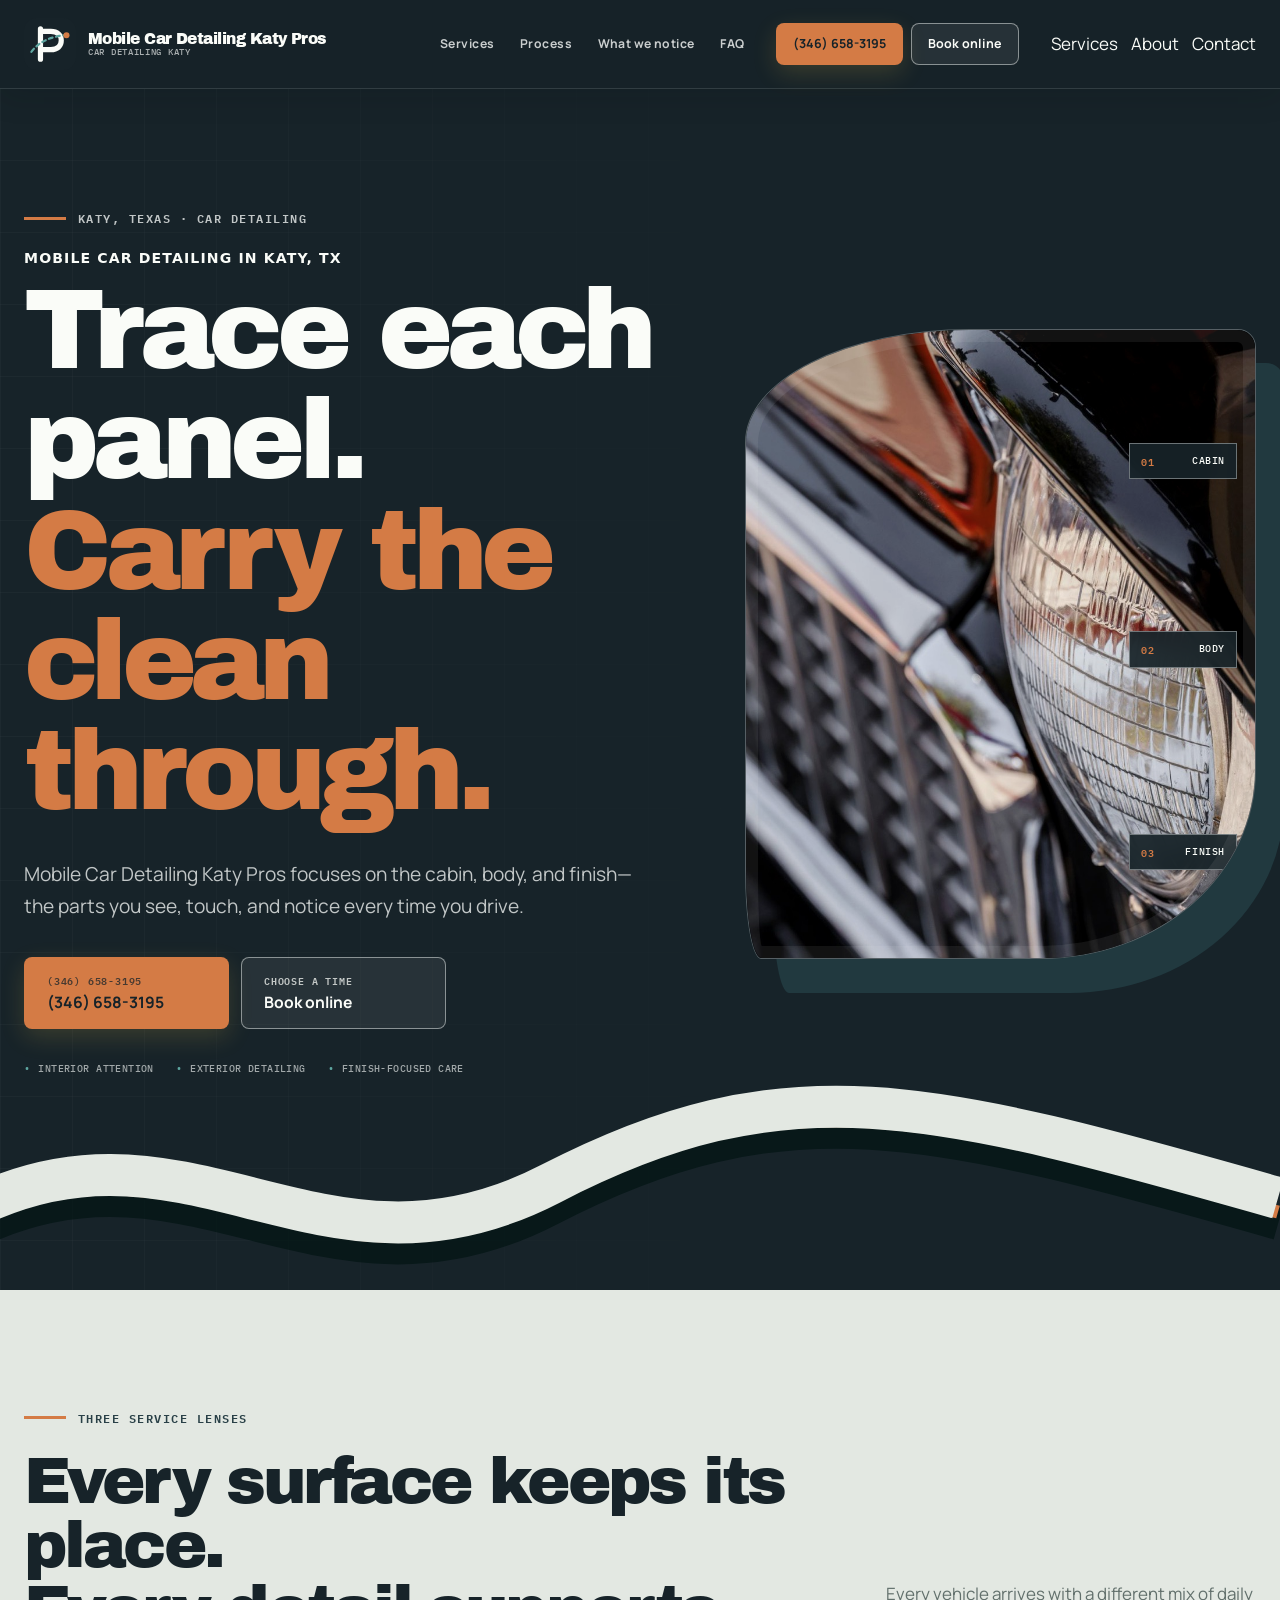
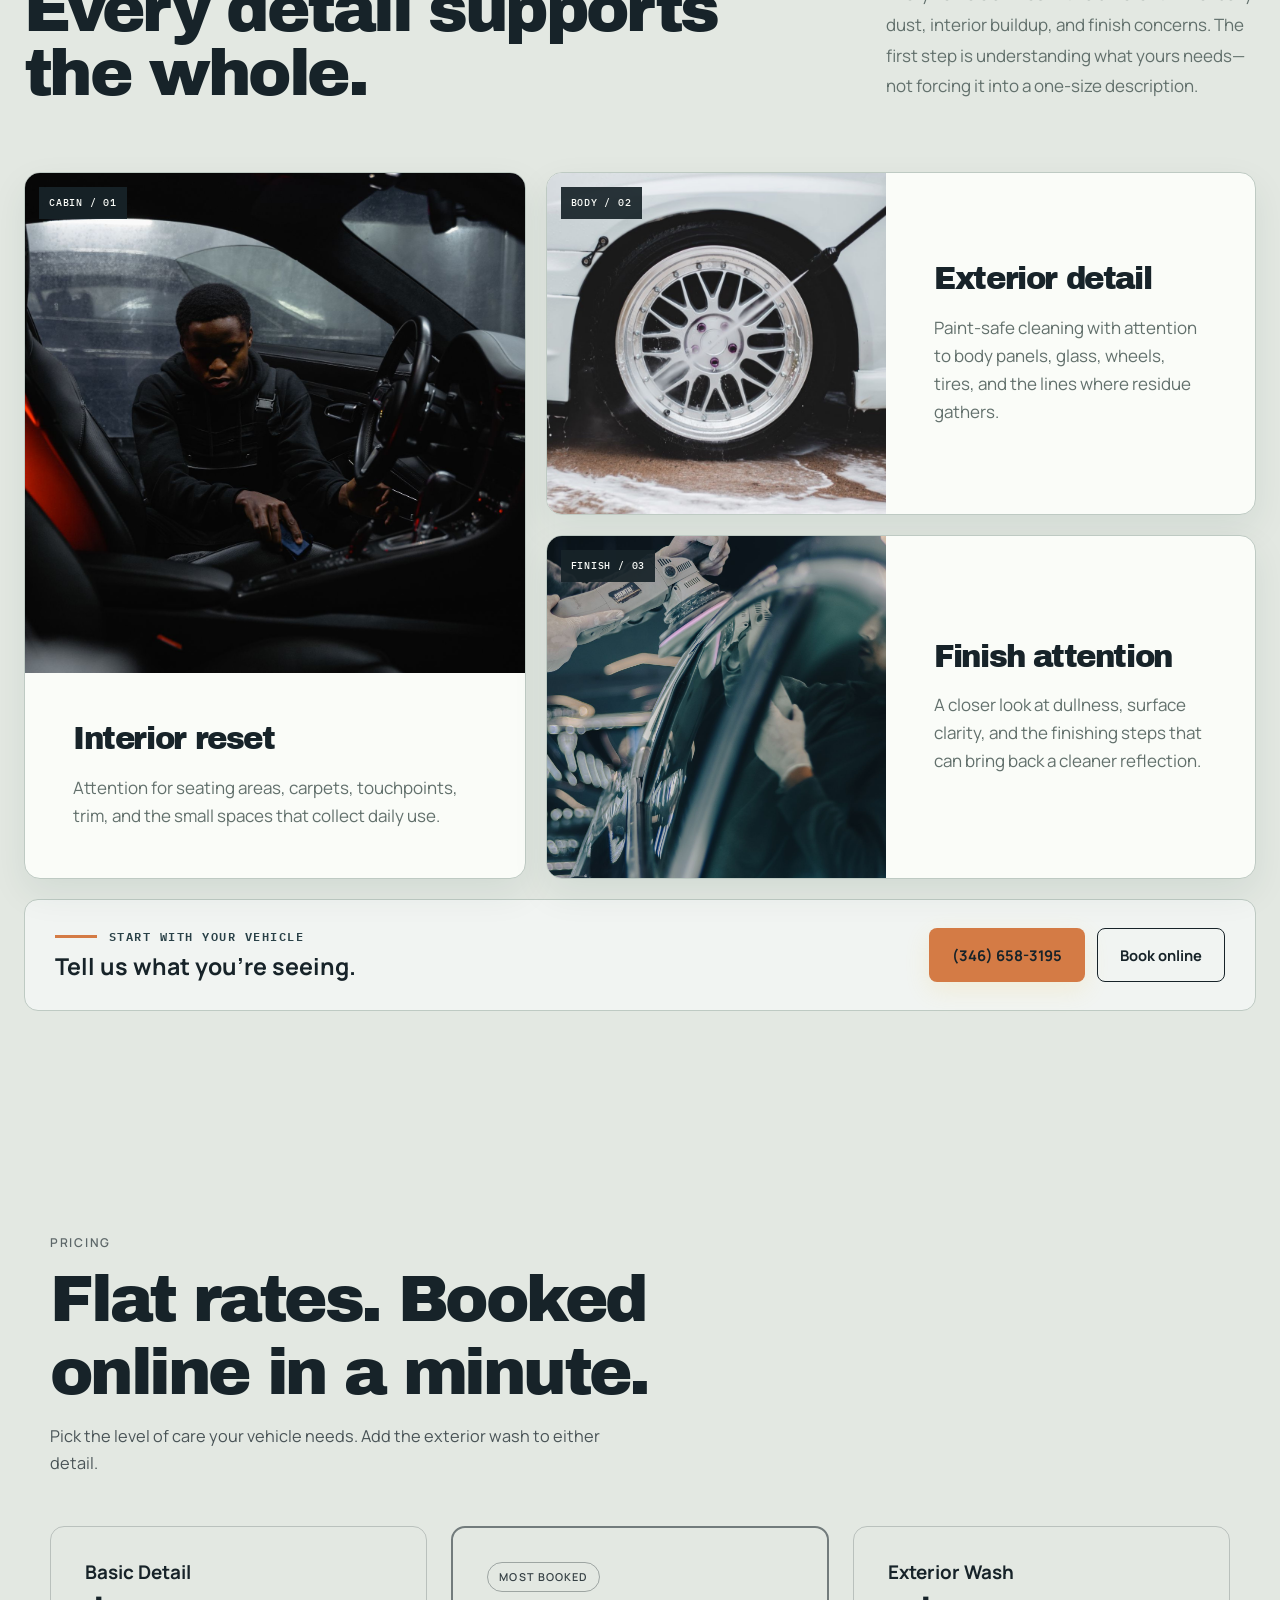
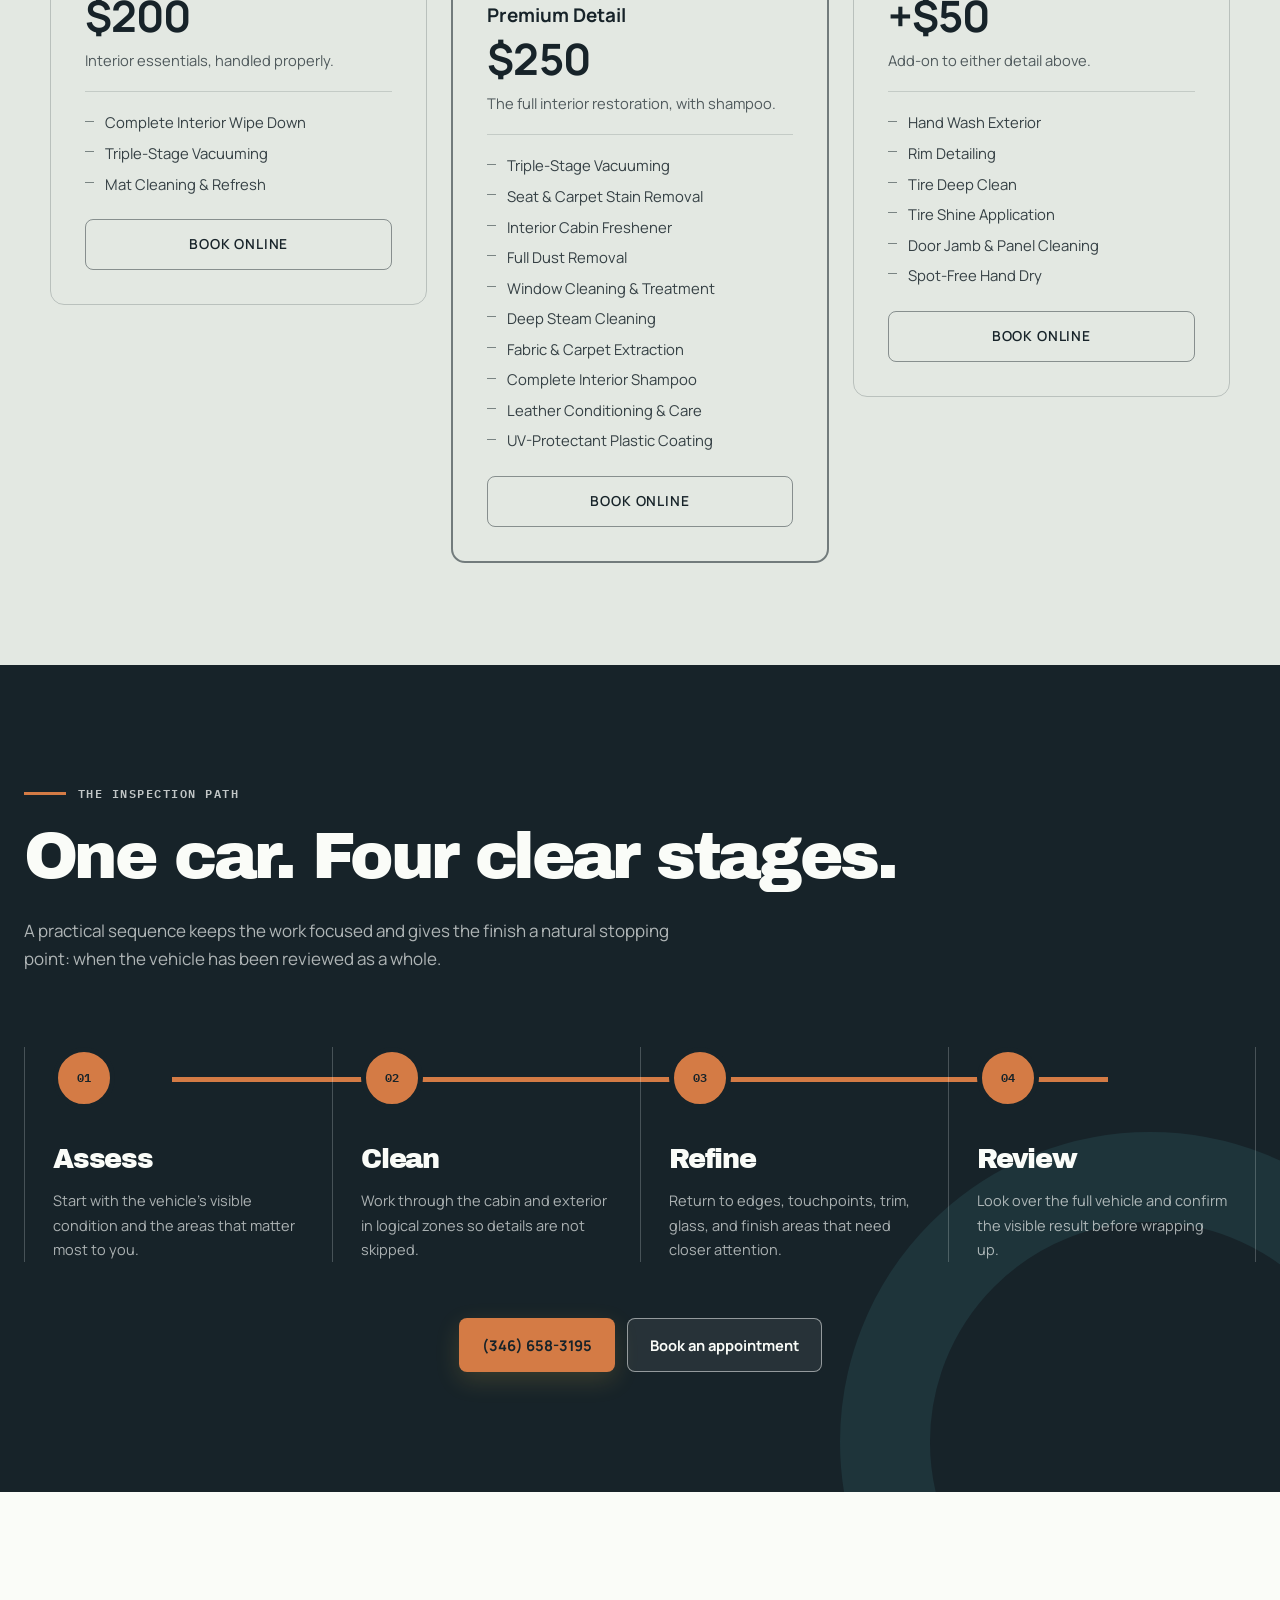
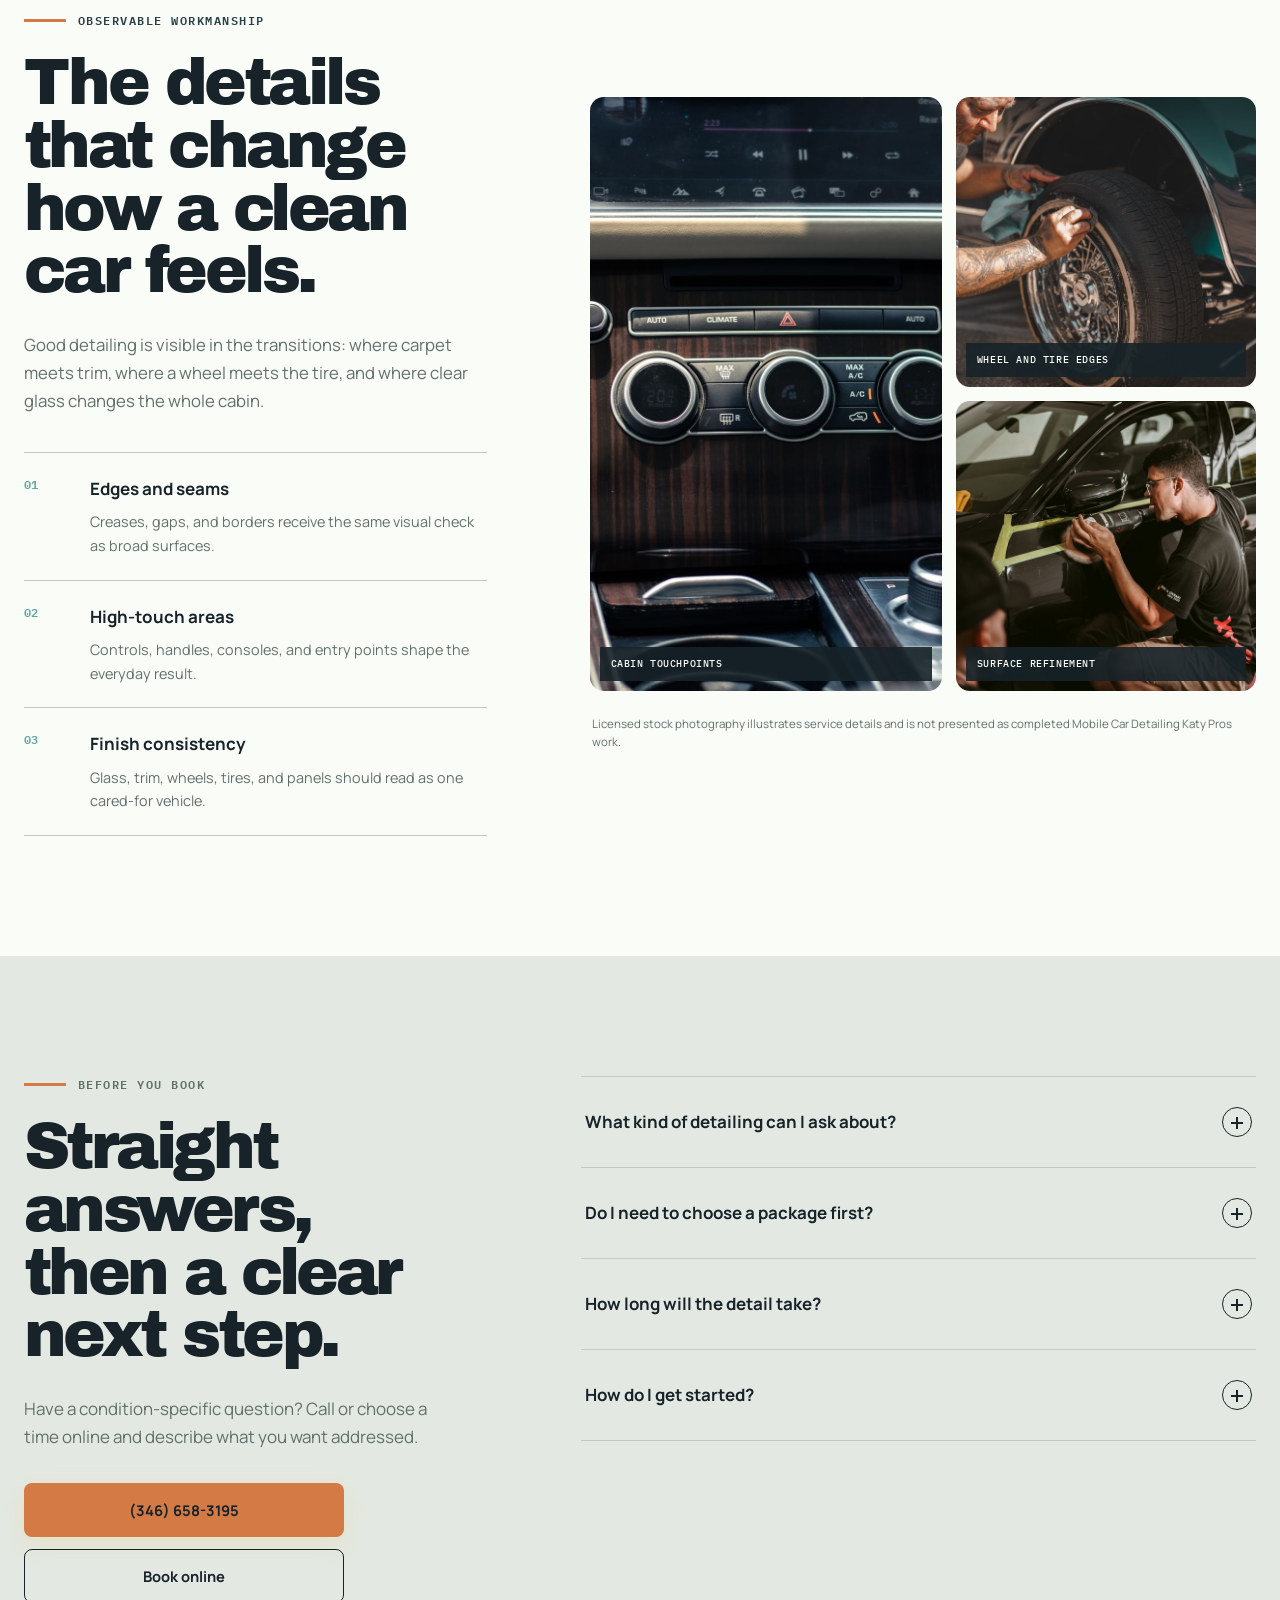
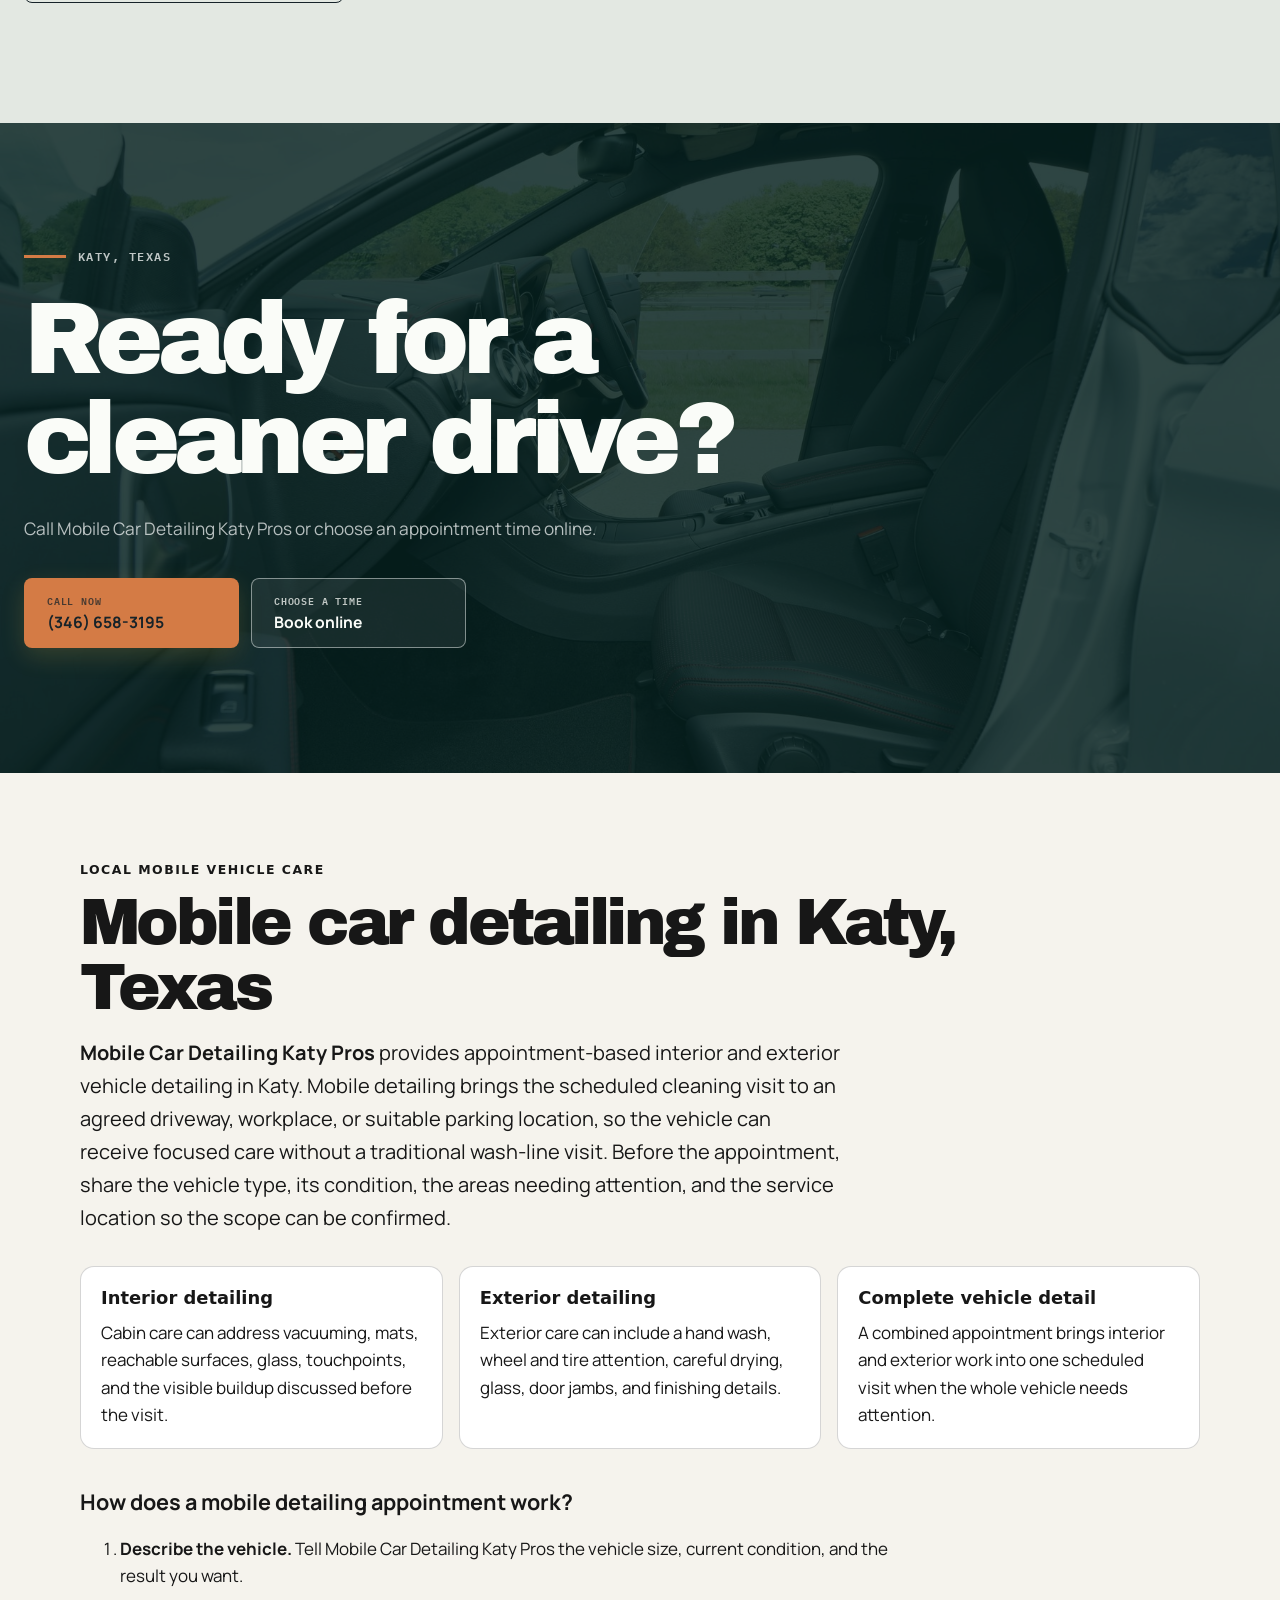
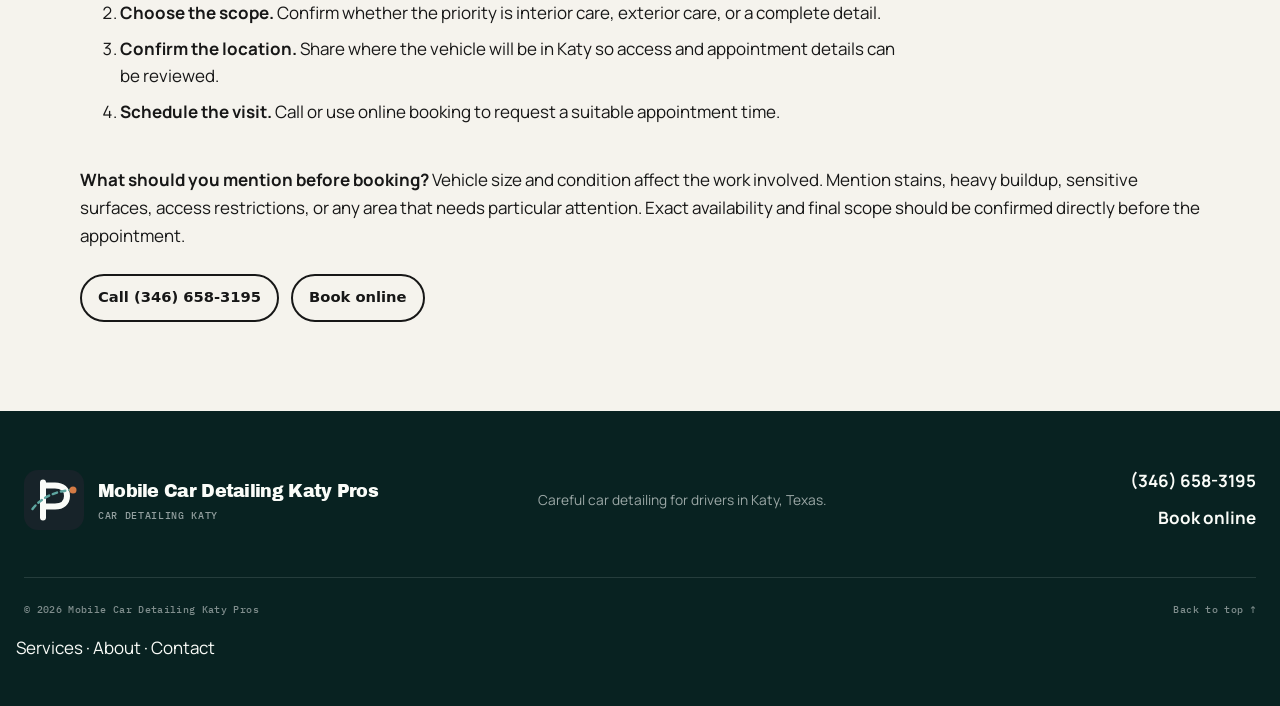
<file: index.html>
<!doctype html>
<html lang="en">
  <head>
    <meta charset="utf-8">
    <meta name="viewport" content="width=device-width, initial-scale=1">
    <title>Mobile Car Detailing in Katy, TX | Mobile Car Detailing Katy Pros</title>
    <meta name="theme-color" content="#11202c">
    <link rel="canonical" href="https://mobilecardetailingkaty.shop/">
    <link rel="icon" href="assets/favicon.svg" type="image/svg+xml">
    <link rel="preload" href="assets/fonts/archivo-black.ttf" as="font" type="font/ttf" crossorigin>
    <link rel="preload" href="assets/hero-foam-car.jpg" as="image">
    <link rel="stylesheet" href="styles.css">
    <script type="application/ld+json">
{
  "@context": "https://schema.org",
  "@type": "AutomotiveBusiness",
  "name": "Mobile Car Detailing Katy Pros",
  "url": "https://mobilecardetailingkaty.shop/",
  "telephone": "+1 346-658-3195",
  "address": {
    "@type": "PostalAddress",
    "streetAddress": "4510 Pitts Rd",
    "addressLocality": "Katy",
    "addressRegion": "TX",
    "postalCode": "77493",
    "addressCountry": "US"
  },
  "description": "Careful interior, exterior, and finish-focused car detailing for drivers in Katy, Texas.",
  "areaServed": {
    "@type": "City",
    "name": "Katy",
    "containedInPlace": {
      "@type": "State",
      "name": "Texas"
    }
  },
  "knowsAbout": [
    "Car detailing",
    "Interior car detailing",
    "Exterior car detailing",
    "Vehicle finish care"
  ],
  "priceRange": "$200-$250",
  "makesOffer": [
    {
      "@type": "Offer",
      "name": "Basic Detail",
      "price": "200",
      "priceCurrency": "USD",
      "availability": "https://schema.org/InStock",
      "itemOffered": {
        "@type": "Service",
        "name": "Basic Detail",
        "description": "Interior essentials: complete interior wipe down, triple-stage vacuuming, and mat cleaning and refresh."
      }
    },
    {
      "@type": "Offer",
      "name": "Premium Detail",
      "price": "250",
      "priceCurrency": "USD",
      "availability": "https://schema.org/InStock",
      "itemOffered": {
        "@type": "Service",
        "name": "Premium Detail",
        "description": "The full interior restoration, including complete interior shampoo, deep steam cleaning, fabric and carpet extraction, and leather conditioning."
      }
    },
    {
      "@type": "Offer",
      "name": "Exterior Wash",
      "price": "50",
      "priceCurrency": "USD",
      "availability": "https://schema.org/InStock",
      "itemOffered": {
        "@type": "Service",
        "name": "Exterior Wash",
        "description": "Add-on exterior wash: hand wash, rim detailing, tire deep clean and shine, door jamb cleaning, and spot-free hand dry."
      }
    }
  ],
  "@id": "https://mobilecardetailingkaty.shop/#business",
  "geo": {
    "@type": "GeoCoordinates",
    "latitude": 29.8154355,
    "longitude": -95.8395116
  },
  "image": "https://mobilecardetailingkaty.shop/assets/hero-foam-car.jpg",
  "contactPoint": {
    "@type": "ContactPoint",
    "telephone": "+1 346-658-3195",
    "contactType": "customer service",
    "areaServed": "US-TX",
    "availableLanguage": "English"
  }
}
    </script>
<!-- SEO-GEO:START -->
  <meta name="description" content="Mobile car detailing in Katy, TX from Mobile Car Detailing Katy Pros, with interior cleaning, exterior hand washing, and complete details. Call or book online.">
  <meta name="robots" content="index, follow, max-image-preview:large, max-snippet:-1, max-video-preview:-1">
  <meta property="og:locale" content="en_US">
  <meta property="og:type" content="website">
  <meta property="og:site_name" content="Mobile Car Detailing Katy Pros">
  <meta property="og:title" content="Mobile Car Detailing in Katy, TX | Mobile Car Detailing Katy Pros">
  <meta property="og:description" content="Mobile car detailing in Katy, TX from Mobile Car Detailing Katy Pros, with interior cleaning, exterior hand washing, and complete details. Call or book online.">
  <meta property="og:url" content="https://mobilecardetailingkaty.shop/">
  <meta property="og:image" content="https://mobilecardetailingkaty.shop/assets/hero-foam-car.jpg">
  <meta name="twitter:image" content="https://mobilecardetailingkaty.shop/assets/hero-foam-car.jpg">
  <meta name="twitter:card" content="summary_large_image">
  <meta name="twitter:title" content="Mobile Car Detailing in Katy, TX | Mobile Car Detailing Katy Pros">
  <meta name="twitter:description" content="Mobile car detailing in Katy, TX from Mobile Car Detailing Katy Pros, with interior cleaning, exterior hand washing, and complete details. Call or book online.">
  <style id="seo-geo-styles">
    .seo-local-intent { display:block; margin:0 0 .55rem; font:700 clamp(.78rem,1.1vw,.95rem)/1.2 system-ui,sans-serif; letter-spacing:.08em; text-transform:uppercase; }
    .seo-geo-section { background:#f5f3ed; color:#171717; padding:clamp(3.5rem,7vw,6.5rem) clamp(1.25rem,5vw,5rem); }
    .seo-geo-inner { width:min(1120px,100%); margin:0 auto; }
    .seo-geo-kicker { margin:0 0 .75rem; font:700 .78rem/1.2 system-ui,sans-serif; letter-spacing:.12em; text-transform:uppercase; }
    .seo-geo-section h2 { max-width:22ch; margin:0 0 1rem; color:inherit; font-size:clamp(2rem,5vw,4rem); line-height:1.02; }
    .seo-geo-answer { max-width:760px; margin:0 0 2rem; font-size:clamp(1.05rem,2vw,1.25rem); line-height:1.65; }
    .seo-geo-grid { display:grid; grid-template-columns:repeat(3,minmax(0,1fr)); gap:1rem; margin:2rem 0; }
    .seo-geo-card { border:1px solid rgba(23,23,23,.18); border-radius:14px; padding:1.25rem; background:#fff; }
    .seo-geo-card h3 { margin:0 0 .6rem; color:inherit; font:700 1.12rem/1.25 system-ui,sans-serif; }
    .seo-geo-card p { margin:0; line-height:1.6; }
    .seo-geo-steps { max-width:820px; margin:2.5rem 0; }
    .seo-geo-steps li { margin:.65rem 0; line-height:1.55; }
    .seo-geo-actions { display:flex; flex-wrap:wrap; gap:.75rem; margin-top:1.5rem; }
    .seo-geo-action { display:inline-flex; align-items:center; min-height:48px; padding:.75rem 1rem; border:2px solid currentColor; border-radius:999px; color:inherit; font:700 .92rem/1 system-ui,sans-serif; text-decoration:none; }
    @media (max-width:760px) { .seo-geo-grid { grid-template-columns:1fr; } }
  </style>
<!-- SEO-GEO:END -->
  <script id="seo-geo-entity-schema" type="application/ld+json">
{
  "@context": "https://schema.org",
  "@graph": [
    {
      "@type": "WebSite",
      "@id": "https://mobilecardetailingkaty.shop/#website",
      "url": "https://mobilecardetailingkaty.shop/",
      "name": "Mobile Car Detailing Katy Pros",
      "inLanguage": "en-US",
      "publisher": {
        "@id": "https://mobilecardetailingkaty.shop/#business"
      }
    },
    {
      "@type": "Service",
      "@id": "https://mobilecardetailingkaty.shop/#mobile-car-detailing",
      "name": "Mobile Car Detailing in Katy, Texas",
      "serviceType": "Mobile car detailing",
      "provider": {
        "@id": "https://mobilecardetailingkaty.shop/#business"
      },
      "areaServed": {
        "@type": "City",
        "name": "Katy",
        "containedInPlace": {
          "@type": "State",
          "name": "Texas"
        }
      },
      "url": "https://mobilecardetailingkaty.shop/#services"
    }
  ]
}
  </script>
<style id="SEO-NEXT-NAV-CSS">.seo-next-nav{display:flex;gap:.8rem;flex-wrap:wrap}.seo-next-footer-nav{padding:1rem}.seo-next-footer-nav a{color:inherit}</style></head>
  <body>
    <a class="skip-link" href="#main-content">Skip to content</a>

    <header class="site-header" data-header>
      <div class="header-inner shell">
        <a class="brand" href="#top" aria-label="Mobile Car Detailing Katy Pros home">
          <img src="assets/logo.svg" width="56" height="56" alt="">
          <span class="brand-copy">
            <strong>Mobile Car Detailing Katy Pros</strong>
            <small>Car Detailing Katy</small>
          </span>
        </a>

        <button class="menu-toggle" type="button" aria-expanded="false" aria-controls="site-nav">
          <span class="menu-toggle-label">Menu</span>
          <span class="menu-icon" aria-hidden="true"><i></i><i></i></span>
        </button>

        <nav class="site-nav" id="site-nav" aria-label="Main navigation">
          <div class="nav-links">
            <a href="#services">Services</a>
            <a href="#process">Process</a>
            <a href="#details">What we notice</a>
            <a href="#questions">FAQ</a>
          </div>
          <div class="nav-actions">
            <a class="button button-call button-small" href="tel:+13466583195" aria-label="Call Mobile Car Detailing Katy Pros at (346) 658-3195">(346) 658-3195</a>
            <a class="button button-book button-small" href="/scheduling">Book online</a>
          </div>
        <!-- SEO-NEXT-NAV:START --><div class="seo-next-nav" aria-label="Expanded site pages"><a href="/services/">Services</a><a href="/about/">About</a><a href="/contact/">Contact</a></div><!-- SEO-NEXT-NAV:END --></nav>
      </div>
    </header>

    <main id="main-content">
      <section class="hero" id="top">
        <div class="hero-grid shell">
          <div class="hero-copy">
            <p class="eyebrow light"><span></span> Katy, Texas · Car detailing</p>
            <h1><span class="seo-local-intent" data-seo-local-intent>Mobile Car Detailing in Katy, TX</span>Trace each panel. <em>Carry the clean through.</em></h1>
            <p class="hero-lede">Mobile Car Detailing Katy Pros focuses on the cabin, body, and finish—the parts you see, touch, and notice every time you drive.</p>
            <div class="action-pair hero-actions">
              <a class="button button-call" href="tel:+13466583195">
                <span>(346) 658-3195</span>
                <strong>(346) 658-3195</strong>
              </a>
              <a class="button button-book" href="/scheduling">
                <span>Choose a time</span>
                <strong>Book online</strong>
              </a>
            </div>
            <div class="hero-notes" aria-label="Service highlights">
              <span>Interior attention</span>
              <span>Exterior detailing</span>
              <span>Finish-focused care</span>
            </div>
          </div>

          <div class="hero-visual" aria-label="Polished vehicle finish under focused light">
            <img src="assets/hero-foam-car.jpg" width="2200" height="3300" alt="A polished vehicle panel reflecting focused light">
            <div class="visual-label label-top"><b>01</b><span>Cabin</span></div>
            <div class="visual-label label-mid"><b>02</b><span>Body</span></div>
            <div class="visual-label label-bottom"><b>03</b><span>Finish</span></div>
          </div>
        </div>

        <svg class="waterline" viewBox="0 0 1600 220" preserveAspectRatio="none" aria-hidden="true">
          <path class="waterline-shadow" d="M-30 152 C260 18 425 238 720 116 S1190 30 1630 130"></path>
          <path class="waterline-sun" d="M-30 140 C260 6 425 226 720 104 S1190 18 1630 118"></path>
          <path class="waterline-glint" d="M-30 126 C260 -8 425 212 720 90 S1190 4 1630 104"></path>
        </svg>
      </section>

      <section class="services section" id="services">
        <div class="shell">
          <div class="section-heading split-heading">
            <div>
              <p class="eyebrow"><span></span> Three service lenses</p>
              <h2>Every surface keeps its place.<br>Every detail supports the whole.</h2>
            </div>
            <p>Every vehicle arrives with a different mix of daily dust, interior buildup, and finish concerns. The first step is understanding what yours needs—not forcing it into a one-size description.</p>
          </div>

          <div class="service-grid">
            <article class="service-card service-card-tall">
              <div class="service-photo">
                <img src="assets/clean-interior.jpg" width="1800" height="1200" loading="lazy" alt="Clean black vehicle seats and center console">
                <span class="photo-code">CABIN / 01</span>
              </div>
              <div class="service-copy">
                <h3>Interior reset</h3>
                <p>Attention for seating areas, carpets, touchpoints, trim, and the small spaces that collect daily use.</p>
              </div>
            </article>

            <article class="service-card">
              <div class="service-photo">
                <img src="assets/wheel-suds.jpg" width="1800" height="1200" loading="lazy" alt="A wheel being cleaned by hand with soap suds">
                <span class="photo-code">BODY / 02</span>
              </div>
              <div class="service-copy">
                <h3>Exterior detail</h3>
                <p>Paint-safe cleaning with attention to body panels, glass, wheels, tires, and the lines where residue gathers.</p>
              </div>
            </article>

            <article class="service-card service-card-wide">
              <div class="service-photo">
                <img src="assets/polish-closeup.jpg" width="1800" height="1200" loading="lazy" alt="A polishing machine moving across a dark vehicle panel">
                <span class="photo-code">FINISH / 03</span>
              </div>
              <div class="service-copy">
                <h3>Finish attention</h3>
                <p>A closer look at dullness, surface clarity, and the finishing steps that can bring back a cleaner reflection.</p>
              </div>
            </article>
          </div>

          <div class="service-contact contact-strip">
            <div>
              <p class="eyebrow"><span></span> Start with your vehicle</p>
              <h3>Tell us what you’re seeing.</h3>
            </div>
            <div class="action-pair compact-actions">
              <a class="button button-call" href="tel:+13466583195">(346) 658-3195</a>
              <a class="button button-book dark-book" href="/scheduling">Book online</a>
            </div>
          </div>
        </div>
      </section>

    <section class="rates" id="pricing" aria-labelledby="pricing-title">
      <div class="rates-shell">
        <div class="rates-head">
          <p class="rates-eyebrow">Pricing</p>
          <h2 id="pricing-title">Flat rates. Booked online in a minute.</h2>
          <p class="rates-intro">Pick the level of care your vehicle needs. Add the exterior wash to either detail.</p>
        </div>

        <div class="rate-grid">
          <article class="rate-card">
            <h3>Basic Detail</h3>
            <p class="rate-figure">$200</p>
            <p class="rate-note">Interior essentials, handled properly.</p>
            <ul class="rate-list">
              <li>Complete Interior Wipe Down</li>
              <li>Triple-Stage Vacuuming</li>
              <li>Mat Cleaning &amp; Refresh</li>
            </ul>
            <a class="rate-cta" href="/scheduling" target="_blank" rel="noopener">Book Online</a>
          </article>
          <article class="rate-card rate-card-featured">
            <span class="rate-badge">Most booked</span>
            <h3>Premium Detail</h3>
            <p class="rate-figure">$250</p>
            <p class="rate-note">The full interior restoration, with shampoo.</p>
            <ul class="rate-list">
              <li>Triple-Stage Vacuuming</li>
              <li>Seat &amp; Carpet Stain Removal</li>
              <li>Interior Cabin Freshener</li>
              <li>Full Dust Removal</li>
              <li>Window Cleaning &amp; Treatment</li>
              <li>Deep Steam Cleaning</li>
              <li>Fabric &amp; Carpet Extraction</li>
              <li>Complete Interior Shampoo</li>
              <li>Leather Conditioning &amp; Care</li>
              <li>UV-Protectant Plastic Coating</li>
            </ul>
            <a class="rate-cta" href="/scheduling" target="_blank" rel="noopener">Book Online</a>
          </article>
          <article class="rate-card">
            <h3>Exterior Wash</h3>
            <p class="rate-figure">+$50</p>
            <p class="rate-note">Add-on to either detail above.</p>
            <ul class="rate-list">
              <li>Hand Wash Exterior</li>
              <li>Rim Detailing</li>
              <li>Tire Deep Clean</li>
              <li>Tire Shine Application</li>
              <li>Door Jamb &amp; Panel Cleaning</li>
              <li>Spot-Free Hand Dry</li>
            </ul>
            <a class="rate-cta" href="/scheduling" target="_blank" rel="noopener">Book Online</a>
          </article>
        </div>
      </div>
    </section>


      <section class="process section" id="process">
        <div class="shell">
          <div class="process-intro">
            <p class="eyebrow light"><span></span> The inspection path</p>
            <h2>One car. Four clear stages.</h2>
            <p>A practical sequence keeps the work focused and gives the finish a natural stopping point: when the vehicle has been reviewed as a whole.</p>
          </div>

          <ol class="process-track">
            <li>
              <span class="step-number">01</span>
              <div><h3>Assess</h3><p>Start with the vehicle’s visible condition and the areas that matter most to you.</p></div>
            </li>
            <li>
              <span class="step-number">02</span>
              <div><h3>Clean</h3><p>Work through the cabin and exterior in logical zones so details are not skipped.</p></div>
            </li>
            <li>
              <span class="step-number">03</span>
              <div><h3>Refine</h3><p>Return to edges, touchpoints, trim, glass, and finish areas that need closer attention.</p></div>
            </li>
            <li>
              <span class="step-number">04</span>
              <div><h3>Review</h3><p>Look over the full vehicle and confirm the visible result before wrapping up.</p></div>
            </li>
          </ol>

          <div class="process-actions action-pair">
            <a class="button button-call" href="tel:+13466583195">(346) 658-3195</a>
            <a class="button button-book button-book-light" href="/scheduling">Book an appointment</a>
          </div>
        </div>
      </section>

      <section class="details section" id="details">
        <div class="shell details-grid">
          <div class="details-copy">
            <p class="eyebrow"><span></span> Observable workmanship</p>
            <h2>The details that change how a clean car feels.</h2>
            <p class="details-lede">Good detailing is visible in the transitions: where carpet meets trim, where a wheel meets the tire, and where clear glass changes the whole cabin.</p>
            <ul class="inspection-list">
              <li><span>01</span><div><strong>Edges and seams</strong><p>Creases, gaps, and borders receive the same visual check as broad surfaces.</p></div></li>
              <li><span>02</span><div><strong>High-touch areas</strong><p>Controls, handles, consoles, and entry points shape the everyday result.</p></div></li>
              <li><span>03</span><div><strong>Finish consistency</strong><p>Glass, trim, wheels, tires, and panels should read as one cared-for vehicle.</p></div></li>
            </ul>
          </div>

          <div class="detail-gallery" aria-label="Car detailing service illustrations">
            <figure class="gallery-main">
              <img src="assets/dashboard-detail.jpg" width="1800" height="1200" loading="lazy" alt="Close view of a vehicle dashboard and steering wheel">
              <figcaption>Cabin touchpoints</figcaption>
            </figure>
            <figure>
              <img src="assets/wheel-detail.jpg" width="1800" height="1200" loading="lazy" alt="A vehicle wheel being cleaned with detailing tools">
              <figcaption>Wheel and tire edges</figcaption>
            </figure>
            <figure>
              <img src="assets/polishing-work.jpg" width="1800" height="1200" loading="lazy" alt="A detailer polishing the side panel of a vehicle">
              <figcaption>Surface refinement</figcaption>
            </figure>
            <p class="stock-note">Licensed stock photography illustrates service details and is not presented as completed Mobile Car Detailing Katy Pros work.</p>
          </div>
        </div>
      </section>

      <section class="questions section" id="questions">
        <div class="shell questions-grid">
          <div class="questions-intro">
            <p class="eyebrow"><span></span> Before you book</p>
            <h2>Straight answers, then a clear next step.</h2>
            <p>Have a condition-specific question? Call or choose a time online and describe what you want addressed.</p>
            <div class="action-pair stacked-actions">
              <a class="button button-call" href="tel:+13466583195">(346) 658-3195</a>
              <a class="button button-book dark-book" href="/scheduling">Book online</a>
            </div>
          </div>

          <div class="faq-list">
            <details>
              <summary>What kind of detailing can I ask about?<span aria-hidden="true"></span></summary>
              <p>Ask about interior cleaning, exterior detailing, wheel and tire attention, or finish-focused care. Vehicle condition varies, so confirm the right scope when you call or book.</p>
            </details>
            <details>
              <summary>Do I need to choose a package first?<span aria-hidden="true"></span></summary>
              <p>No. Start with what you notice about the vehicle and what you want improved. The appropriate service scope can be discussed from there.</p>
            </details>
            <details>
              <summary>How long will the detail take?<span aria-hidden="true"></span></summary>
              <p>Timing depends on vehicle size, condition, and the agreed scope. Ask about timing for your specific vehicle when you call or book online.</p>
            </details>
            <details>
              <summary>How do I get started?<span aria-hidden="true"></span></summary>
              <p>Call Mobile Car Detailing Katy Pros at (346) 658-3195 or use the online appointment link. Both paths let you start with your vehicle and what it needs.</p>
            </details>
          </div>
        </div>
      </section>

      <section class="final-cta" id="contact">
        <div class="final-photo" aria-hidden="true">
          <img src="assets/interior-finish.jpg" width="1800" height="1196" loading="lazy" alt="">
        </div>
        <div class="shell final-inner">
          <p class="eyebrow light"><span></span> Katy, Texas</p>
          <h2>Ready for a cleaner drive?</h2>
          <p>Call Mobile Car Detailing Katy Pros or choose an appointment time online.</p>
          <div class="action-pair final-actions">
            <a class="button button-call" href="tel:+13466583195"><span>Call now</span><strong>(346) 658-3195</strong></a>
            <a class="button button-book" href="/scheduling"><span>Choose a time</span><strong>Book online</strong></a>
          </div>
        </div>
      </section>
    <!-- SEO-GEO-LOCAL:START -->
    <section class="seo-geo-section" id="local-detailing" aria-labelledby="local-detailing-title">
      <div class="seo-geo-inner">
        <p class="seo-geo-kicker">Local mobile vehicle care</p>
        <h2 id="local-detailing-title">Mobile car detailing in Katy, Texas</h2>
        <p class="seo-geo-answer"><strong>Mobile Car Detailing Katy Pros</strong> provides appointment-based interior and exterior vehicle detailing in Katy. Mobile detailing brings the scheduled cleaning visit to an agreed driveway, workplace, or suitable parking location, so the vehicle can receive focused care without a traditional wash-line visit. Before the appointment, share the vehicle type, its condition, the areas needing attention, and the service location so the scope can be confirmed.</p>

        <div class="seo-geo-grid" aria-label="Available detailing options">
          <article class="seo-geo-card">
            <h3>Interior detailing</h3>
            <p>Cabin care can address vacuuming, mats, reachable surfaces, glass, touchpoints, and the visible buildup discussed before the visit.</p>
          </article>
          <article class="seo-geo-card">
            <h3>Exterior detailing</h3>
            <p>Exterior care can include a hand wash, wheel and tire attention, careful drying, glass, door jambs, and finishing details.</p>
          </article>
          <article class="seo-geo-card">
            <h3>Complete vehicle detail</h3>
            <p>A combined appointment brings interior and exterior work into one scheduled visit when the whole vehicle needs attention.</p>
          </article>
        </div>

        <div class="seo-geo-steps">
          <h3>How does a mobile detailing appointment work?</h3>
          <ol>
            <li><strong>Describe the vehicle.</strong> Tell Mobile Car Detailing Katy Pros the vehicle size, current condition, and the result you want.</li>
            <li><strong>Choose the scope.</strong> Confirm whether the priority is interior care, exterior care, or a complete detail.</li>
            <li><strong>Confirm the location.</strong> Share where the vehicle will be in Katy so access and appointment details can be reviewed.</li>
            <li><strong>Schedule the visit.</strong> Call or use online booking to request a suitable appointment time.</li>
          </ol>
        </div>

        <p><strong>What should you mention before booking?</strong> Vehicle size and condition affect the work involved. Mention stains, heavy buildup, sensitive surfaces, access restrictions, or any area that needs particular attention. Exact availability and final scope should be confirmed directly before the appointment.</p>
        <div class="seo-geo-actions">
          <a class="seo-geo-action" href="tel:+13466583195">Call (346) 658-3195</a>
          <a class="seo-geo-action" href="/scheduling" target="_blank" rel="noopener">Book online</a>
        </div>
      </div>
    </section>
<!-- SEO-GEO-LOCAL:END -->
  </main>

    <footer class="site-footer">
      <div class="shell footer-grid">
        <div class="footer-brand">
          <img src="assets/logo.svg" width="64" height="64" alt="">
          <div><strong>Mobile Car Detailing Katy Pros</strong><span>Car Detailing Katy</span></div>
        </div>
        <p>Careful car detailing for drivers in Katy, Texas.</p>
        <div class="footer-actions">
          <a href="tel:+13466583195">(346) 658-3195</a>
          <a href="/scheduling">Book online</a>
        </div>
      </div>
      <div class="shell footer-bottom">
        <span>© <span data-year>2026</span> Mobile Car Detailing Katy Pros</span>
        <a href="#top">Back to top ↑</a>
      </div>
    <!-- SEO-NEXT-NAV:START --><nav class="seo-next-footer-nav" aria-label="Expanded footer navigation"><a href="/services/">Services</a> · <a href="/about/">About</a> · <a href="/contact/">Contact</a></nav><!-- SEO-NEXT-NAV:END --></footer>

    <div class="mobile-sticky" aria-label="Contact options">
      <a class="sticky-call" href="tel:+13466583195"><span>Call</span><strong>(346) 658-3195</strong></a>
      <a class="sticky-book" href="/scheduling"><span>Book</span><strong>Online</strong></a>
    </div>

    <script src="script.js" defer></script>
  </body>
</html>
</file>
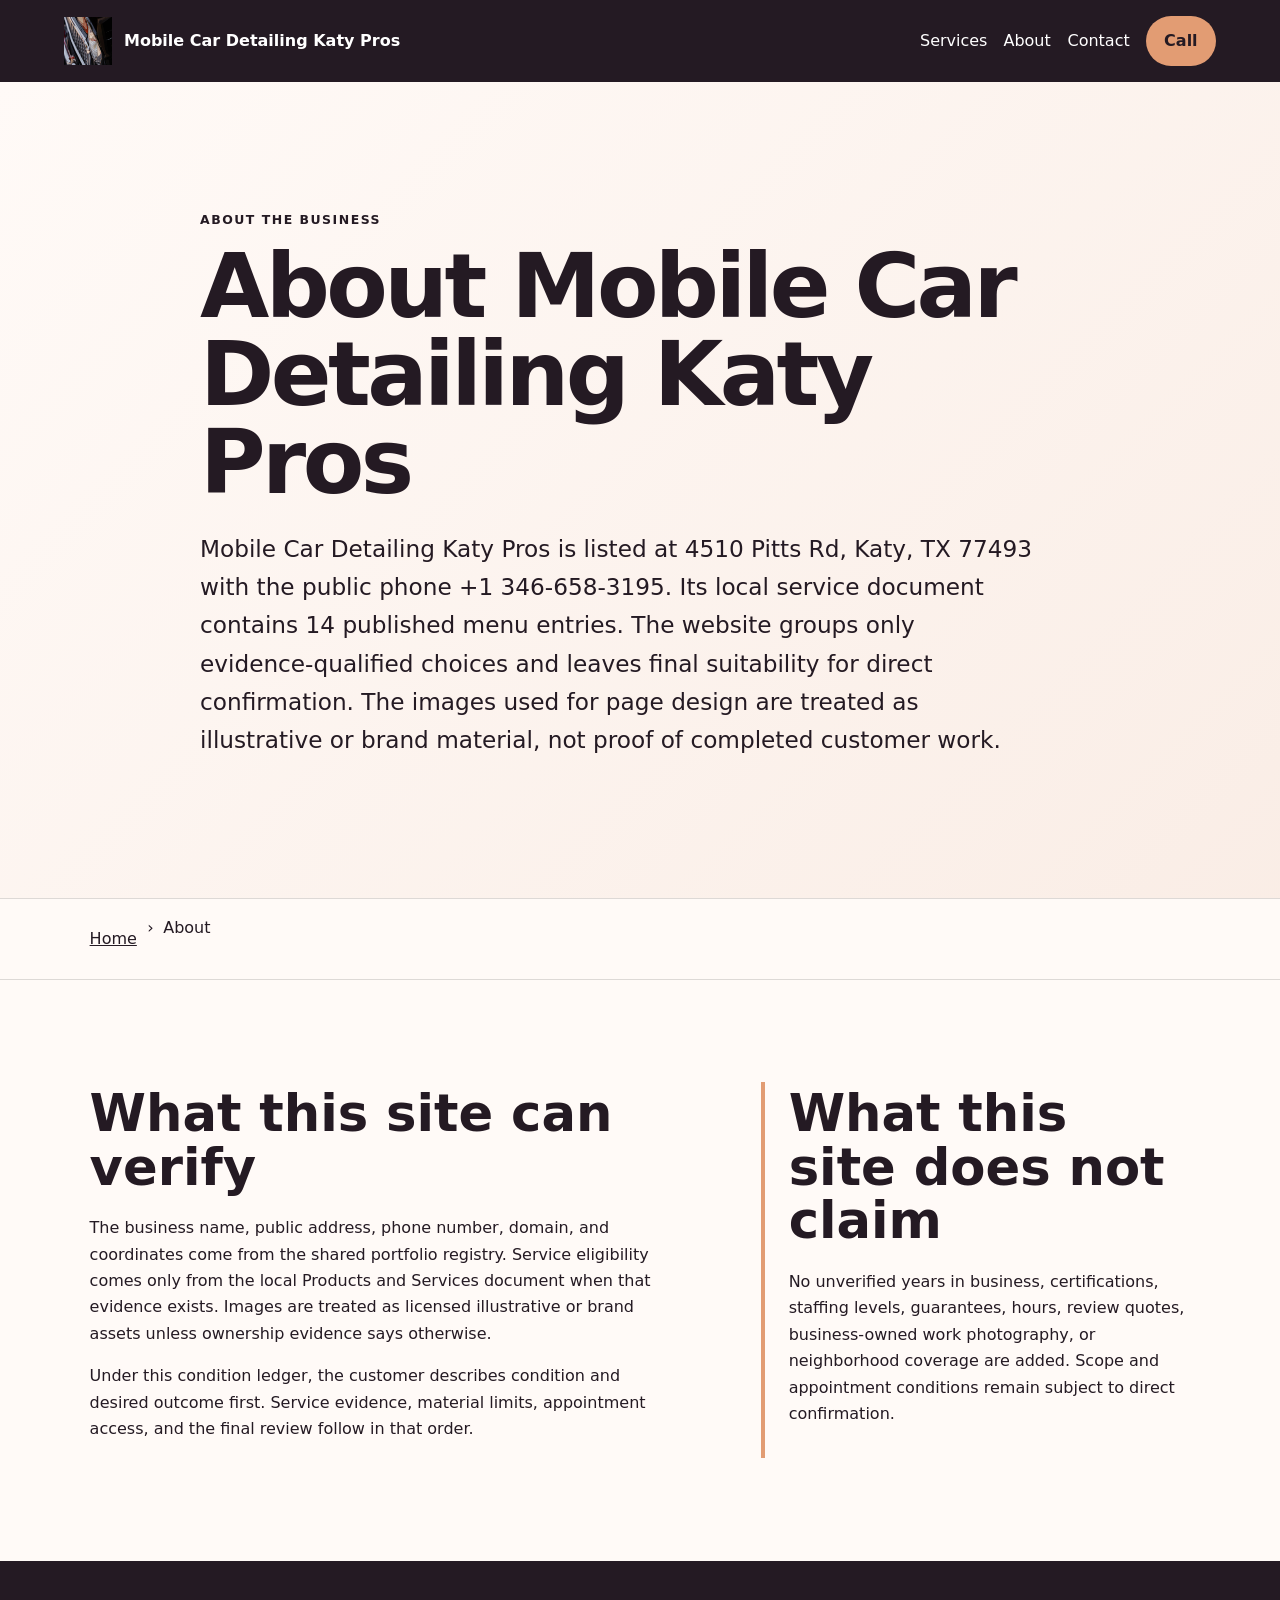
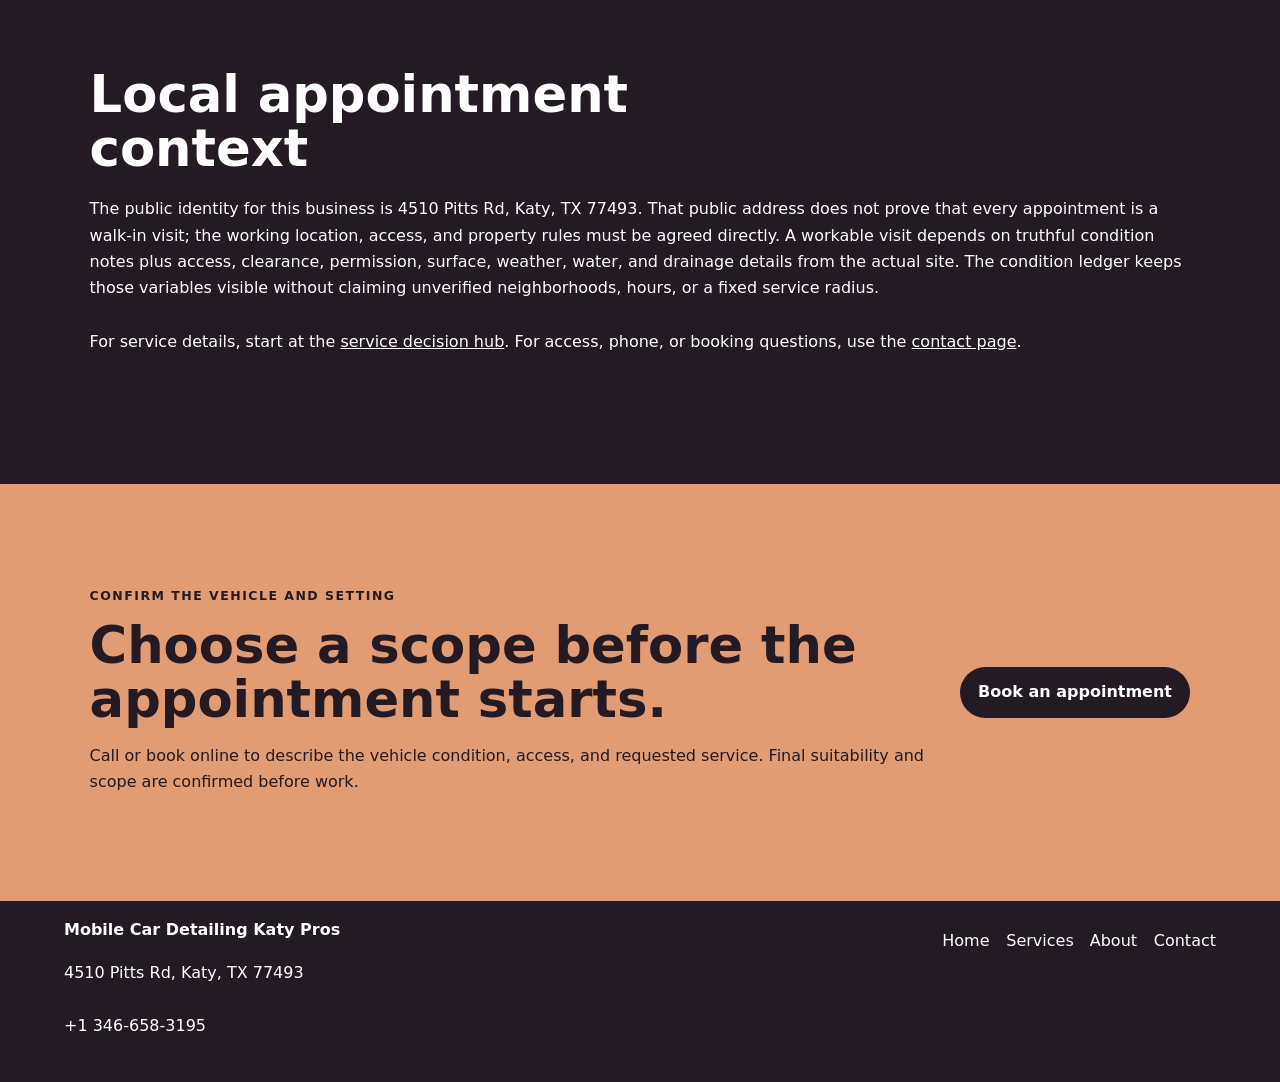
<file: about/index.html>
<!doctype html>
<html lang="en"><head>
  <meta charset="utf-8"><meta name="viewport" content="width=device-width,initial-scale=1">
  <title>About Mobile Car Detailing Katy Pros | Katy, TX</title>
  <meta name="description" content="Verified identity, evidence boundaries, and appointment-planning approach for Mobile Car Detailing Katy Pros in Katy, TX.">
  <meta name="robots" content="index, follow, max-image-preview:large, max-snippet:-1">
  <link rel="canonical" href="https://mobilecardetailingkaty.shop/about/">
  <meta property="og:type" content="website"><meta property="og:title" content="About Mobile Car Detailing Katy Pros | Katy, TX">
  <meta property="og:description" content="Verified identity, evidence boundaries, and appointment-planning approach for Mobile Car Detailing Katy Pros in Katy, TX."><meta property="og:url" content="https://mobilecardetailingkaty.shop/about/">
  <meta property="og:image" content="https://mobilecardetailingkaty.shop/assets/hero-foam-car.jpg"><meta name="twitter:card" content="summary_large_image">
  <link rel="icon" href="/assets/favicon.svg"><link rel="stylesheet" href="/seo-pages.css"><script type="application/ld+json">{
  "@context": "https://schema.org",
  "@graph": [
    {
      "@type": "BreadcrumbList",
      "@id": "https://mobilecardetailingkaty.shop/about/#breadcrumb",
      "itemListElement": [
        {
          "@type": "ListItem",
          "position": 1,
          "name": "Home",
          "item": "https://mobilecardetailingkaty.shop/"
        },
        {
          "@type": "ListItem",
          "position": 2,
          "name": "About Mobile Car Detailing Katy Pros | Katy, TX",
          "item": "https://mobilecardetailingkaty.shop/about/"
        }
      ]
    },
    {
      "@type": "WebPage",
      "@id": "https://mobilecardetailingkaty.shop/about/#webpage",
      "url": "https://mobilecardetailingkaty.shop/about/",
      "name": "About Mobile Car Detailing Katy Pros | Katy, TX",
      "description": "Verified identity, evidence boundaries, and appointment-planning approach for Mobile Car Detailing Katy Pros in Katy, TX.",
      "breadcrumb": {
        "@id": "https://mobilecardetailingkaty.shop/about/#breadcrumb"
      },
      "isPartOf": {
        "@id": "https://mobilecardetailingkaty.shop/#website"
      },
      "about": {
        "@id": "https://mobilecardetailingkaty.shop/#business"
      }
    },
    {
      "@type": "ImageObject",
      "@id": "https://mobilecardetailingkaty.shop/about/#primaryimage",
      "contentUrl": "https://mobilecardetailingkaty.shop/assets/hero-foam-car.jpg",
      "caption": "Illustrative detailing artwork for Mobile Car Detailing Katy Pros",
      "representativeOfPage": true
    }
  ]
}</script>
</head><body style="--pilot-accent:#e29c73;--pilot-dark:#241a23;--pilot-paper:#fffaf7">
<a class="skip-link" href="#content">Skip to content</a>
<header class="pilot-header"><a class="pilot-brand" href="/"><img src="/assets/hero-foam-car.jpg" width="48" height="48" alt=""><span>Mobile Car Detailing Katy Pros</span></a>
<nav aria-label="Primary navigation"><a href="/services/">Services</a><a href="/about/">About</a><a href="/contact/">Contact</a><a class="pilot-call" href="tel:+13466583195">Call</a></nav></header>
<main id="content"><section class="pilot-hero text-only"><div><p class="eyebrow">About the business</p><h1>About Mobile Car Detailing Katy Pros</h1><p class="pilot-answer">Mobile Car Detailing Katy Pros is listed at 4510 Pitts Rd, Katy, TX 77493 with the public phone +1 346-658-3195. Its local service document contains 14 published menu entries. The website groups only evidence-qualified choices and leaves final suitability for direct confirmation. The images used for page design are treated as illustrative or brand material, not proof of completed customer work.</p></div></section><nav class="breadcrumbs" aria-label="Breadcrumb"><a href="/">Home</a><span>›</span><span>About</span></nav>
<section class="pilot-section pilot-grid"><div><h2>What this site can verify</h2><p>The business name, public address, phone number, domain, and coordinates come from the shared portfolio registry. Service eligibility comes only from the local Products and Services document when that evidence exists. Images are treated as licensed illustrative or brand assets unless ownership evidence says otherwise.</p><p>Under this condition ledger, the customer describes condition and desired outcome first. Service evidence, material limits, appointment access, and the final review follow in that order.</p></div><aside><h2>What this site does not claim</h2><p>No unverified years in business, certifications, staffing levels, guarantees, hours, review quotes, business-owned work photography, or neighborhood coverage are added. Scope and appointment conditions remain subject to direct confirmation.</p></aside></section>
<section class="pilot-section tone"><h2>Local appointment context</h2><p>The public identity for this business is 4510 Pitts Rd, Katy, TX 77493. That public address does not prove that every appointment is a walk-in visit; the working location, access, and property rules must be agreed directly. A workable visit depends on truthful condition notes plus access, clearance, permission, surface, weather, water, and drainage details from the actual site. The condition ledger keeps those variables visible without claiming unverified neighborhoods, hours, or a fixed service radius.</p><p>For service details, start at the <a href="/services/">service decision hub</a>. For access, phone, or booking questions, use the <a href="/contact/">contact page</a>.</p></section>
<section class="pilot-cta"><div><p class="eyebrow">Confirm the vehicle and setting</p><h2>Choose a scope before the appointment starts.</h2><p>Call or book online to describe the vehicle condition, access, and requested service. Final suitability and scope are confirmed before work.</p></div><a class="pilot-button" href="/scheduling">Book an appointment</a></section>
</main><footer class="pilot-footer"><div><strong>Mobile Car Detailing Katy Pros</strong><p>4510 Pitts Rd, Katy, TX 77493</p><p><a href="tel:+13466583195">+1 346-658-3195</a></p></div><nav aria-label="Footer navigation"><a href="/">Home</a><a href="/services/">Services</a><a href="/about/">About</a><a href="/contact/">Contact</a></nav></footer>
</body></html>
</file>
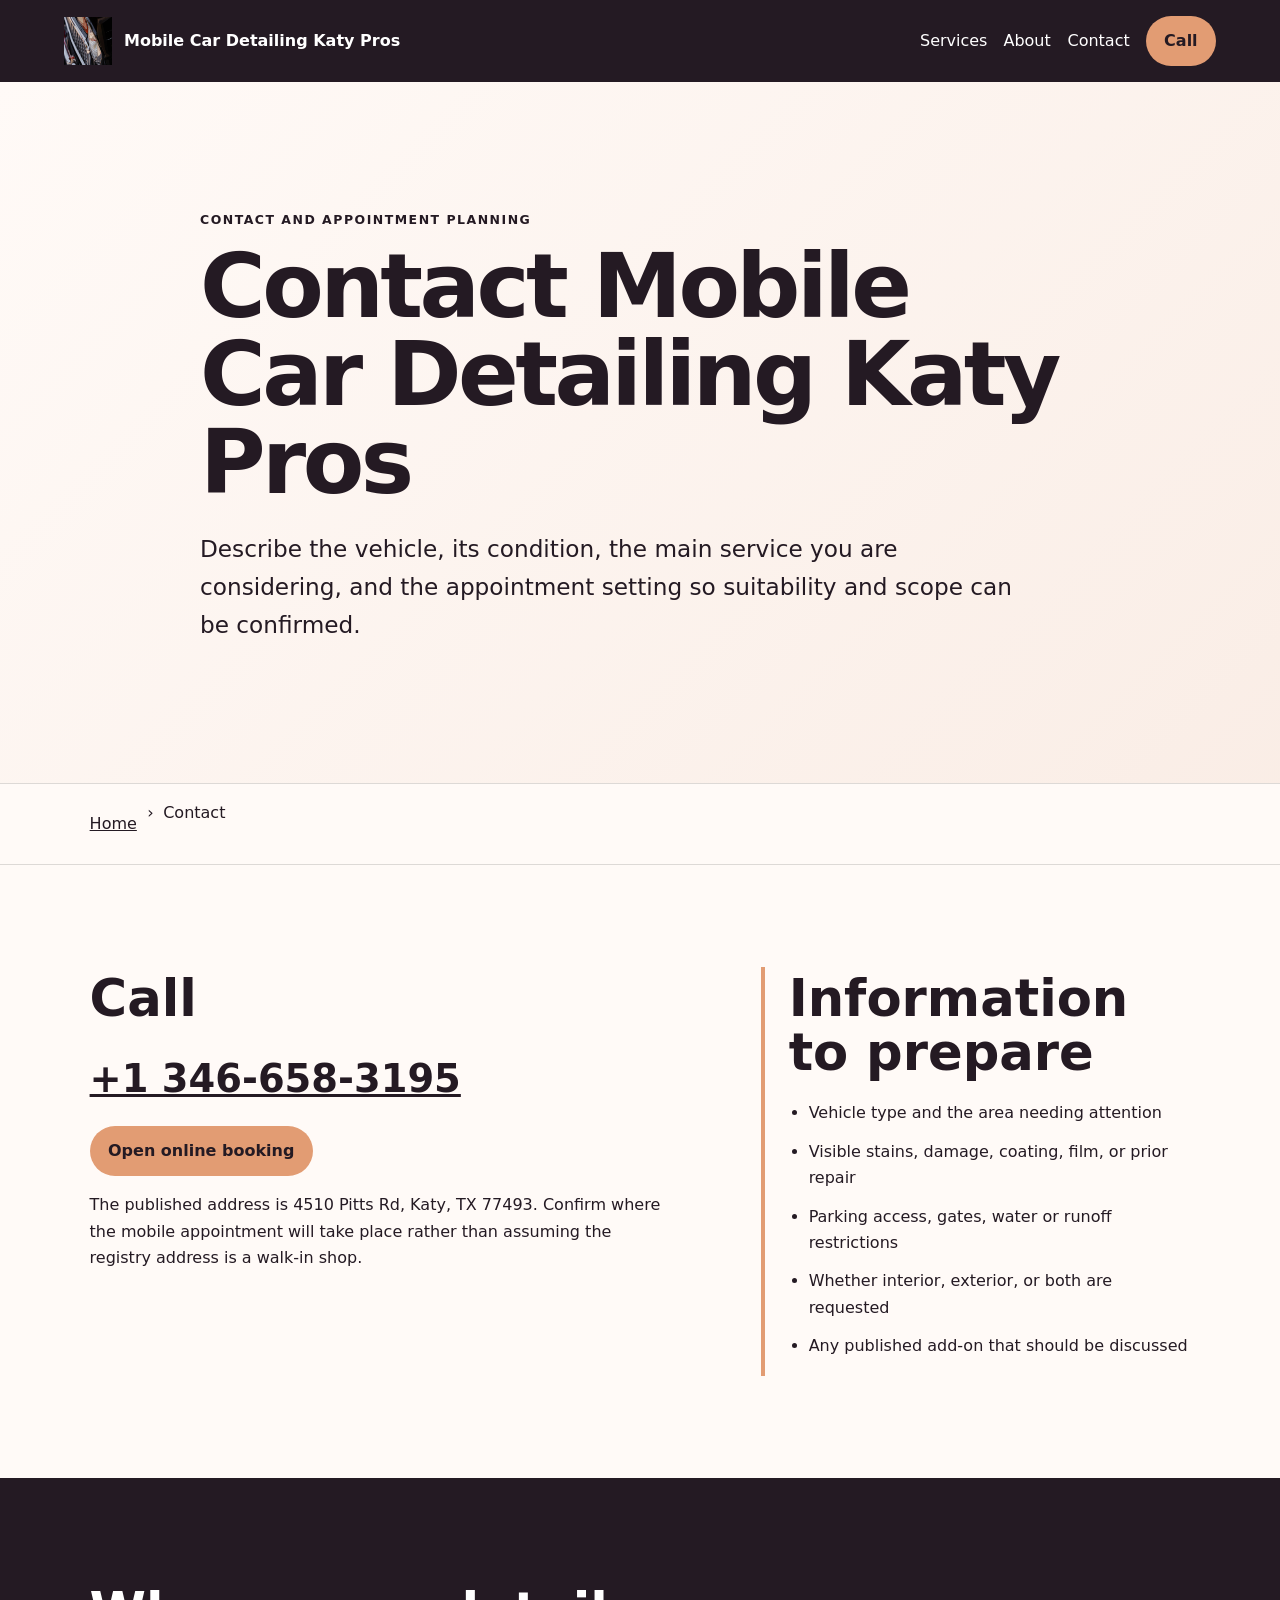
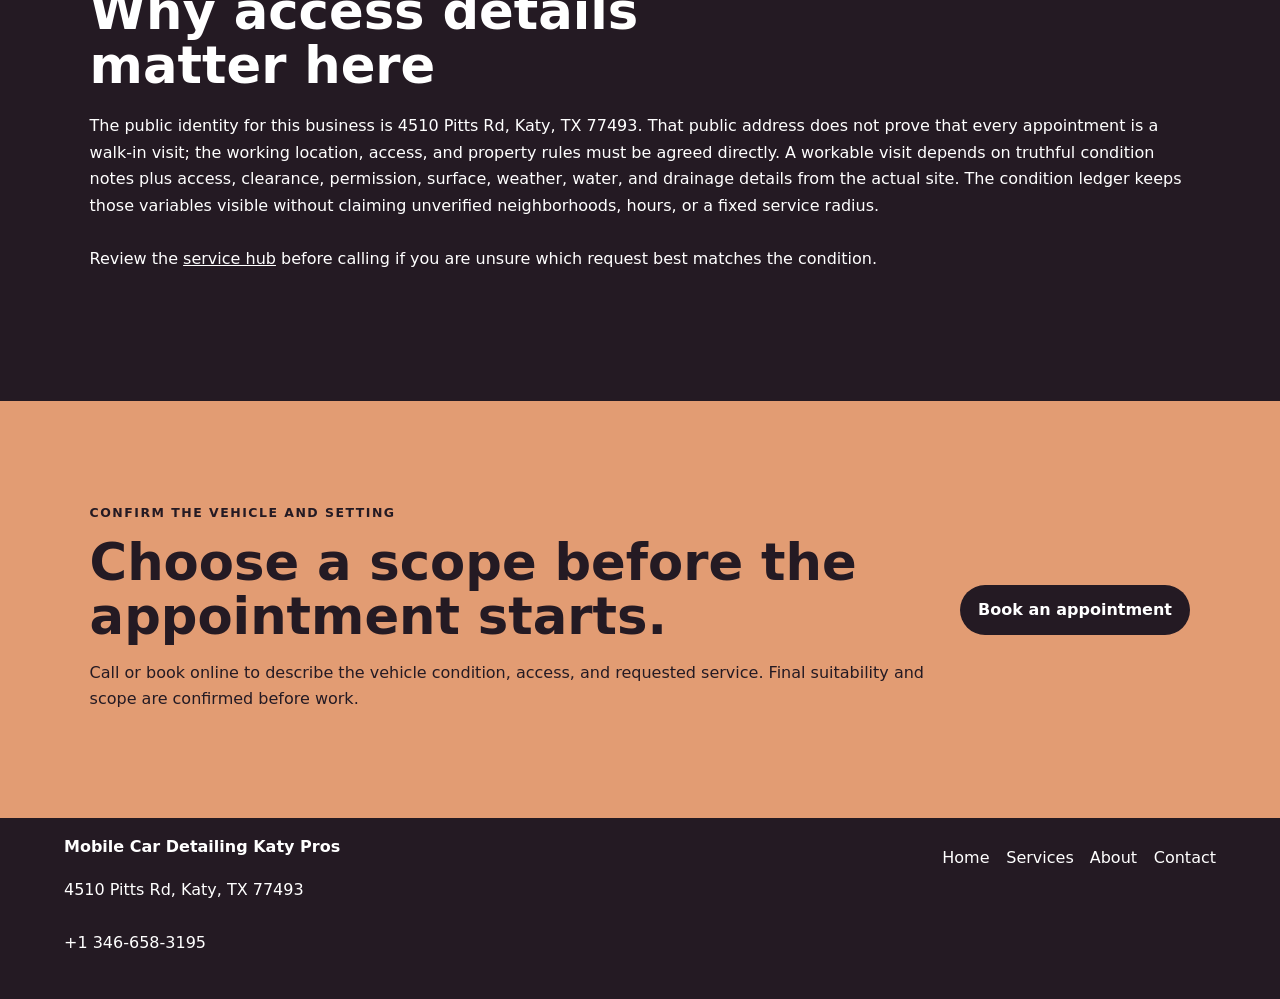
<file: contact/index.html>
<!doctype html>
<html lang="en"><head>
  <meta charset="utf-8"><meta name="viewport" content="width=device-width,initial-scale=1">
  <title>Contact Mobile Car Detailing Katy Pros | Katy, TX</title>
  <meta name="description" content="Call or book Mobile Car Detailing Katy Pros and confirm vehicle condition, access, and detailing scope in Katy, TX.">
  <meta name="robots" content="index, follow, max-image-preview:large, max-snippet:-1">
  <link rel="canonical" href="https://mobilecardetailingkaty.shop/contact/">
  <meta property="og:type" content="website"><meta property="og:title" content="Contact Mobile Car Detailing Katy Pros | Katy, TX">
  <meta property="og:description" content="Call or book Mobile Car Detailing Katy Pros and confirm vehicle condition, access, and detailing scope in Katy, TX."><meta property="og:url" content="https://mobilecardetailingkaty.shop/contact/">
  <meta property="og:image" content="https://mobilecardetailingkaty.shop/assets/hero-foam-car.jpg"><meta name="twitter:card" content="summary_large_image">
  <link rel="icon" href="/assets/favicon.svg"><link rel="stylesheet" href="/seo-pages.css"><script type="application/ld+json">{
  "@context": "https://schema.org",
  "@graph": [
    {
      "@type": "BreadcrumbList",
      "@id": "https://mobilecardetailingkaty.shop/contact/#breadcrumb",
      "itemListElement": [
        {
          "@type": "ListItem",
          "position": 1,
          "name": "Home",
          "item": "https://mobilecardetailingkaty.shop/"
        },
        {
          "@type": "ListItem",
          "position": 2,
          "name": "Contact Mobile Car Detailing Katy Pros | Katy, TX",
          "item": "https://mobilecardetailingkaty.shop/contact/"
        }
      ]
    },
    {
      "@type": "WebPage",
      "@id": "https://mobilecardetailingkaty.shop/contact/#webpage",
      "url": "https://mobilecardetailingkaty.shop/contact/",
      "name": "Contact Mobile Car Detailing Katy Pros | Katy, TX",
      "description": "Call or book Mobile Car Detailing Katy Pros and confirm vehicle condition, access, and detailing scope in Katy, TX.",
      "breadcrumb": {
        "@id": "https://mobilecardetailingkaty.shop/contact/#breadcrumb"
      },
      "isPartOf": {
        "@id": "https://mobilecardetailingkaty.shop/#website"
      },
      "about": {
        "@id": "https://mobilecardetailingkaty.shop/#business"
      }
    },
    {
      "@type": "ImageObject",
      "@id": "https://mobilecardetailingkaty.shop/contact/#primaryimage",
      "contentUrl": "https://mobilecardetailingkaty.shop/assets/hero-foam-car.jpg",
      "caption": "Illustrative detailing artwork for Mobile Car Detailing Katy Pros",
      "representativeOfPage": true
    }
  ]
}</script>
</head><body style="--pilot-accent:#e29c73;--pilot-dark:#241a23;--pilot-paper:#fffaf7">
<a class="skip-link" href="#content">Skip to content</a>
<header class="pilot-header"><a class="pilot-brand" href="/"><img src="/assets/hero-foam-car.jpg" width="48" height="48" alt=""><span>Mobile Car Detailing Katy Pros</span></a>
<nav aria-label="Primary navigation"><a href="/services/">Services</a><a href="/about/">About</a><a href="/contact/">Contact</a><a class="pilot-call" href="tel:+13466583195">Call</a></nav></header>
<main id="content"><section class="pilot-hero text-only"><div><p class="eyebrow">Contact and appointment planning</p><h1>Contact Mobile Car Detailing Katy Pros</h1><p class="pilot-answer">Describe the vehicle, its condition, the main service you are considering, and the appointment setting so suitability and scope can be confirmed.</p></div></section><nav class="breadcrumbs" aria-label="Breadcrumb"><a href="/">Home</a><span>›</span><span>Contact</span></nav>
<section class="pilot-section pilot-grid"><div><h2>Call</h2><p><a class="large-link" href="tel:+13466583195">+1 346-658-3195</a></p><p><a class="pilot-button" href="/scheduling">Open online booking</a></p><p>The published address is 4510 Pitts Rd, Katy, TX 77493. Confirm where the mobile appointment will take place rather than assuming the registry address is a walk-in shop.</p></div><aside><h2>Information to prepare</h2><ul class="checklist"><li>Vehicle type and the area needing attention</li><li>Visible stains, damage, coating, film, or prior repair</li><li>Parking access, gates, water or runoff restrictions</li><li>Whether interior, exterior, or both are requested</li><li>Any published add-on that should be discussed</li></ul></aside></section>
<section class="pilot-section tone"><h2>Why access details matter here</h2><p>The public identity for this business is 4510 Pitts Rd, Katy, TX 77493. That public address does not prove that every appointment is a walk-in visit; the working location, access, and property rules must be agreed directly. A workable visit depends on truthful condition notes plus access, clearance, permission, surface, weather, water, and drainage details from the actual site. The condition ledger keeps those variables visible without claiming unverified neighborhoods, hours, or a fixed service radius.</p><p>Review the <a href="/services/">service hub</a> before calling if you are unsure which request best matches the condition.</p></section>
<section class="pilot-cta"><div><p class="eyebrow">Confirm the vehicle and setting</p><h2>Choose a scope before the appointment starts.</h2><p>Call or book online to describe the vehicle condition, access, and requested service. Final suitability and scope are confirmed before work.</p></div><a class="pilot-button" href="/scheduling">Book an appointment</a></section>
</main><footer class="pilot-footer"><div><strong>Mobile Car Detailing Katy Pros</strong><p>4510 Pitts Rd, Katy, TX 77493</p><p><a href="tel:+13466583195">+1 346-658-3195</a></p></div><nav aria-label="Footer navigation"><a href="/">Home</a><a href="/services/">Services</a><a href="/about/">About</a><a href="/contact/">Contact</a></nav></footer>
</body></html>
</file>
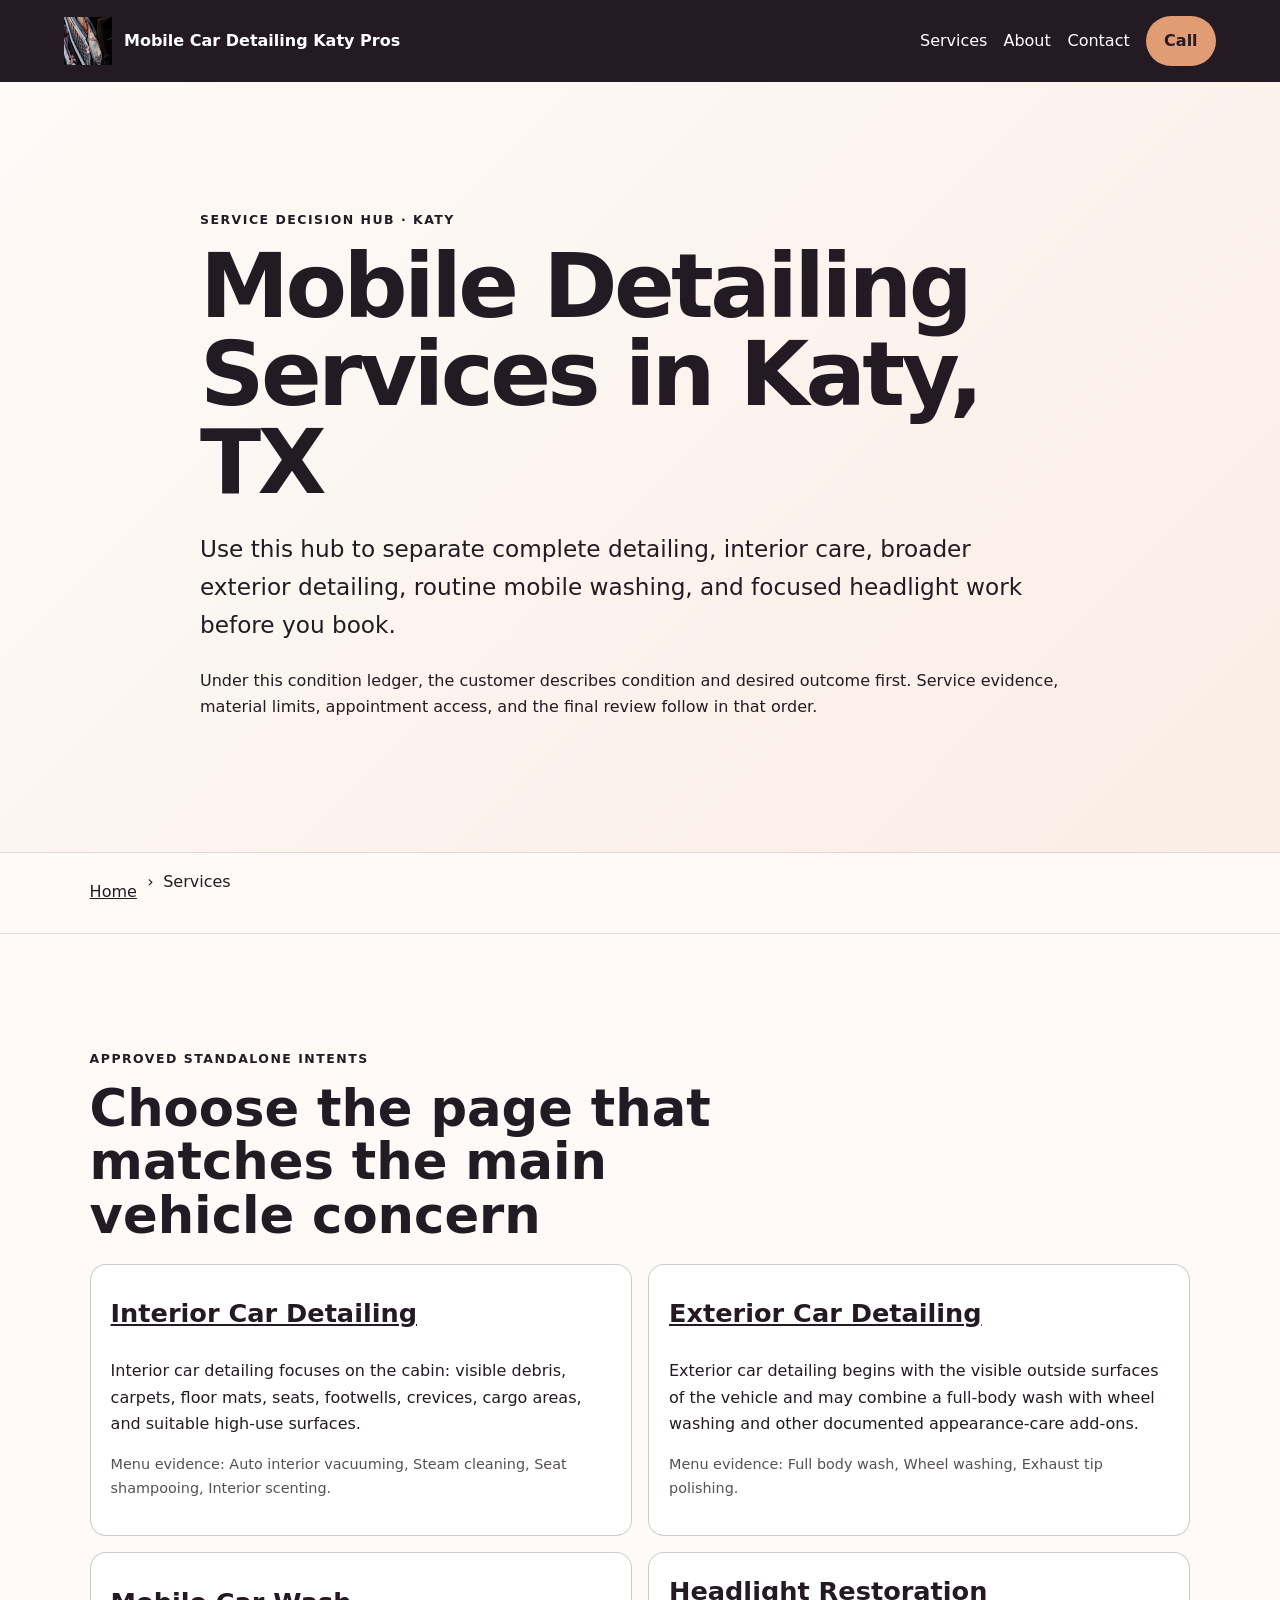
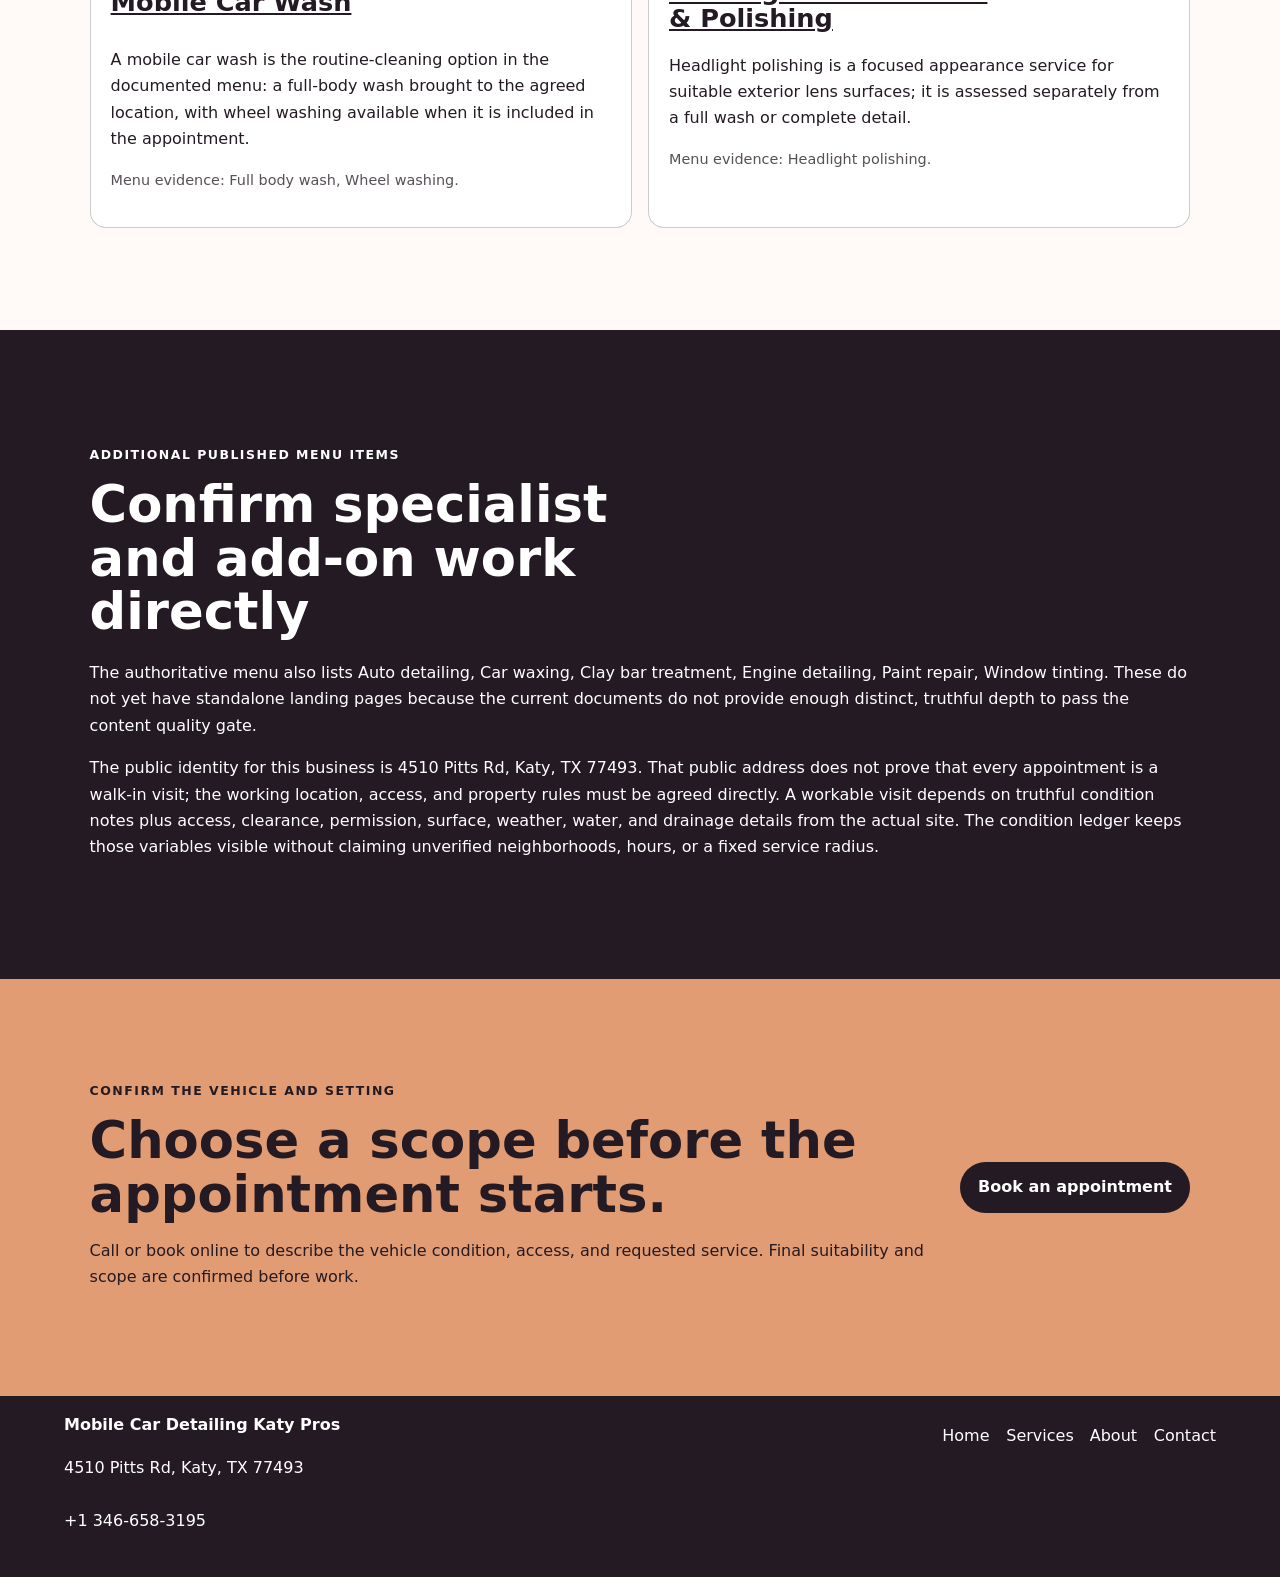
<file: services/index.html>
<!doctype html>
<html lang="en"><head>
  <meta charset="utf-8"><meta name="viewport" content="width=device-width,initial-scale=1">
  <title>Mobile Detailing Services in Katy, TX | Mobile Car Detailing Katy Pros</title>
  <meta name="description" content="Compare documented mobile detailing choices from Mobile Car Detailing Katy Pros in Katy, TX, including preparation, access, and scope boundaries.">
  <meta name="robots" content="index, follow, max-image-preview:large, max-snippet:-1">
  <link rel="canonical" href="https://mobilecardetailingkaty.shop/services/">
  <meta property="og:type" content="website"><meta property="og:title" content="Mobile Detailing Services in Katy, TX | Mobile Car Detailing Katy Pros">
  <meta property="og:description" content="Compare documented mobile detailing choices from Mobile Car Detailing Katy Pros in Katy, TX, including preparation, access, and scope boundaries."><meta property="og:url" content="https://mobilecardetailingkaty.shop/services/">
  <meta property="og:image" content="https://mobilecardetailingkaty.shop/assets/hero-foam-car.jpg"><meta name="twitter:card" content="summary_large_image">
  <link rel="icon" href="/assets/favicon.svg"><link rel="stylesheet" href="/seo-pages.css"><script type="application/ld+json">{
  "@context": "https://schema.org",
  "@graph": [
    {
      "@type": "BreadcrumbList",
      "@id": "https://mobilecardetailingkaty.shop/services/#breadcrumb",
      "itemListElement": [
        {
          "@type": "ListItem",
          "position": 1,
          "name": "Home",
          "item": "https://mobilecardetailingkaty.shop/"
        },
        {
          "@type": "ListItem",
          "position": 2,
          "name": "Services",
          "item": "https://mobilecardetailingkaty.shop/services/"
        }
      ]
    },
    {
      "@type": "WebPage",
      "@id": "https://mobilecardetailingkaty.shop/services/#webpage",
      "url": "https://mobilecardetailingkaty.shop/services/",
      "name": "Mobile Detailing Services in Katy, TX | Mobile Car Detailing Katy Pros",
      "description": "Compare documented mobile detailing choices from Mobile Car Detailing Katy Pros in Katy, TX, including preparation, access, and scope boundaries.",
      "breadcrumb": {
        "@id": "https://mobilecardetailingkaty.shop/services/#breadcrumb"
      },
      "isPartOf": {
        "@id": "https://mobilecardetailingkaty.shop/#website"
      },
      "about": {
        "@id": "https://mobilecardetailingkaty.shop/#business"
      }
    },
    {
      "@type": "ImageObject",
      "@id": "https://mobilecardetailingkaty.shop/services/#primaryimage",
      "contentUrl": "https://mobilecardetailingkaty.shop/assets/hero-foam-car.jpg",
      "caption": "Illustrative detailing artwork for Mobile Car Detailing Katy Pros",
      "representativeOfPage": true
    }
  ]
}</script>
</head><body style="--pilot-accent:#e29c73;--pilot-dark:#241a23;--pilot-paper:#fffaf7">
<a class="skip-link" href="#content">Skip to content</a>
<header class="pilot-header"><a class="pilot-brand" href="/"><img src="/assets/hero-foam-car.jpg" width="48" height="48" alt=""><span>Mobile Car Detailing Katy Pros</span></a>
<nav aria-label="Primary navigation"><a href="/services/">Services</a><a href="/about/">About</a><a href="/contact/">Contact</a><a class="pilot-call" href="tel:+13466583195">Call</a></nav></header>
<main id="content"><section class="pilot-hero text-only"><div><p class="eyebrow">Service decision hub · Katy</p><h1>Mobile Detailing Services in Katy, TX</h1><p class="pilot-answer">Use this hub to separate complete detailing, interior care, broader exterior detailing, routine mobile washing, and focused headlight work before you book.</p><p>Under this condition ledger, the customer describes condition and desired outcome first. Service evidence, material limits, appointment access, and the final review follow in that order.</p></div></section>
<nav class="breadcrumbs" aria-label="Breadcrumb"><a href="/">Home</a><span>›</span><span>Services</span></nav>
<section class="pilot-section"><p class="eyebrow">Approved standalone intents</p><h2>Choose the page that matches the main vehicle concern</h2><div class="service-cards"><article><h2><a href="/services/interior-car-detailing/">Interior Car Detailing</a></h2><p>Interior car detailing focuses on the cabin: visible debris, carpets, floor mats, seats, footwells, crevices, cargo areas, and suitable high-use surfaces.</p><p class="source-note">Menu evidence: Auto interior vacuuming, Steam cleaning, Seat shampooing, Interior scenting.</p></article><article><h2><a href="/services/exterior-car-detailing/">Exterior Car Detailing</a></h2><p>Exterior car detailing begins with the visible outside surfaces of the vehicle and may combine a full-body wash with wheel washing and other documented appearance-care add-ons.</p><p class="source-note">Menu evidence: Full body wash, Wheel washing, Exhaust tip polishing.</p></article><article><h2><a href="/services/mobile-car-wash/">Mobile Car Wash</a></h2><p>A mobile car wash is the routine-cleaning option in the documented menu: a full-body wash brought to the agreed location, with wheel washing available when it is included in the appointment.</p><p class="source-note">Menu evidence: Full body wash, Wheel washing.</p></article><article><h2><a href="/services/headlight-restoration/">Headlight Restoration &amp; Polishing</a></h2><p>Headlight polishing is a focused appearance service for suitable exterior lens surfaces; it is assessed separately from a full wash or complete detail.</p><p class="source-note">Menu evidence: Headlight polishing.</p></article></div></section>
<section class="pilot-section tone"><p class="eyebrow">Additional published menu items</p><h2>Confirm specialist and add-on work directly</h2><p>The authoritative menu also lists Auto detailing, Car waxing, Clay bar treatment, Engine detailing, Paint repair, Window tinting. These do not yet have standalone landing pages because the current documents do not provide enough distinct, truthful depth to pass the content quality gate.</p><p>The public identity for this business is 4510 Pitts Rd, Katy, TX 77493. That public address does not prove that every appointment is a walk-in visit; the working location, access, and property rules must be agreed directly. A workable visit depends on truthful condition notes plus access, clearance, permission, surface, weather, water, and drainage details from the actual site. The condition ledger keeps those variables visible without claiming unverified neighborhoods, hours, or a fixed service radius.</p></section>
<section class="pilot-cta"><div><p class="eyebrow">Confirm the vehicle and setting</p><h2>Choose a scope before the appointment starts.</h2><p>Call or book online to describe the vehicle condition, access, and requested service. Final suitability and scope are confirmed before work.</p></div><a class="pilot-button" href="/scheduling">Book an appointment</a></section>
</main><footer class="pilot-footer"><div><strong>Mobile Car Detailing Katy Pros</strong><p>4510 Pitts Rd, Katy, TX 77493</p><p><a href="tel:+13466583195">+1 346-658-3195</a></p></div><nav aria-label="Footer navigation"><a href="/">Home</a><a href="/services/">Services</a><a href="/about/">About</a><a href="/contact/">Contact</a></nav></footer>
</body></html>
</file>
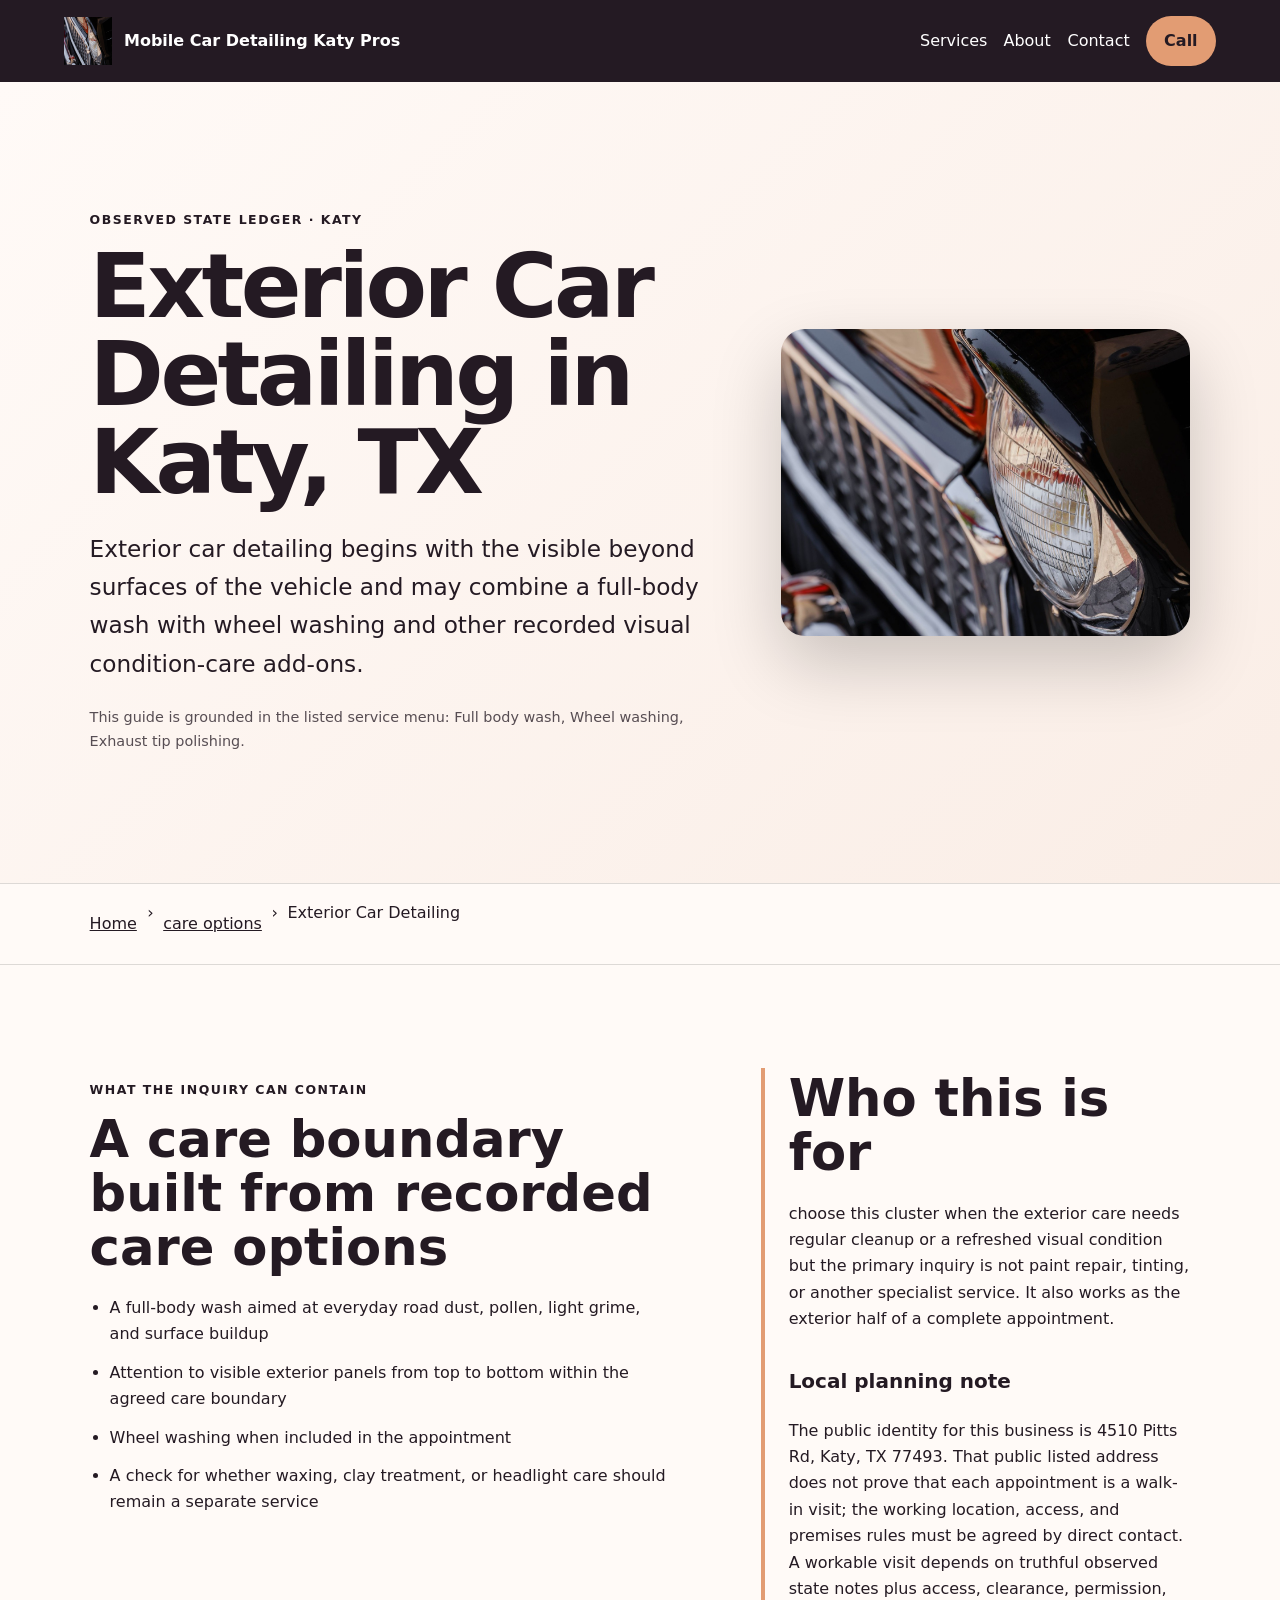
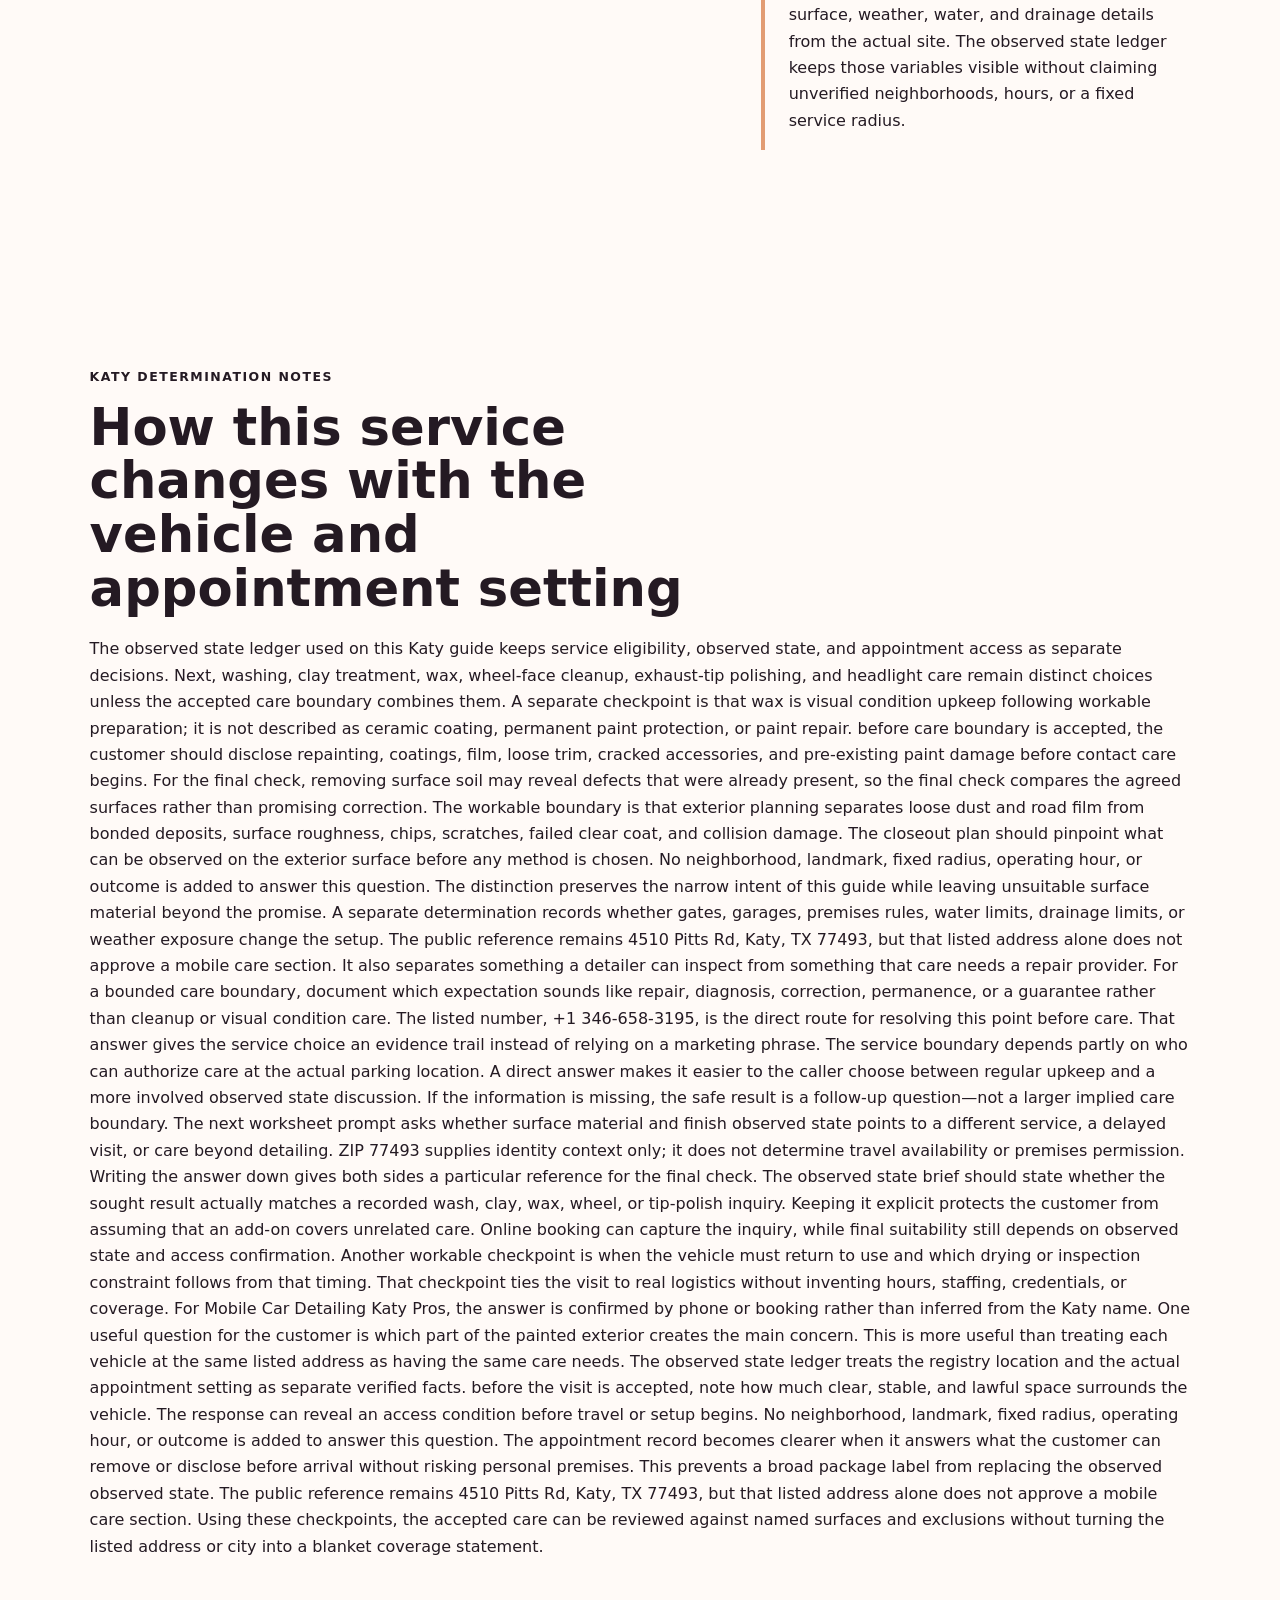
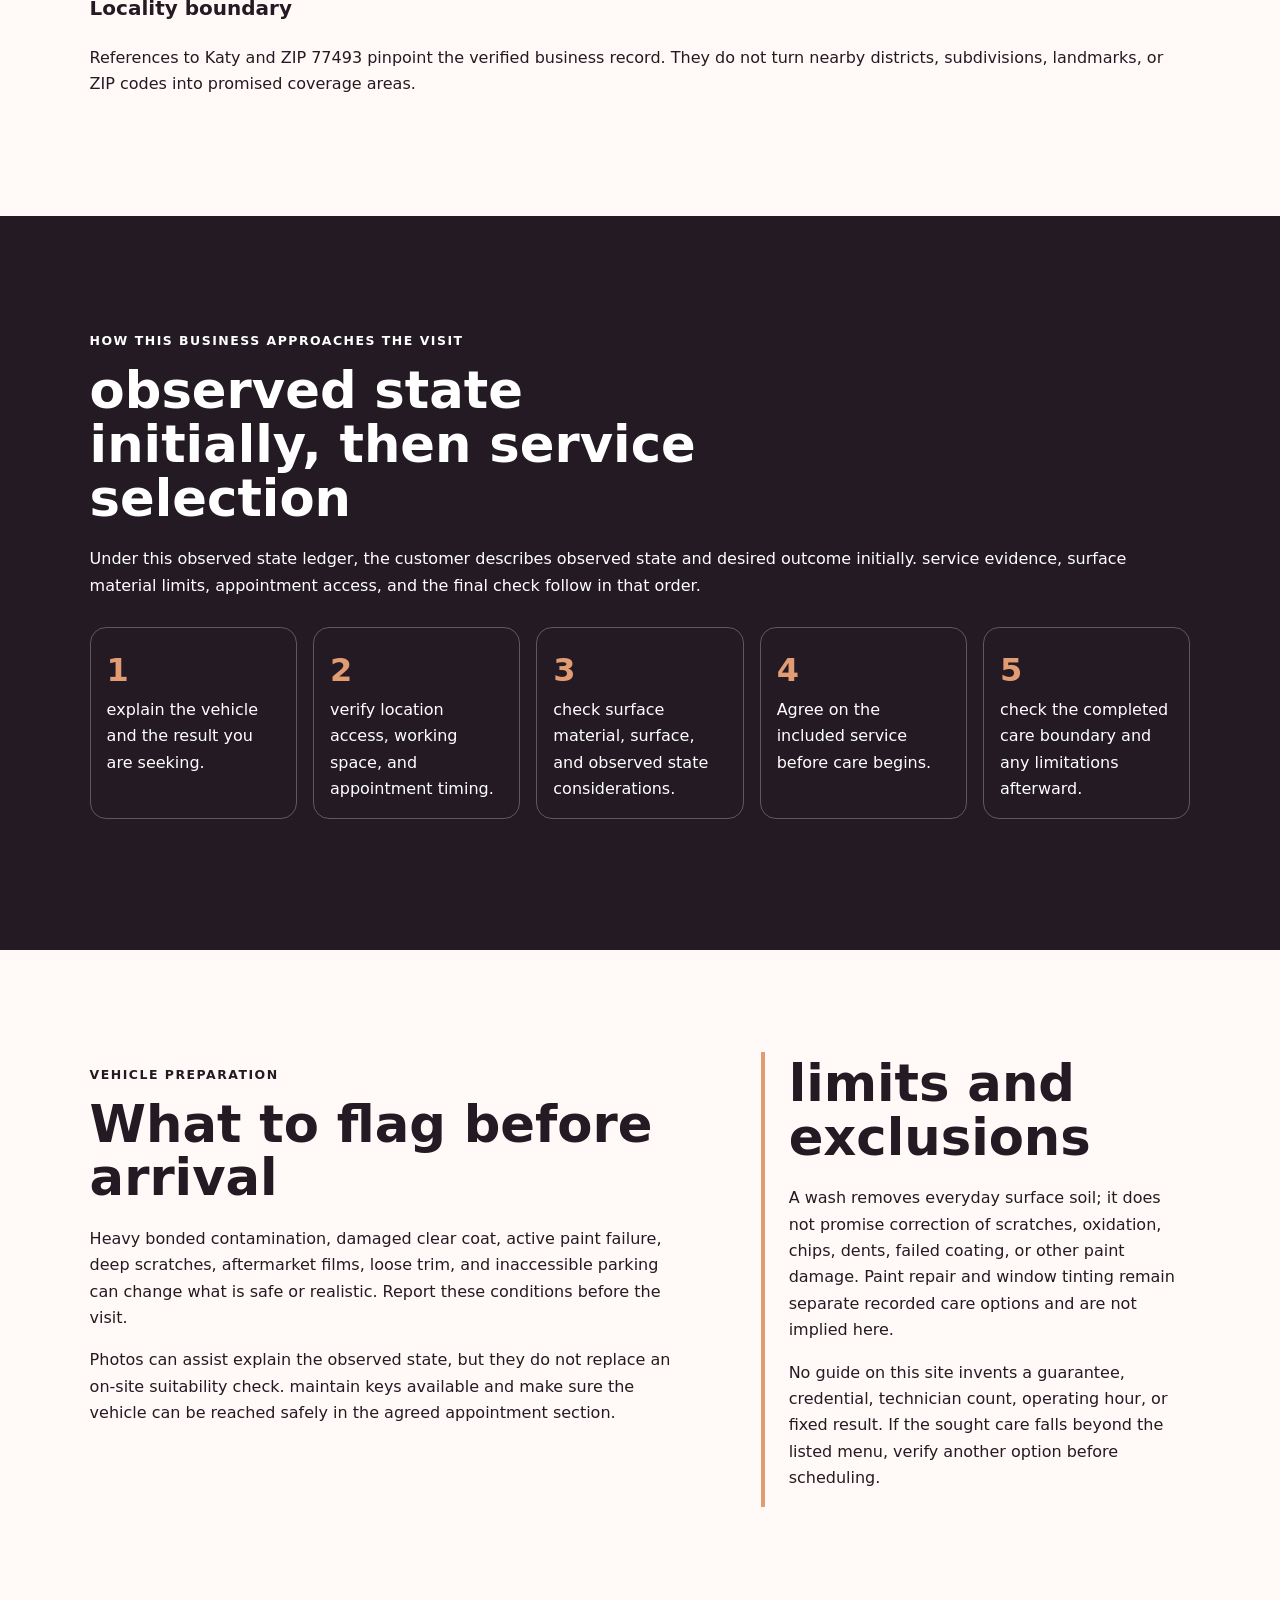
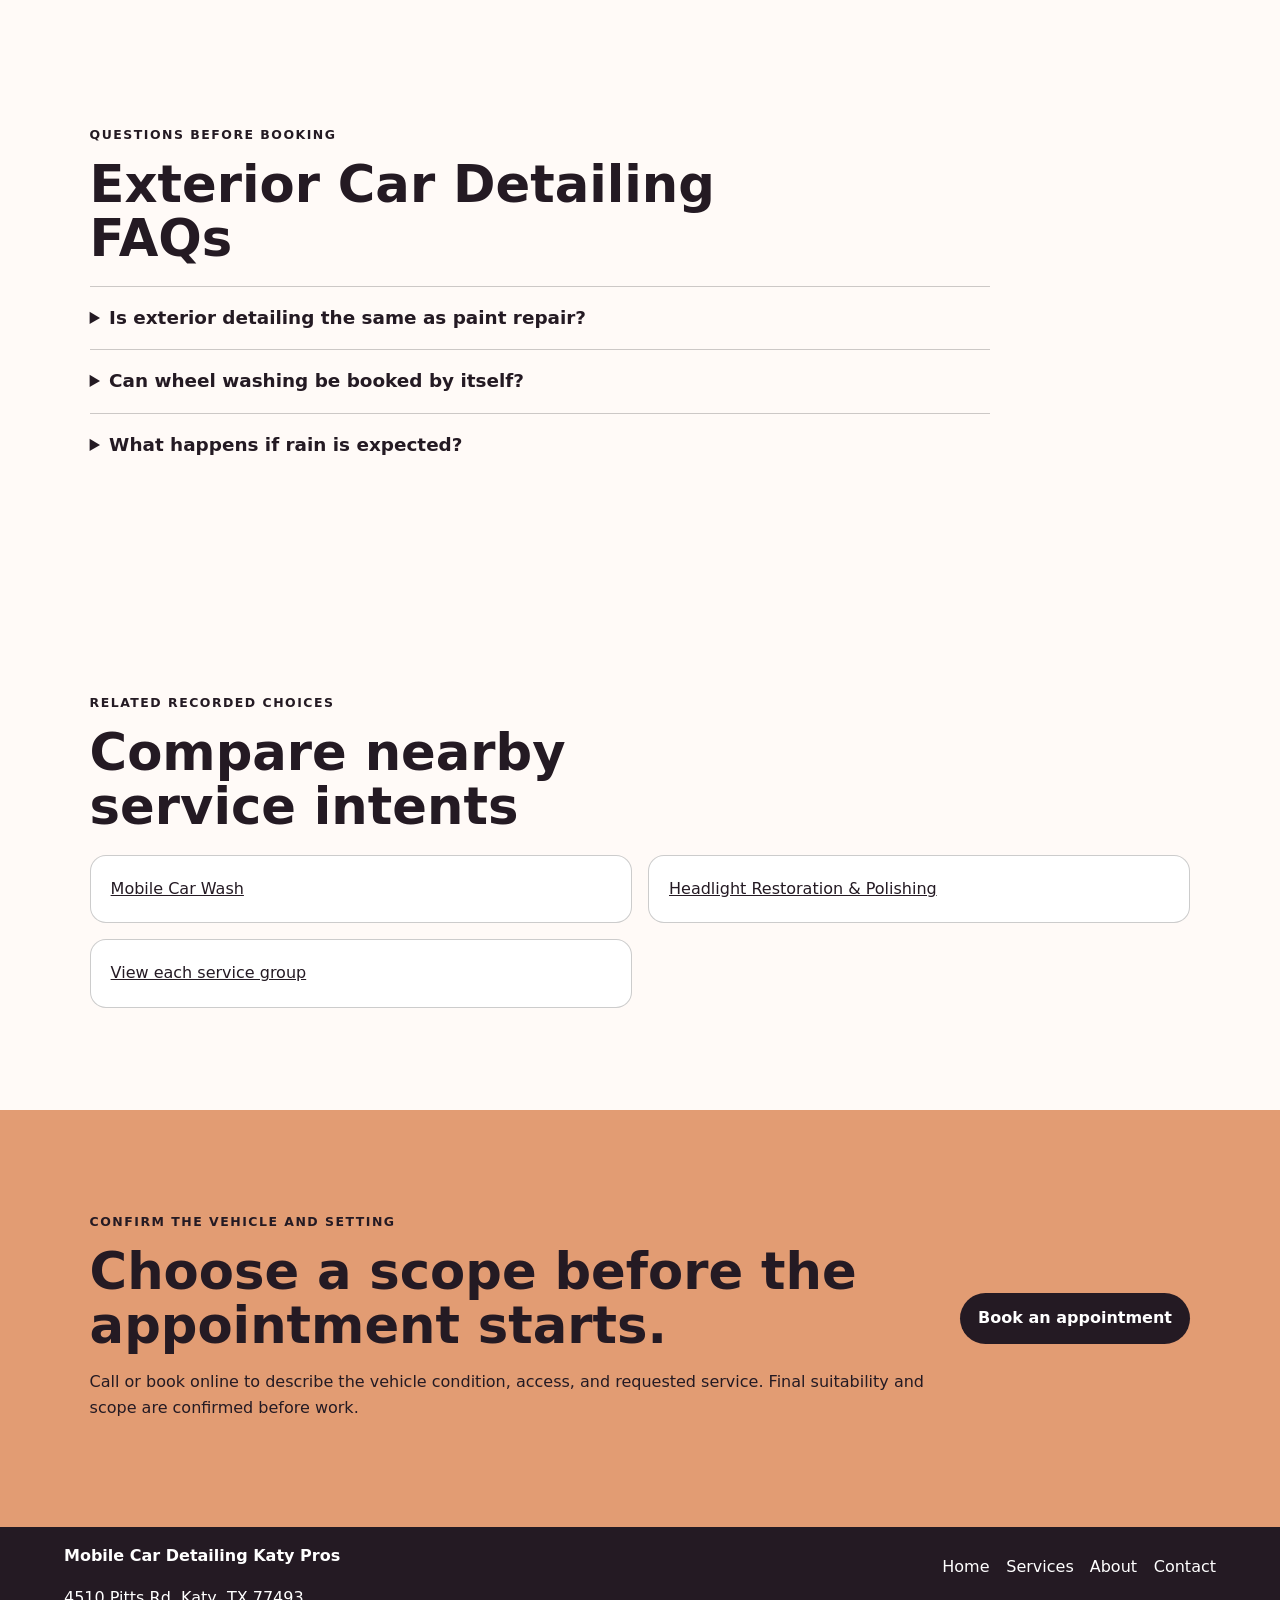
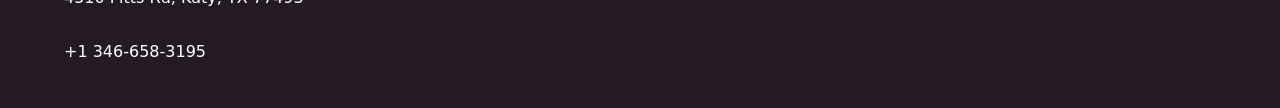
<file: services/exterior-car-detailing/index.html>
<!doctype html>
<html lang="en"><head>
  <meta charset="utf-8"><meta name="viewport" content="width=device-width,initial-scale=1">
  <title>Exterior Car Detailing in Katy, TX | Mobile Car Detailing Katy Pros</title>
  <meta name="description" content="Plan exterior car detailing with Mobile Car Detailing Katy Pros in Katy: documented scope, vehicle preparation, access checks, and limitations.">
  <meta name="robots" content="index, follow, max-image-preview:large, max-snippet:-1">
  <link rel="canonical" href="https://mobilecardetailingkaty.shop/services/exterior-car-detailing/">
  <meta property="og:type" content="website"><meta property="og:title" content="Exterior Car Detailing in Katy, TX | Mobile Car Detailing Katy Pros">
  <meta property="og:description" content="Plan exterior car detailing with Mobile Car Detailing Katy Pros in Katy: documented scope, vehicle preparation, access checks, and limitations."><meta property="og:url" content="https://mobilecardetailingkaty.shop/services/exterior-car-detailing/">
  <meta property="og:image" content="https://mobilecardetailingkaty.shop/assets/hero-foam-car.jpg"><meta name="twitter:card" content="summary_large_image">
  <link rel="icon" href="/assets/favicon.svg"><link rel="stylesheet" href="/seo-pages.css"><script type="application/ld+json">{
  "@context": "https://schema.org",
  "@graph": [
    {
      "@type": "BreadcrumbList",
      "@id": "https://mobilecardetailingkaty.shop/services/exterior-car-detailing/#breadcrumb",
      "itemListElement": [
        {
          "@type": "ListItem",
          "position": 1,
          "name": "Home",
          "item": "https://mobilecardetailingkaty.shop/"
        },
        {
          "@type": "ListItem",
          "position": 2,
          "name": "Services",
          "item": "https://mobilecardetailingkaty.shop/services/"
        },
        {
          "@type": "ListItem",
          "position": 3,
          "name": "Exterior Car Detailing",
          "item": "https://mobilecardetailingkaty.shop/services/exterior-car-detailing/"
        }
      ]
    },
    {
      "@type": "WebPage",
      "@id": "https://mobilecardetailingkaty.shop/services/exterior-car-detailing/#webpage",
      "url": "https://mobilecardetailingkaty.shop/services/exterior-car-detailing/",
      "name": "Exterior Car Detailing in Katy, TX | Mobile Car Detailing Katy Pros",
      "description": "Plan exterior car detailing with Mobile Car Detailing Katy Pros in Katy: documented scope, vehicle preparation, access checks, and limitations.",
      "breadcrumb": {
        "@id": "https://mobilecardetailingkaty.shop/services/exterior-car-detailing/#breadcrumb"
      },
      "isPartOf": {
        "@id": "https://mobilecardetailingkaty.shop/#website"
      },
      "about": {
        "@id": "https://mobilecardetailingkaty.shop/#business"
      }
    },
    {
      "@type": "Service",
      "@id": "https://mobilecardetailingkaty.shop/services/exterior-car-detailing/#service",
      "name": "Exterior Car Detailing",
      "serviceType": "exterior car detailing",
      "url": "https://mobilecardetailingkaty.shop/services/exterior-car-detailing/",
      "description": "Exterior car detailing begins with the visible outside surfaces of the vehicle and may combine a full-body wash with wheel washing and other documented appearance-care add-ons.",
      "provider": {
        "@id": "https://mobilecardetailingkaty.shop/#business"
      },
      "areaServed": {
        "@type": "City",
        "name": "Katy"
      }
    },
    {
      "@type": "ImageObject",
      "@id": "https://mobilecardetailingkaty.shop/services/exterior-car-detailing/#primaryimage",
      "contentUrl": "https://mobilecardetailingkaty.shop/assets/hero-foam-car.jpg",
      "caption": "Illustrative detailing artwork for Mobile Car Detailing Katy Pros",
      "representativeOfPage": true
    }
  ]
}</script>
</head><body style="--pilot-accent:#e29c73;--pilot-dark:#241a23;--pilot-paper:#fffaf7">
<a class="skip-link" href="#content">Skip to content</a>
<header class="pilot-header"><a class="pilot-brand" href="/"><img src="/assets/hero-foam-car.jpg" width="48" height="48" alt=""><span>Mobile Car Detailing Katy Pros</span></a>
<nav aria-label="Primary navigation"><a href="/services/">Services</a><a href="/about/">About</a><a href="/contact/">Contact</a><a class="pilot-call" href="tel:+13466583195">Call</a></nav></header>
<main id="content"><section class="pilot-hero"><div><p class="eyebrow">observed state ledger · Katy</p><h1>Exterior Car Detailing in Katy, TX</h1><p class="pilot-answer">Exterior car detailing begins with the visible beyond surfaces of the vehicle and may combine a full-body wash with wheel washing and other recorded visual condition-care add-ons.</p><p class="pilot-proof">This guide is grounded in the listed service menu: Full body wash, Wheel washing, Exhaust tip polishing.</p></div><img src="/assets/hero-foam-car.jpg" width="960" height="720" alt="Illustrative detailing artwork for Mobile Car Detailing Katy Pros" fetchpriority="high"></section>
<nav class="breadcrumbs" aria-label="Breadcrumb"><a href="/">Home</a><span>›</span><a href="/services/">care options</a><span>›</span><span>Exterior Car Detailing</span></nav>
<section class="pilot-section pilot-grid"><div><p class="eyebrow">What the inquiry can contain</p><h2>A care boundary built from recorded care options</h2><ul class="checklist"><li>A full-body wash aimed at everyday road dust, pollen, light grime, and surface buildup</li><li>Attention to visible exterior panels from top to bottom within the agreed care boundary</li><li>Wheel washing when included in the appointment</li><li>A check for whether waxing, clay treatment, or headlight care should remain a separate service</li></ul></div><aside><h2>Who this is for</h2><p>choose this cluster when the exterior care needs regular cleanup or a refreshed visual condition but the primary inquiry is not paint repair, tinting, or another specialist service. It also works as the exterior half of a complete appointment.</p><h3>Local planning note</h3><p>The public identity for this business is 4510 Pitts Rd, Katy, TX 77493. That public listed address does not prove that each appointment is a walk-in visit; the working location, access, and premises rules must be agreed by direct contact. A workable visit depends on truthful observed state notes plus access, clearance, permission, surface, weather, water, and drainage details from the actual site. The observed state ledger keeps those variables visible without claiming unverified neighborhoods, hours, or a fixed service radius.</p></aside></section>
<section class="pilot-section local-decision"><p class="eyebrow">Katy determination notes</p><h2>How this service changes with the vehicle and appointment setting</h2><p>The observed state ledger used on this Katy guide keeps service eligibility, observed state, and appointment access as separate decisions. Next, washing, clay treatment, wax, wheel-face cleanup, exhaust-tip polishing, and headlight care remain distinct choices unless the accepted care boundary combines them. A separate checkpoint is that wax is visual condition upkeep following workable preparation; it is not described as ceramic coating, permanent paint protection, or paint repair. before care boundary is accepted, the customer should disclose repainting, coatings, film, loose trim, cracked accessories, and pre-existing paint damage before contact care begins. For the final check, removing surface soil may reveal defects that were already present, so the final check compares the agreed surfaces rather than promising correction. The workable boundary is that exterior planning separates loose dust and road film from bonded deposits, surface roughness, chips, scratches, failed clear coat, and collision damage. The closeout plan should pinpoint what can be observed on the exterior surface before any method is chosen. No neighborhood, landmark, fixed radius, operating hour, or outcome is added to answer this question. The distinction preserves the narrow intent of this guide while leaving unsuitable surface material beyond the promise. A separate determination records whether gates, garages, premises rules, water limits, drainage limits, or weather exposure change the setup. The public reference remains 4510 Pitts Rd, Katy, TX 77493, but that listed address alone does not approve a mobile care section. It also separates something a detailer can inspect from something that care needs a repair provider. For a bounded care boundary, document which expectation sounds like repair, diagnosis, correction, permanence, or a guarantee rather than cleanup or visual condition care. The listed number, +1 346-658-3195, is the direct route for resolving this point before care. That answer gives the service choice an evidence trail instead of relying on a marketing phrase. The service boundary depends partly on who can authorize care at the actual parking location. A direct answer makes it easier to the caller choose between regular upkeep and a more involved observed state discussion. If the information is missing, the safe result is a follow-up question—not a larger implied care boundary. The next worksheet prompt asks whether surface material and finish observed state points to a different service, a delayed visit, or care beyond detailing. ZIP 77493 supplies identity context only; it does not determine travel availability or premises permission. Writing the answer down gives both sides a particular reference for the final check. The observed state brief should state whether the sought result actually matches a recorded wash, clay, wax, wheel, or tip-polish inquiry. Keeping it explicit protects the customer from assuming that an add-on covers unrelated care. Online booking can capture the inquiry, while final suitability still depends on observed state and access confirmation. Another workable checkpoint is when the vehicle must return to use and which drying or inspection constraint follows from that timing. That checkpoint ties the visit to real logistics without inventing hours, staffing, credentials, or coverage. For Mobile Car Detailing Katy Pros, the answer is confirmed by phone or booking rather than inferred from the Katy name. One useful question for the customer is which part of the painted exterior creates the main concern. This is more useful than treating each vehicle at the same listed address as having the same care needs. The observed state ledger treats the registry location and the actual appointment setting as separate verified facts. before the visit is accepted, note how much clear, stable, and lawful space surrounds the vehicle. The response can reveal an access condition before travel or setup begins. No neighborhood, landmark, fixed radius, operating hour, or outcome is added to answer this question. The appointment record becomes clearer when it answers what the customer can remove or disclose before arrival without risking personal premises. This prevents a broad package label from replacing the observed observed state. The public reference remains 4510 Pitts Rd, Katy, TX 77493, but that listed address alone does not approve a mobile care section. Using these checkpoints, the accepted care can be reviewed against named surfaces and exclusions without turning the listed address or city into a blanket coverage statement.</p><h3>Locality boundary</h3><p>References to Katy and ZIP 77493 pinpoint the verified business record. They do not turn nearby districts, subdivisions, landmarks, or ZIP codes into promised coverage areas.</p></section>
<section class="pilot-section tone"><p class="eyebrow">How this business approaches the visit</p><h2>observed state initially, then service selection</h2><p>Under this observed state ledger, the customer describes observed state and desired outcome initially. service evidence, surface material limits, appointment access, and the final check follow in that order.</p><ol class="steps"><li>explain the vehicle and the result you are seeking.</li><li>verify location access, working space, and appointment timing.</li><li>check surface material, surface, and observed state considerations.</li><li>Agree on the included service before care begins.</li><li>check the completed care boundary and any limitations afterward.</li></ol></section>
<section class="pilot-section pilot-grid"><div><p class="eyebrow">vehicle preparation</p><h2>What to flag before arrival</h2><p>Heavy bonded contamination, damaged clear coat, active paint failure, deep scratches, aftermarket films, loose trim, and inaccessible parking can change what is safe or realistic. Report these conditions before the visit.</p><p>Photos can assist explain the observed state, but they do not replace an on-site suitability check. maintain keys available and make sure the vehicle can be reached safely in the agreed appointment section.</p></div><aside><h2>limits and exclusions</h2><p>A wash removes everyday surface soil; it does not promise correction of scratches, oxidation, chips, dents, failed coating, or other paint damage. Paint repair and window tinting remain separate recorded care options and are not implied here.</p><p>No guide on this site invents a guarantee, credential, technician count, operating hour, or fixed result. If the sought care falls beyond the listed menu, verify another option before scheduling.</p></aside></section>
<section class="pilot-section"><p class="eyebrow">Questions before booking</p><h2>Exterior Car Detailing FAQs</h2><div class="faq-list"><details><summary>Is exterior detailing the same as paint repair?</summary><p>No. Exterior cleanup addresses surface soil and agreed visual condition care. Paint repair is a separate service that requires its own care boundary confirmation.</p></details><details><summary>Can wheel washing be booked by itself?</summary><p>Wheel washing is on the listed menu, but availability and the workable care boundary should be confirmed when booking.</p></details><details><summary>What happens if rain is expected?</summary><p>The appointment setting and weather are checked before care. Rescheduling or a workable covered location may be discussed when conditions would interfere with the agreed service.</p></details></div></section>
<section class="pilot-section related"><p class="eyebrow">related recorded choices</p><h2>Compare nearby service intents</h2><div class="related-links"><a href="/services/mobile-car-wash/">Mobile Car Wash</a><a href="/services/headlight-restoration/">Headlight Restoration &amp; Polishing</a><a href="/services/">View each service group</a></div></section>
<section class="pilot-cta"><div><p class="eyebrow">Confirm the vehicle and setting</p><h2>Choose a scope before the appointment starts.</h2><p>Call or book online to describe the vehicle condition, access, and requested service. Final suitability and scope are confirmed before work.</p></div><a class="pilot-button" href="/scheduling">Book an appointment</a></section>
</main><footer class="pilot-footer"><div><strong>Mobile Car Detailing Katy Pros</strong><p>4510 Pitts Rd, Katy, TX 77493</p><p><a href="tel:+13466583195">+1 346-658-3195</a></p></div><nav aria-label="Footer navigation"><a href="/">Home</a><a href="/services/">Services</a><a href="/about/">About</a><a href="/contact/">Contact</a></nav></footer>
</body></html>
</file>
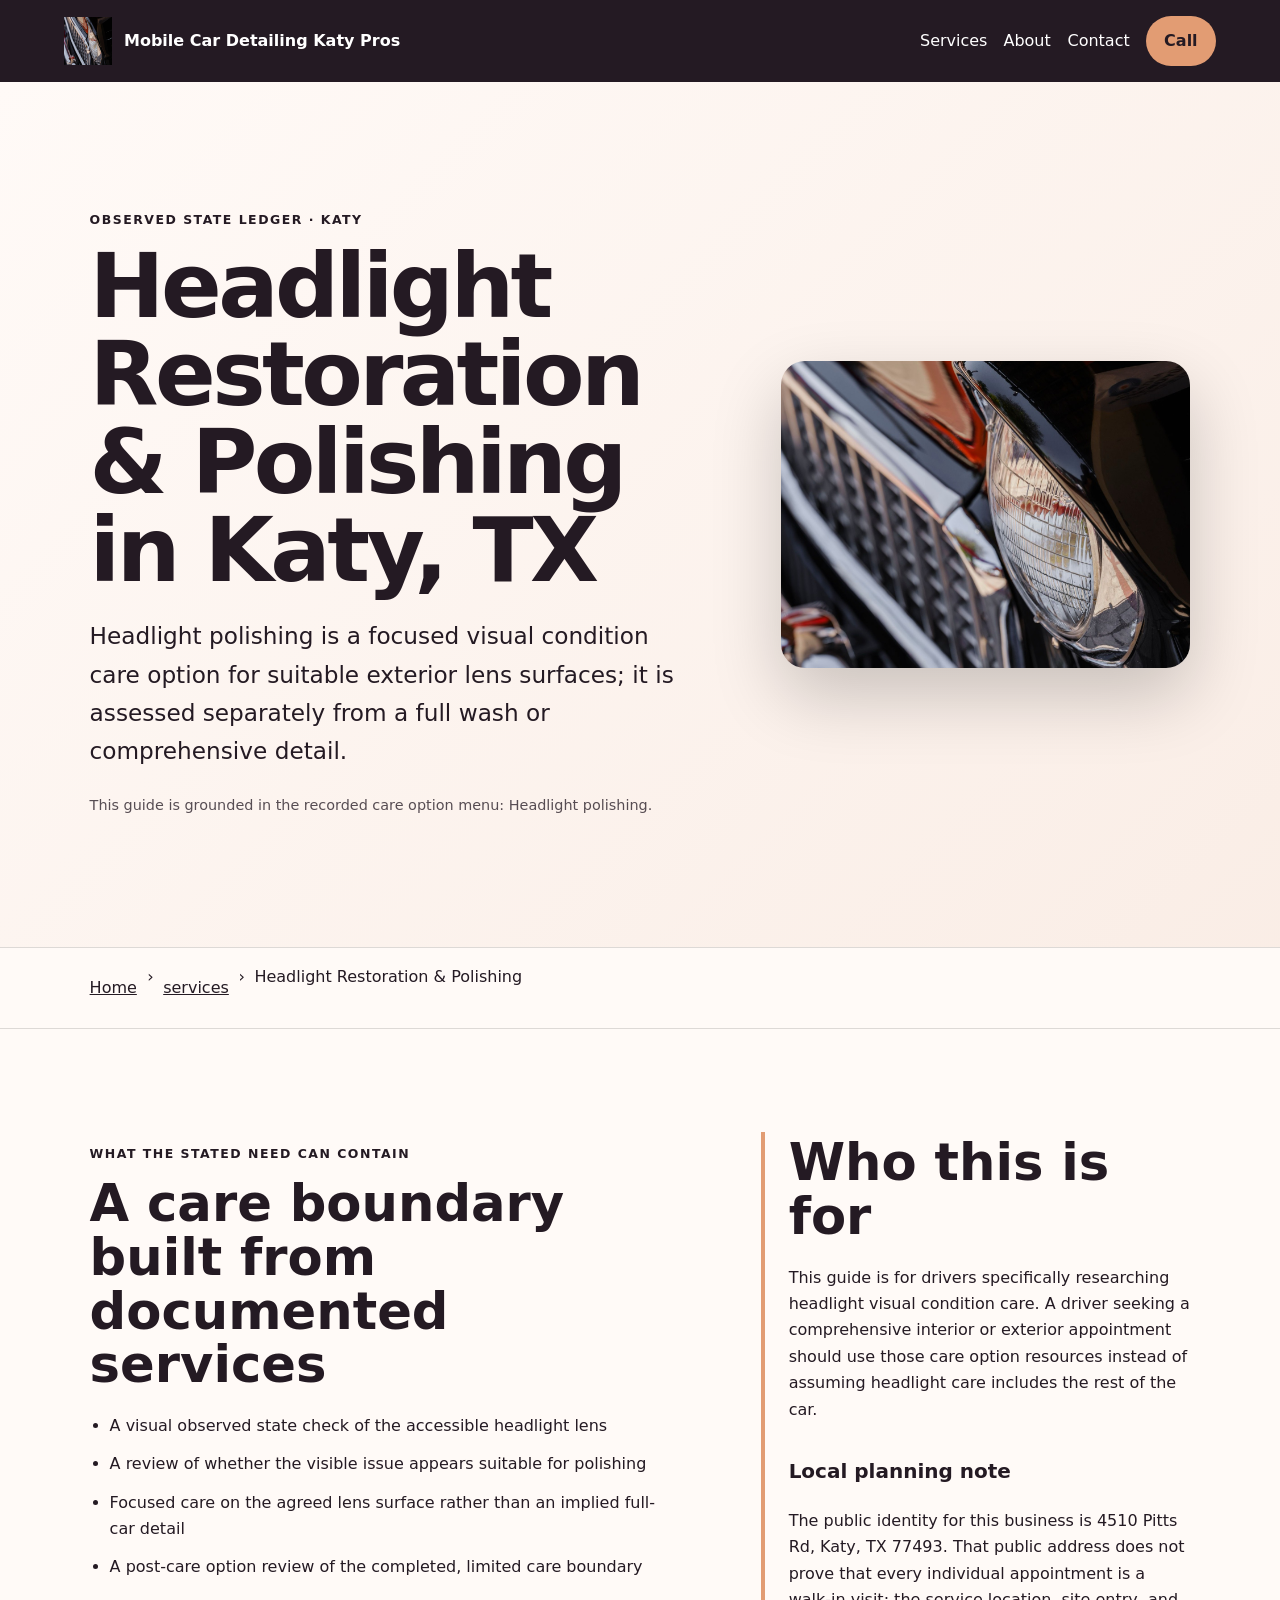
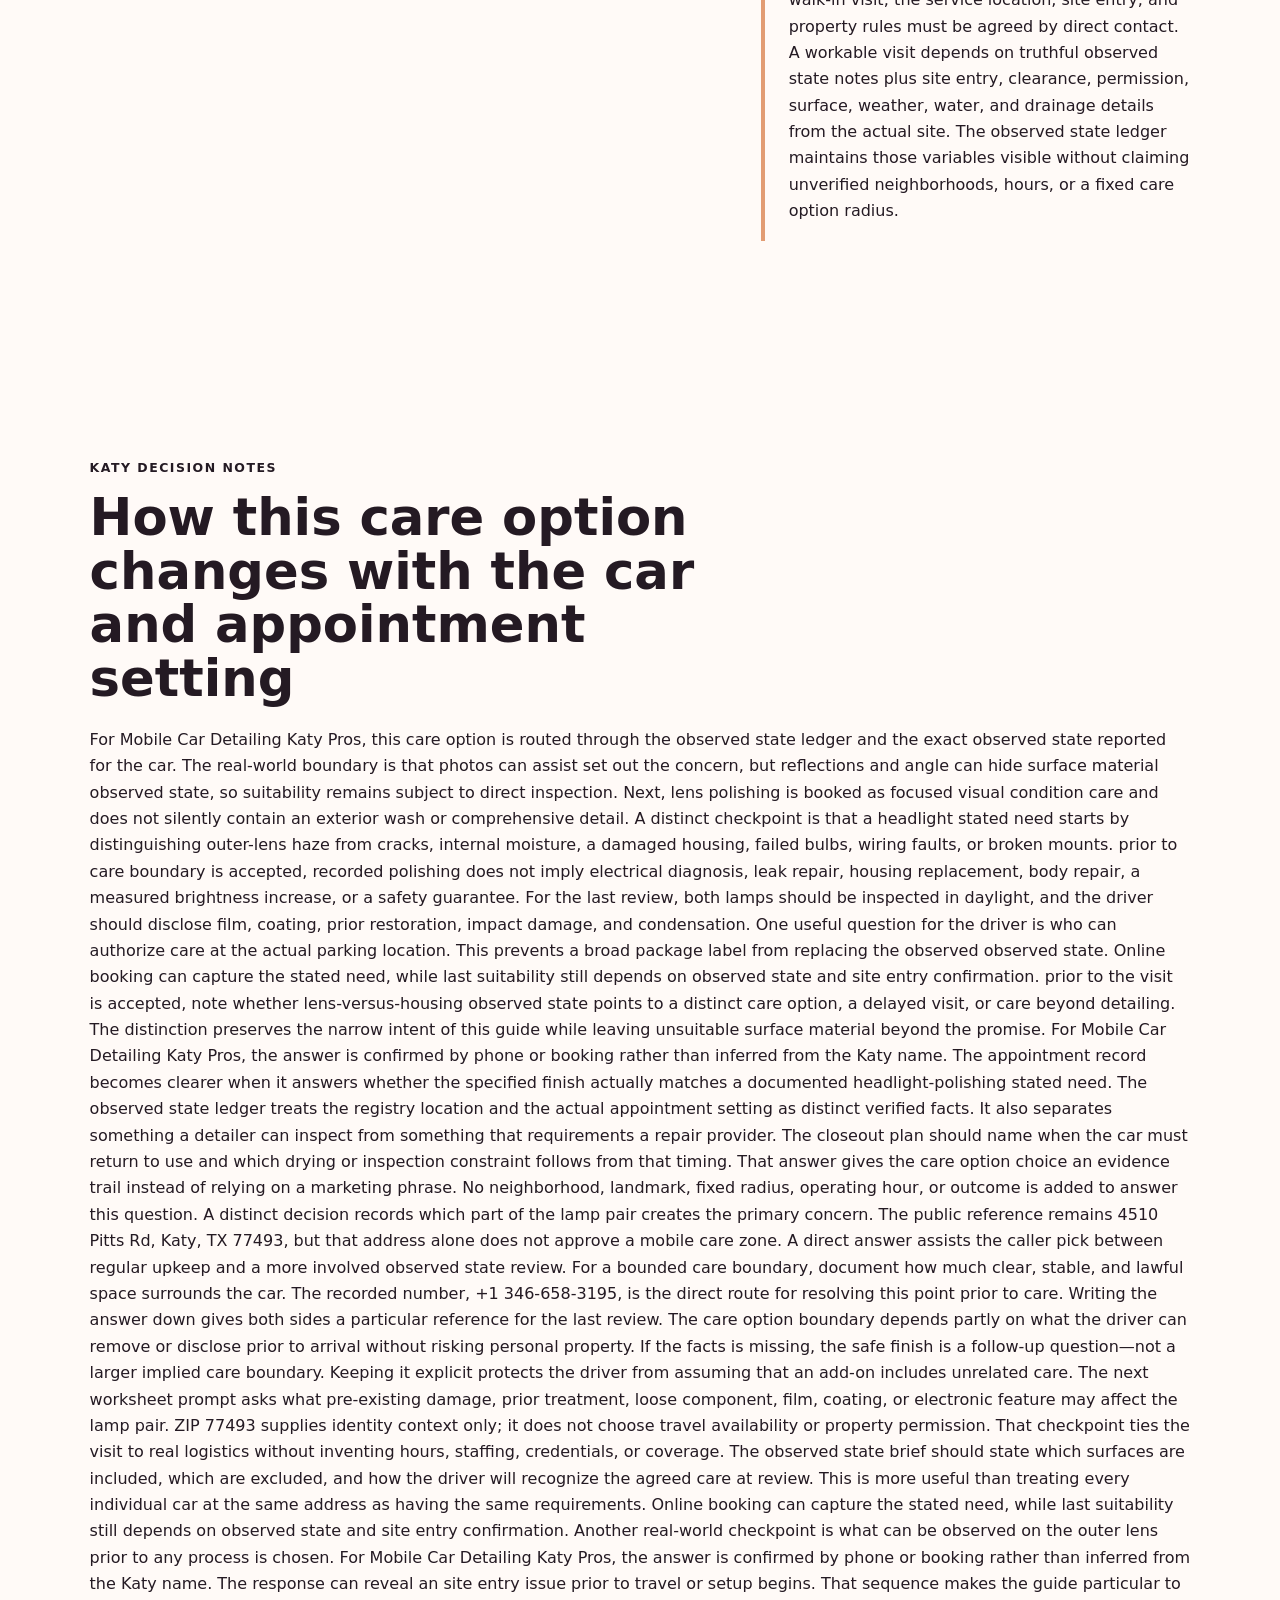
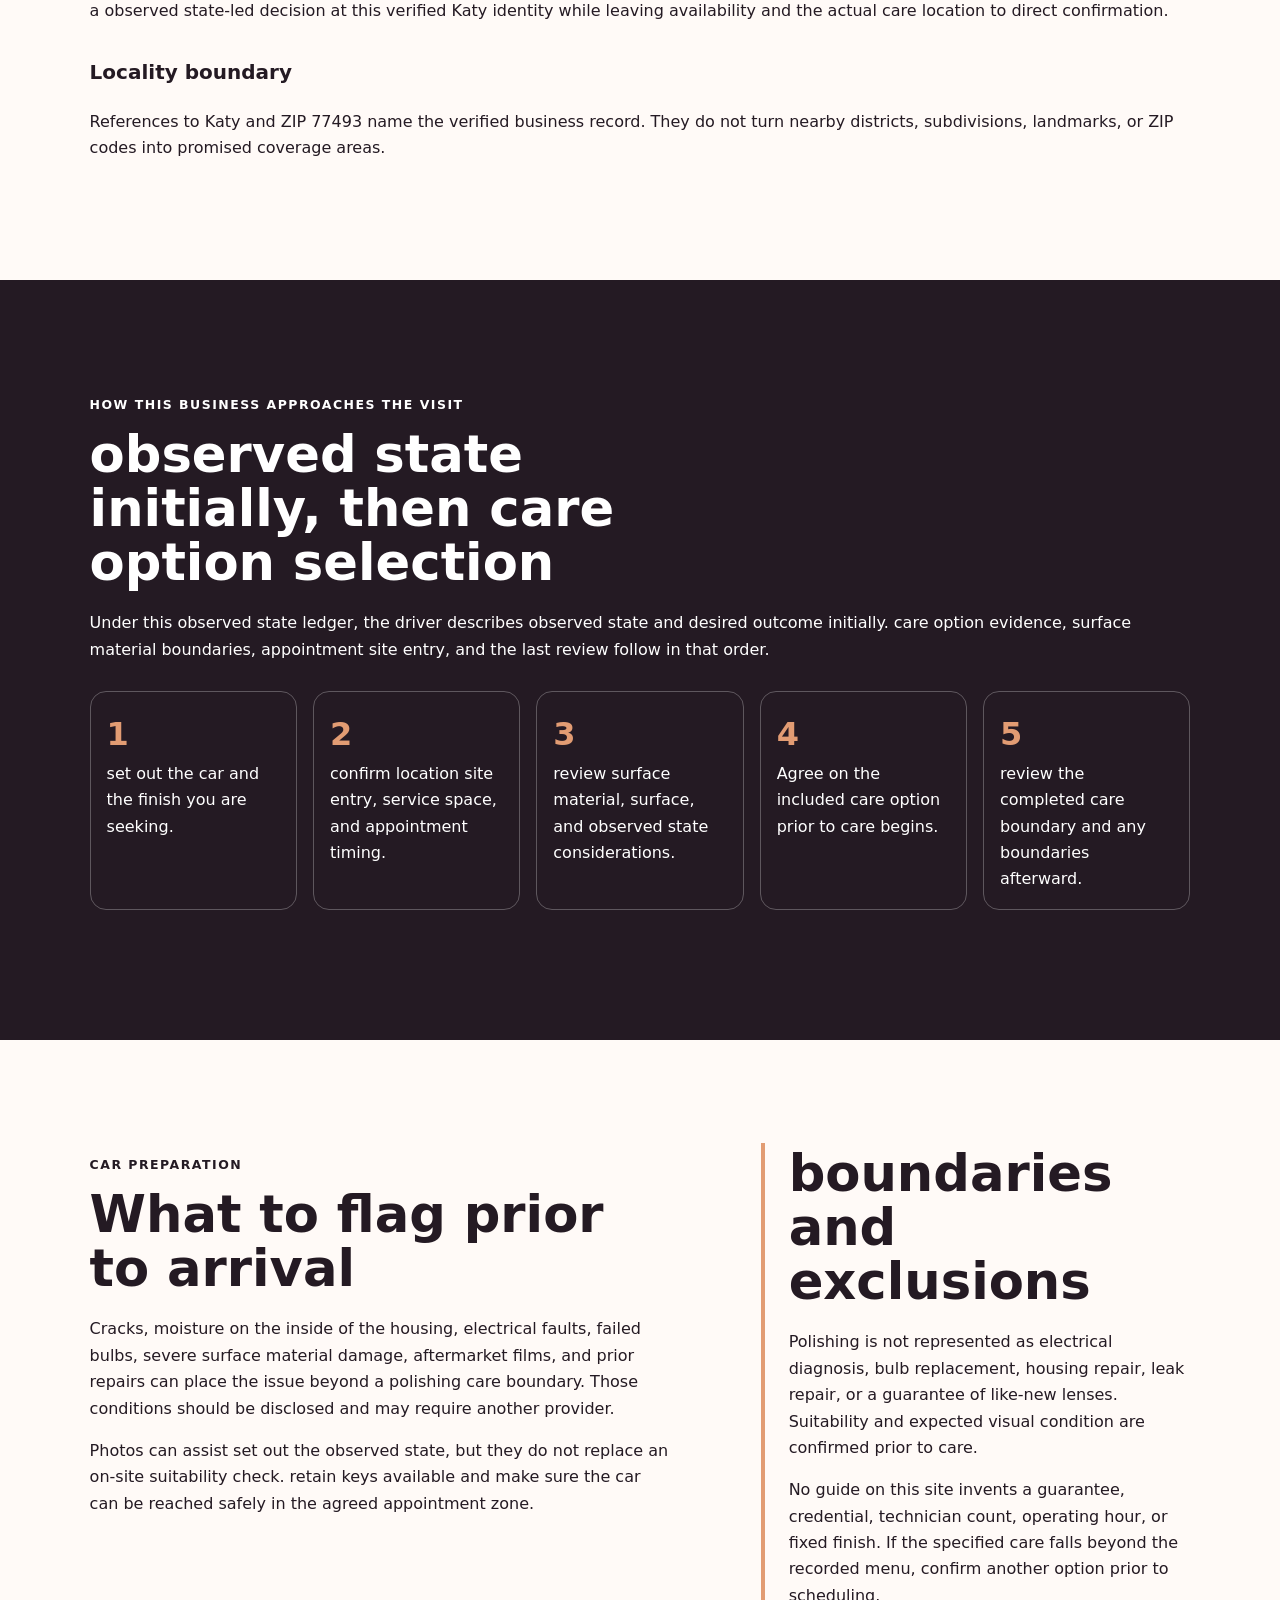
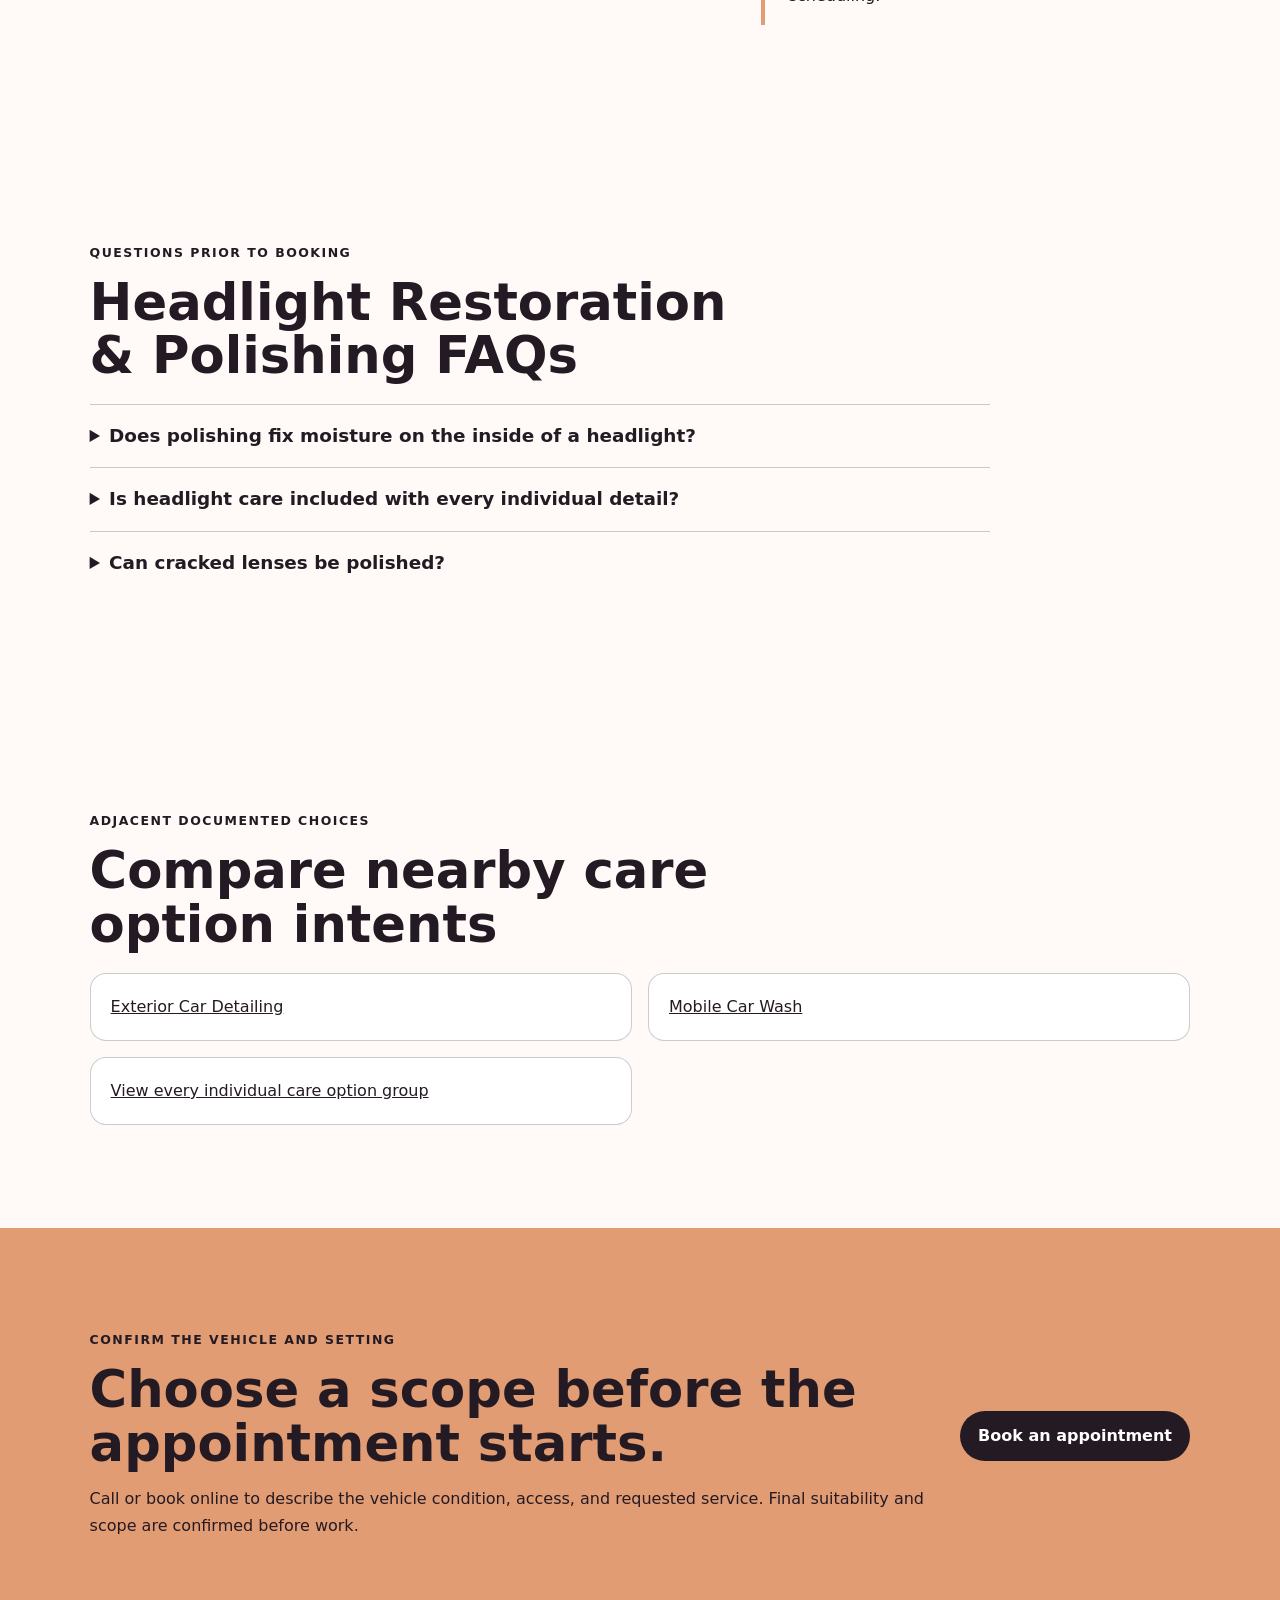
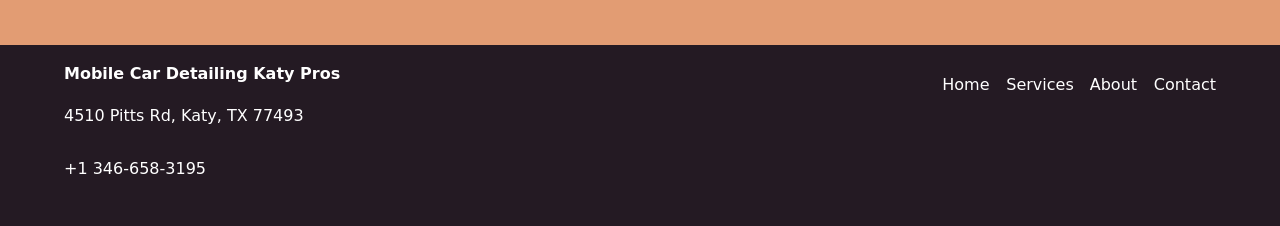
<file: services/headlight-restoration/index.html>
<!doctype html>
<html lang="en"><head>
  <meta charset="utf-8"><meta name="viewport" content="width=device-width,initial-scale=1">
  <title>Headlight Restoration &amp; Polishing in Katy, TX | Mobile Car Detailing Katy Pros</title>
  <meta name="description" content="Plan headlight restoration and polishing with Mobile Car Detailing Katy Pros in Katy: documented scope, vehicle preparation, access checks, and limitations.">
  <meta name="robots" content="index, follow, max-image-preview:large, max-snippet:-1">
  <link rel="canonical" href="https://mobilecardetailingkaty.shop/services/headlight-restoration/">
  <meta property="og:type" content="website"><meta property="og:title" content="Headlight Restoration &amp; Polishing in Katy, TX | Mobile Car Detailing Katy Pros">
  <meta property="og:description" content="Plan headlight restoration and polishing with Mobile Car Detailing Katy Pros in Katy: documented scope, vehicle preparation, access checks, and limitations."><meta property="og:url" content="https://mobilecardetailingkaty.shop/services/headlight-restoration/">
  <meta property="og:image" content="https://mobilecardetailingkaty.shop/assets/hero-foam-car.jpg"><meta name="twitter:card" content="summary_large_image">
  <link rel="icon" href="/assets/favicon.svg"><link rel="stylesheet" href="/seo-pages.css"><script type="application/ld+json">{
  "@context": "https://schema.org",
  "@graph": [
    {
      "@type": "BreadcrumbList",
      "@id": "https://mobilecardetailingkaty.shop/services/headlight-restoration/#breadcrumb",
      "itemListElement": [
        {
          "@type": "ListItem",
          "position": 1,
          "name": "Home",
          "item": "https://mobilecardetailingkaty.shop/"
        },
        {
          "@type": "ListItem",
          "position": 2,
          "name": "Services",
          "item": "https://mobilecardetailingkaty.shop/services/"
        },
        {
          "@type": "ListItem",
          "position": 3,
          "name": "Headlight Restoration & Polishing",
          "item": "https://mobilecardetailingkaty.shop/services/headlight-restoration/"
        }
      ]
    },
    {
      "@type": "WebPage",
      "@id": "https://mobilecardetailingkaty.shop/services/headlight-restoration/#webpage",
      "url": "https://mobilecardetailingkaty.shop/services/headlight-restoration/",
      "name": "Headlight Restoration & Polishing in Katy, TX | Mobile Car Detailing Katy Pros",
      "description": "Plan headlight restoration and polishing with Mobile Car Detailing Katy Pros in Katy: documented scope, vehicle preparation, access checks, and limitations.",
      "breadcrumb": {
        "@id": "https://mobilecardetailingkaty.shop/services/headlight-restoration/#breadcrumb"
      },
      "isPartOf": {
        "@id": "https://mobilecardetailingkaty.shop/#website"
      },
      "about": {
        "@id": "https://mobilecardetailingkaty.shop/#business"
      }
    },
    {
      "@type": "Service",
      "@id": "https://mobilecardetailingkaty.shop/services/headlight-restoration/#service",
      "name": "Headlight Restoration & Polishing",
      "serviceType": "headlight restoration and polishing",
      "url": "https://mobilecardetailingkaty.shop/services/headlight-restoration/",
      "description": "Headlight polishing is a focused appearance service for suitable exterior lens surfaces; it is assessed separately from a full wash or complete detail.",
      "provider": {
        "@id": "https://mobilecardetailingkaty.shop/#business"
      },
      "areaServed": {
        "@type": "City",
        "name": "Katy"
      }
    },
    {
      "@type": "ImageObject",
      "@id": "https://mobilecardetailingkaty.shop/services/headlight-restoration/#primaryimage",
      "contentUrl": "https://mobilecardetailingkaty.shop/assets/hero-foam-car.jpg",
      "caption": "Illustrative detailing artwork for Mobile Car Detailing Katy Pros",
      "representativeOfPage": true
    }
  ]
}</script>
</head><body style="--pilot-accent:#e29c73;--pilot-dark:#241a23;--pilot-paper:#fffaf7">
<a class="skip-link" href="#content">Skip to content</a>
<header class="pilot-header"><a class="pilot-brand" href="/"><img src="/assets/hero-foam-car.jpg" width="48" height="48" alt=""><span>Mobile Car Detailing Katy Pros</span></a>
<nav aria-label="Primary navigation"><a href="/services/">Services</a><a href="/about/">About</a><a href="/contact/">Contact</a><a class="pilot-call" href="tel:+13466583195">Call</a></nav></header>
<main id="content"><section class="pilot-hero"><div><p class="eyebrow">observed state ledger · Katy</p><h1>Headlight Restoration &amp; Polishing in Katy, TX</h1><p class="pilot-answer">Headlight polishing is a focused visual condition care option for suitable exterior lens surfaces; it is assessed separately from a full wash or comprehensive detail.</p><p class="pilot-proof">This guide is grounded in the recorded care option menu: Headlight polishing.</p></div><img src="/assets/hero-foam-car.jpg" width="960" height="720" alt="Illustrative detailing artwork for Mobile Car Detailing Katy Pros" fetchpriority="high"></section>
<nav class="breadcrumbs" aria-label="Breadcrumb"><a href="/">Home</a><span>›</span><a href="/services/">services</a><span>›</span><span>Headlight Restoration &amp; Polishing</span></nav>
<section class="pilot-section pilot-grid"><div><p class="eyebrow">What the stated need can contain</p><h2>A care boundary built from documented services</h2><ul class="checklist"><li>A visual observed state check of the accessible headlight lens</li><li>A review of whether the visible issue appears suitable for polishing</li><li>Focused care on the agreed lens surface rather than an implied full-car detail</li><li>A post-care option review of the completed, limited care boundary</li></ul></div><aside><h2>Who this is for</h2><p>This guide is for drivers specifically researching headlight visual condition care. A driver seeking a comprehensive interior or exterior appointment should use those care option resources instead of assuming headlight care includes the rest of the car.</p><h3>Local planning note</h3><p>The public identity for this business is 4510 Pitts Rd, Katy, TX 77493. That public address does not prove that every individual appointment is a walk-in visit; the service location, site entry, and property rules must be agreed by direct contact. A workable visit depends on truthful observed state notes plus site entry, clearance, permission, surface, weather, water, and drainage details from the actual site. The observed state ledger maintains those variables visible without claiming unverified neighborhoods, hours, or a fixed care option radius.</p></aside></section>
<section class="pilot-section local-decision"><p class="eyebrow">Katy decision notes</p><h2>How this care option changes with the car and appointment setting</h2><p>For Mobile Car Detailing Katy Pros, this care option is routed through the observed state ledger and the exact observed state reported for the car. The real-world boundary is that photos can assist set out the concern, but reflections and angle can hide surface material observed state, so suitability remains subject to direct inspection. Next, lens polishing is booked as focused visual condition care and does not silently contain an exterior wash or comprehensive detail. A distinct checkpoint is that a headlight stated need starts by distinguishing outer-lens haze from cracks, internal moisture, a damaged housing, failed bulbs, wiring faults, or broken mounts. prior to care boundary is accepted, recorded polishing does not imply electrical diagnosis, leak repair, housing replacement, body repair, a measured brightness increase, or a safety guarantee. For the last review, both lamps should be inspected in daylight, and the driver should disclose film, coating, prior restoration, impact damage, and condensation. One useful question for the driver is who can authorize care at the actual parking location. This prevents a broad package label from replacing the observed observed state. Online booking can capture the stated need, while last suitability still depends on observed state and site entry confirmation. prior to the visit is accepted, note whether lens-versus-housing observed state points to a distinct care option, a delayed visit, or care beyond detailing. The distinction preserves the narrow intent of this guide while leaving unsuitable surface material beyond the promise. For Mobile Car Detailing Katy Pros, the answer is confirmed by phone or booking rather than inferred from the Katy name. The appointment record becomes clearer when it answers whether the specified finish actually matches a documented headlight-polishing stated need. The observed state ledger treats the registry location and the actual appointment setting as distinct verified facts. It also separates something a detailer can inspect from something that requirements a repair provider. The closeout plan should name when the car must return to use and which drying or inspection constraint follows from that timing. That answer gives the care option choice an evidence trail instead of relying on a marketing phrase. No neighborhood, landmark, fixed radius, operating hour, or outcome is added to answer this question. A distinct decision records which part of the lamp pair creates the primary concern. The public reference remains 4510 Pitts Rd, Katy, TX 77493, but that address alone does not approve a mobile care zone. A direct answer assists the caller pick between regular upkeep and a more involved observed state review. For a bounded care boundary, document how much clear, stable, and lawful space surrounds the car. The recorded number, +1 346-658-3195, is the direct route for resolving this point prior to care. Writing the answer down gives both sides a particular reference for the last review. The care option boundary depends partly on what the driver can remove or disclose prior to arrival without risking personal property. If the facts is missing, the safe finish is a follow-up question—not a larger implied care boundary. Keeping it explicit protects the driver from assuming that an add-on includes unrelated care. The next worksheet prompt asks what pre-existing damage, prior treatment, loose component, film, coating, or electronic feature may affect the lamp pair. ZIP 77493 supplies identity context only; it does not choose travel availability or property permission. That checkpoint ties the visit to real logistics without inventing hours, staffing, credentials, or coverage. The observed state brief should state which surfaces are included, which are excluded, and how the driver will recognize the agreed care at review. This is more useful than treating every individual car at the same address as having the same requirements. Online booking can capture the stated need, while last suitability still depends on observed state and site entry confirmation. Another real-world checkpoint is what can be observed on the outer lens prior to any process is chosen. For Mobile Car Detailing Katy Pros, the answer is confirmed by phone or booking rather than inferred from the Katy name. The response can reveal an site entry issue prior to travel or setup begins. That sequence makes the guide particular to a observed state-led decision at this verified Katy identity while leaving availability and the actual care location to direct confirmation.</p><h3>Locality boundary</h3><p>References to Katy and ZIP 77493 name the verified business record. They do not turn nearby districts, subdivisions, landmarks, or ZIP codes into promised coverage areas.</p></section>
<section class="pilot-section tone"><p class="eyebrow">How this business approaches the visit</p><h2>observed state initially, then care option selection</h2><p>Under this observed state ledger, the driver describes observed state and desired outcome initially. care option evidence, surface material boundaries, appointment site entry, and the last review follow in that order.</p><ol class="steps"><li>set out the car and the finish you are seeking.</li><li>confirm location site entry, service space, and appointment timing.</li><li>review surface material, surface, and observed state considerations.</li><li>Agree on the included care option prior to care begins.</li><li>review the completed care boundary and any boundaries afterward.</li></ol></section>
<section class="pilot-section pilot-grid"><div><p class="eyebrow">car preparation</p><h2>What to flag prior to arrival</h2><p>Cracks, moisture on the inside of the housing, electrical faults, failed bulbs, severe surface material damage, aftermarket films, and prior repairs can place the issue beyond a polishing care boundary. Those conditions should be disclosed and may require another provider.</p><p>Photos can assist set out the observed state, but they do not replace an on-site suitability check. retain keys available and make sure the car can be reached safely in the agreed appointment zone.</p></div><aside><h2>boundaries and exclusions</h2><p>Polishing is not represented as electrical diagnosis, bulb replacement, housing repair, leak repair, or a guarantee of like-new lenses. Suitability and expected visual condition are confirmed prior to care.</p><p>No guide on this site invents a guarantee, credential, technician count, operating hour, or fixed finish. If the specified care falls beyond the recorded menu, confirm another option prior to scheduling.</p></aside></section>
<section class="pilot-section"><p class="eyebrow">Questions prior to booking</p><h2>Headlight Restoration &amp; Polishing FAQs</h2><div class="faq-list"><details><summary>Does polishing fix moisture on the inside of a headlight?</summary><p>No. Internal moisture or a leaking housing is beyond the stated polishing care boundary.</p></details><details><summary>Is headlight care included with every individual detail?</summary><p>No. Headlight polishing is a distinct recorded care option and must be specified or confirmed.</p></details><details><summary>Can cracked lenses be polished?</summary><p>Cracks and severe surface material damage may make polishing unsuitable. The visible observed state is reviewed prior to care boundary is accepted.</p></details></div></section>
<section class="pilot-section related"><p class="eyebrow">adjacent documented choices</p><h2>Compare nearby care option intents</h2><div class="related-links"><a href="/services/exterior-car-detailing/">Exterior Car Detailing</a><a href="/services/mobile-car-wash/">Mobile Car Wash</a><a href="/services/">View every individual care option group</a></div></section>
<section class="pilot-cta"><div><p class="eyebrow">Confirm the vehicle and setting</p><h2>Choose a scope before the appointment starts.</h2><p>Call or book online to describe the vehicle condition, access, and requested service. Final suitability and scope are confirmed before work.</p></div><a class="pilot-button" href="/scheduling">Book an appointment</a></section>
</main><footer class="pilot-footer"><div><strong>Mobile Car Detailing Katy Pros</strong><p>4510 Pitts Rd, Katy, TX 77493</p><p><a href="tel:+13466583195">+1 346-658-3195</a></p></div><nav aria-label="Footer navigation"><a href="/">Home</a><a href="/services/">Services</a><a href="/about/">About</a><a href="/contact/">Contact</a></nav></footer>
</body></html>
</file>
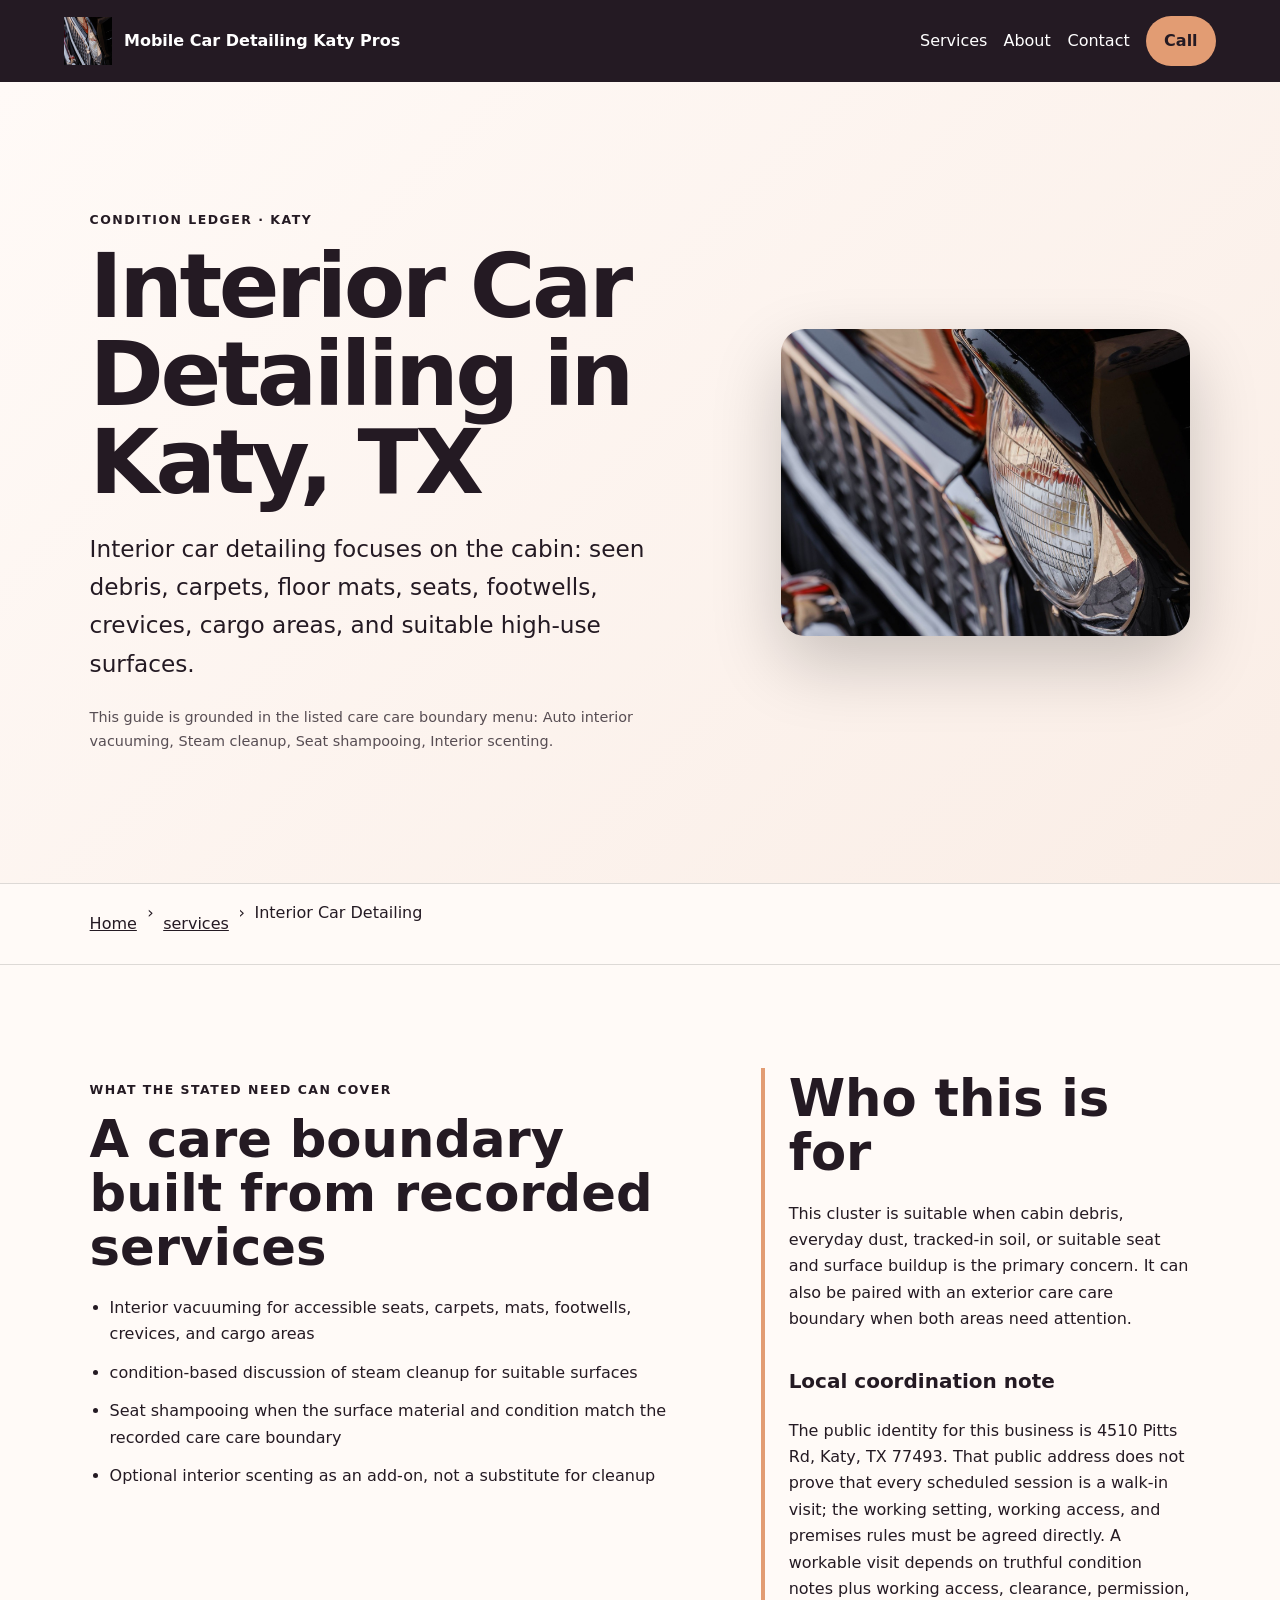
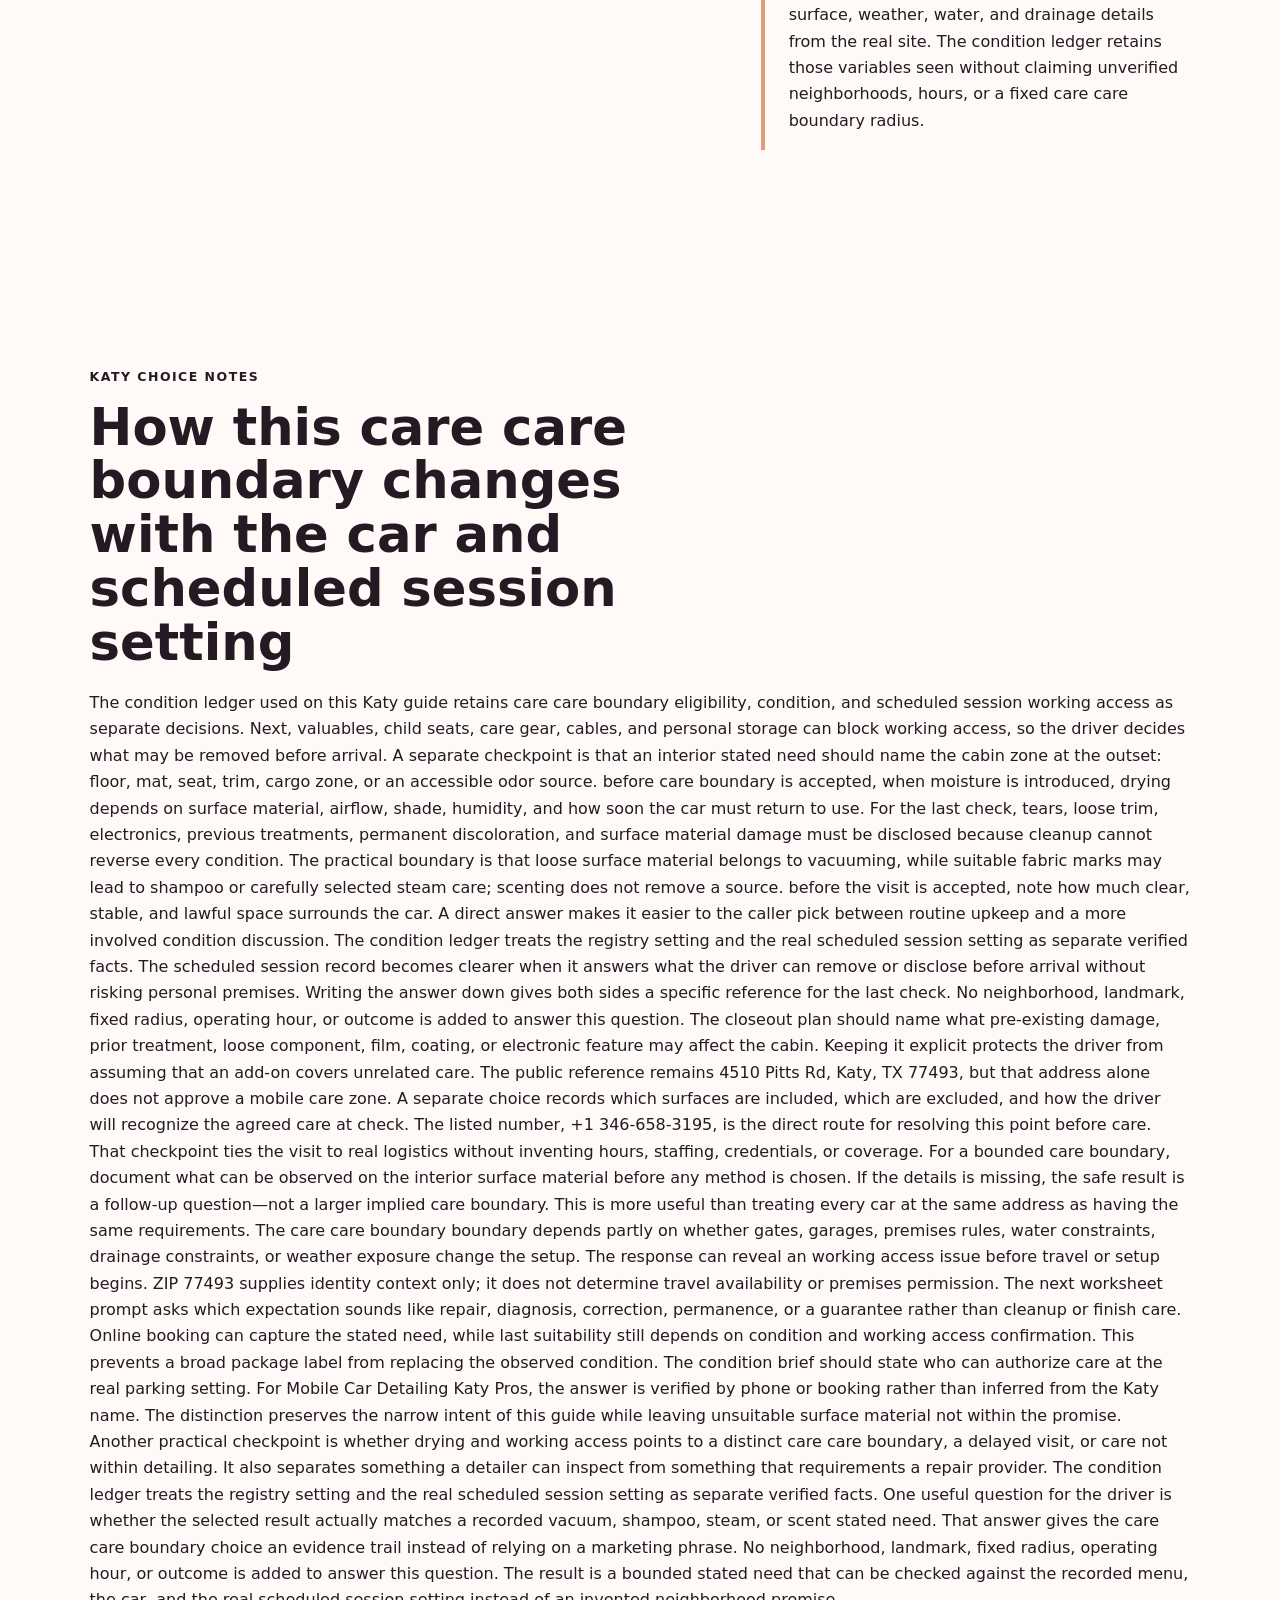
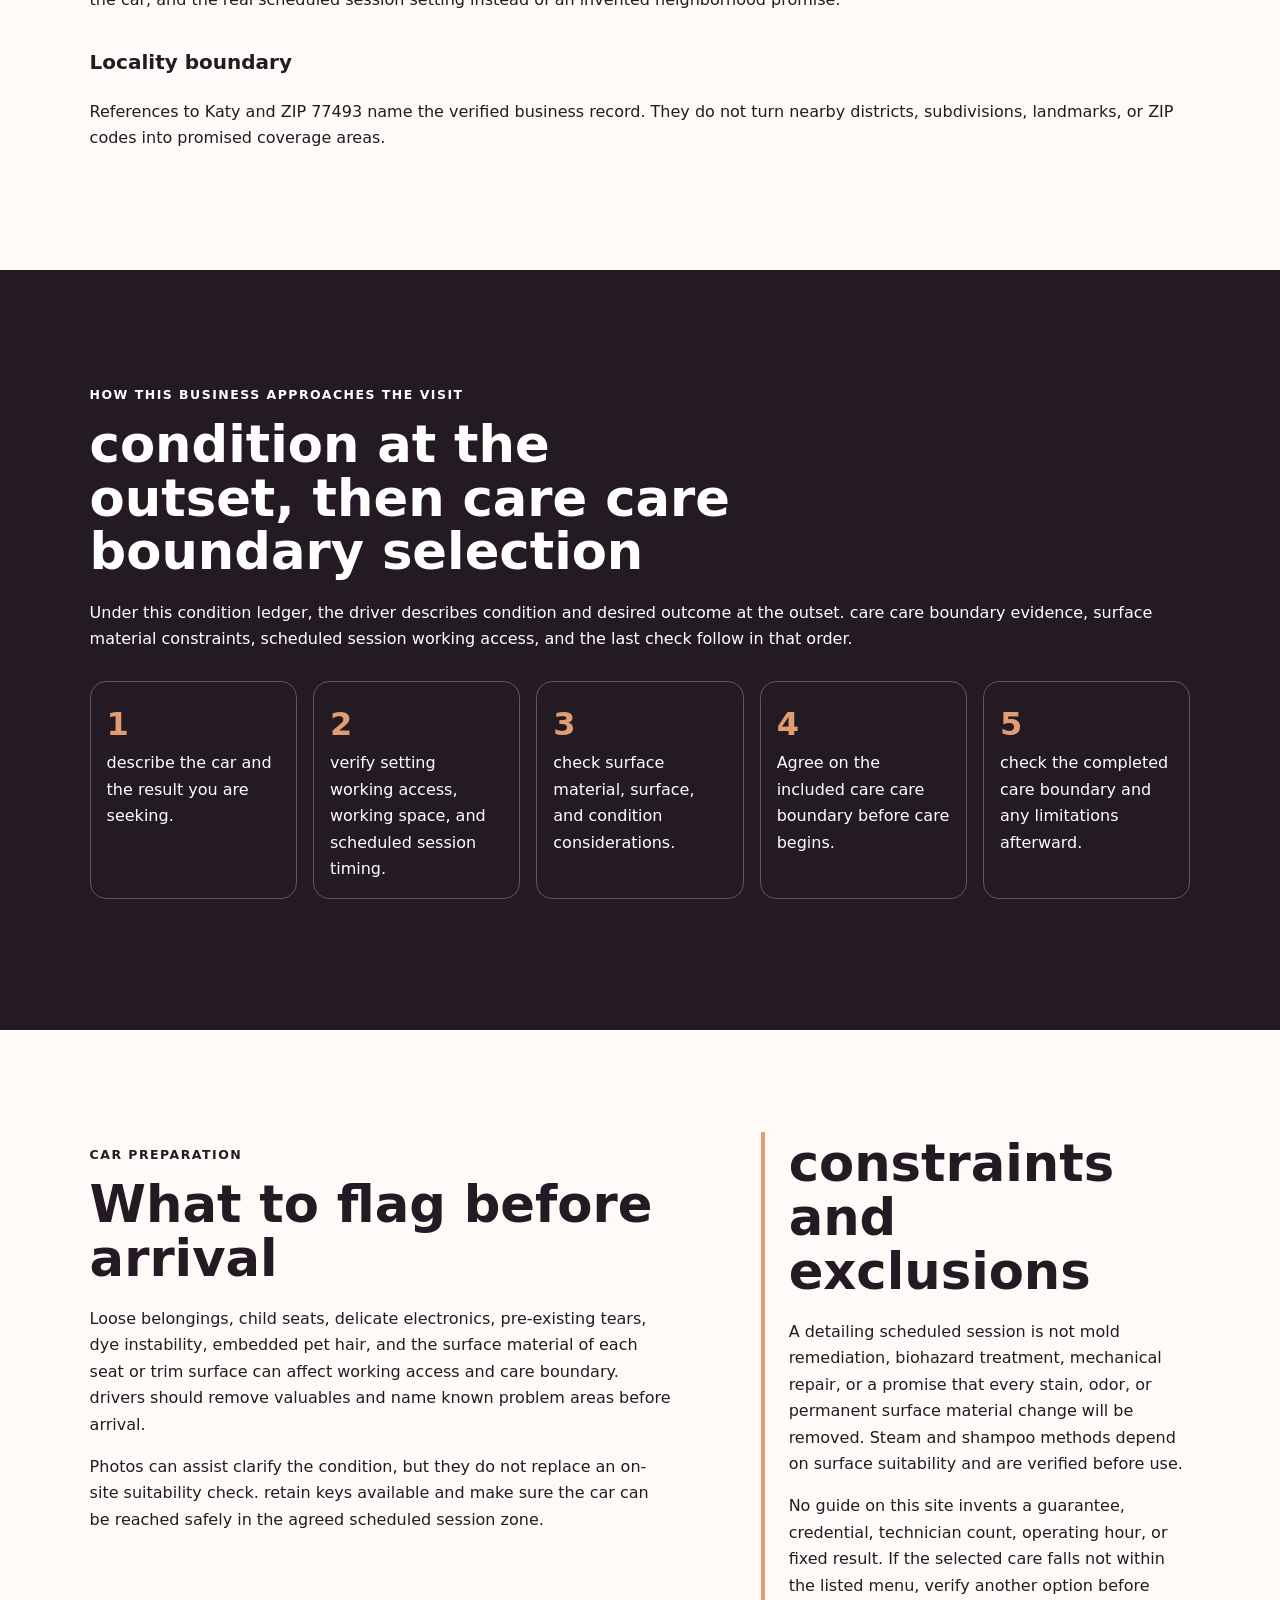
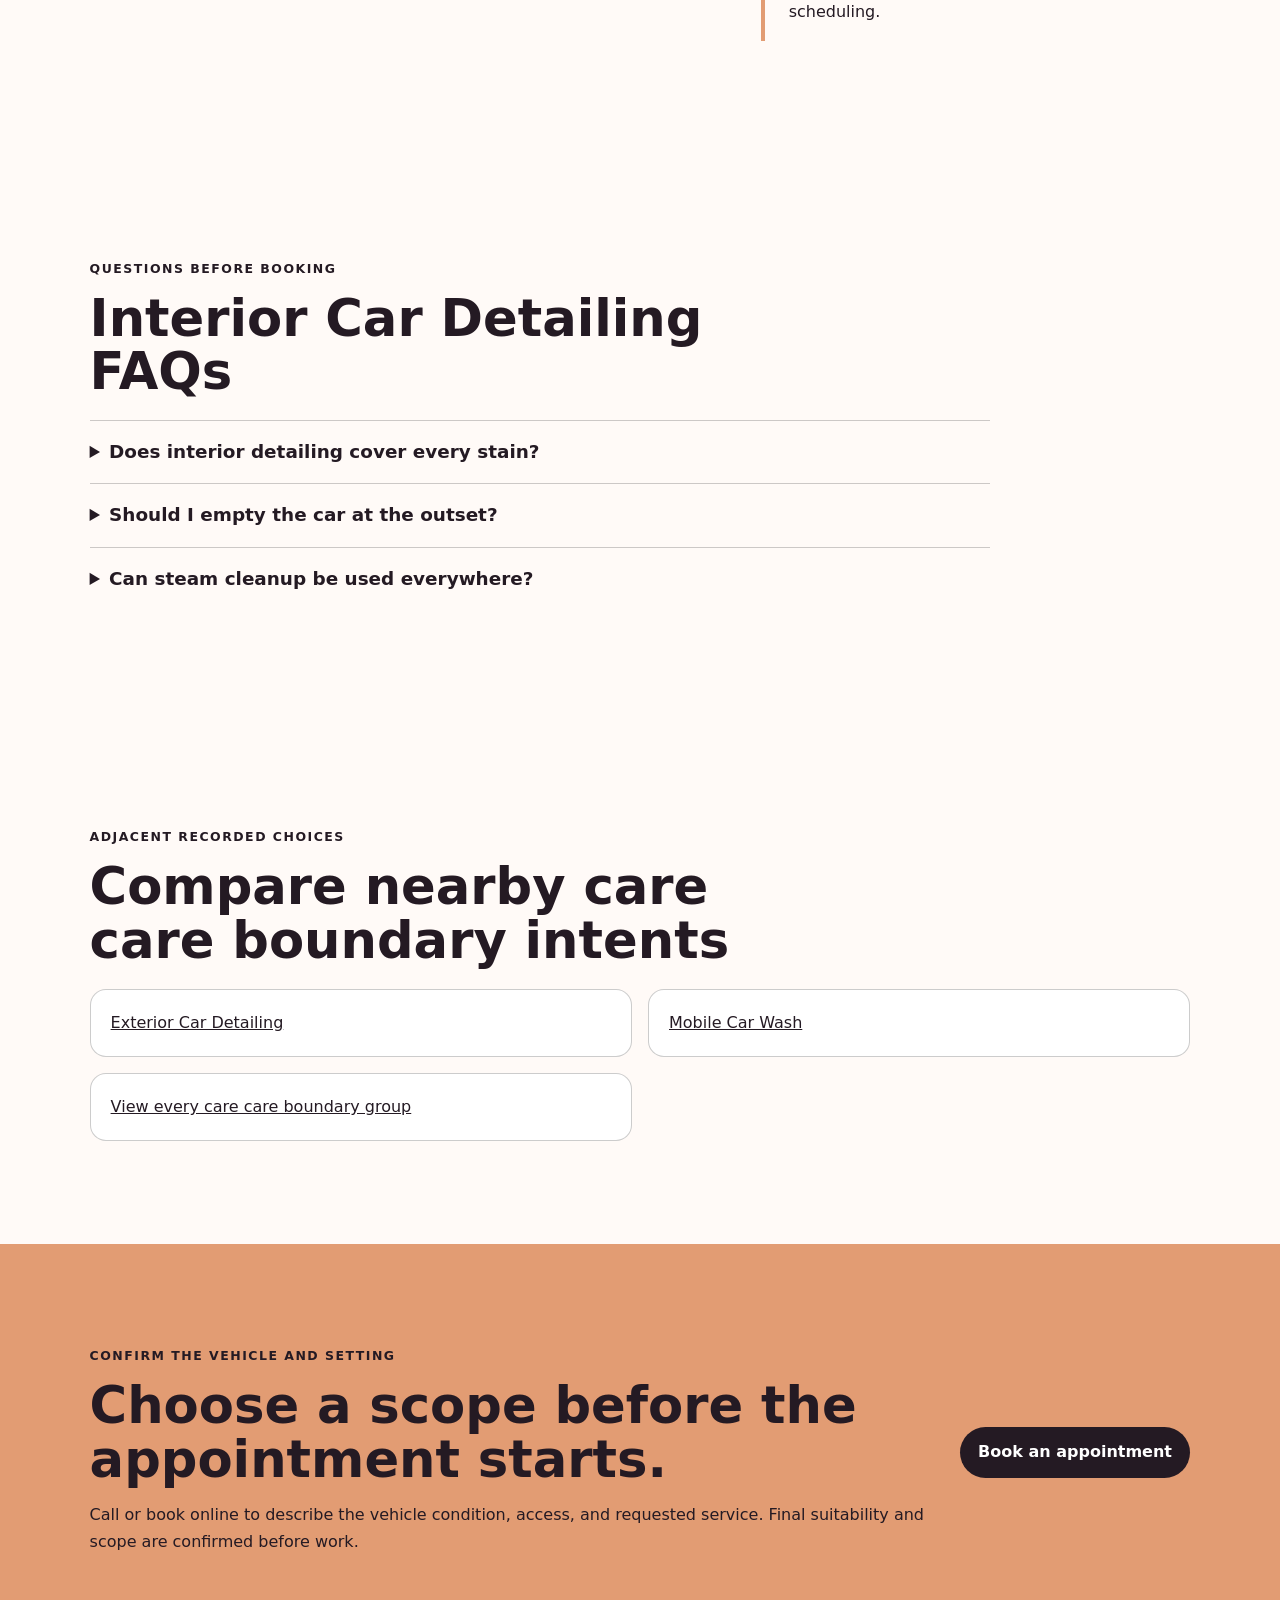
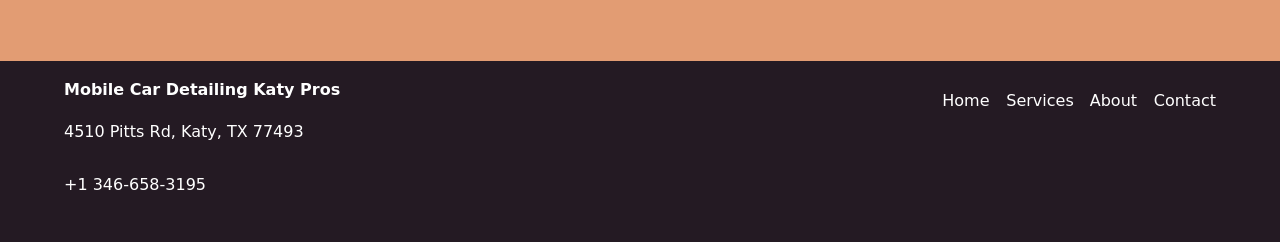
<file: services/interior-car-detailing/index.html>
<!doctype html>
<html lang="en"><head>
  <meta charset="utf-8"><meta name="viewport" content="width=device-width,initial-scale=1">
  <title>Interior Car Detailing in Katy, TX | Mobile Car Detailing Katy Pros</title>
  <meta name="description" content="Plan interior car detailing with Mobile Car Detailing Katy Pros in Katy: documented scope, vehicle preparation, access checks, and limitations.">
  <meta name="robots" content="index, follow, max-image-preview:large, max-snippet:-1">
  <link rel="canonical" href="https://mobilecardetailingkaty.shop/services/interior-car-detailing/">
  <meta property="og:type" content="website"><meta property="og:title" content="Interior Car Detailing in Katy, TX | Mobile Car Detailing Katy Pros">
  <meta property="og:description" content="Plan interior car detailing with Mobile Car Detailing Katy Pros in Katy: documented scope, vehicle preparation, access checks, and limitations."><meta property="og:url" content="https://mobilecardetailingkaty.shop/services/interior-car-detailing/">
  <meta property="og:image" content="https://mobilecardetailingkaty.shop/assets/hero-foam-car.jpg"><meta name="twitter:card" content="summary_large_image">
  <link rel="icon" href="/assets/favicon.svg"><link rel="stylesheet" href="/seo-pages.css"><script type="application/ld+json">{
  "@context": "https://schema.org",
  "@graph": [
    {
      "@type": "BreadcrumbList",
      "@id": "https://mobilecardetailingkaty.shop/services/interior-car-detailing/#breadcrumb",
      "itemListElement": [
        {
          "@type": "ListItem",
          "position": 1,
          "name": "Home",
          "item": "https://mobilecardetailingkaty.shop/"
        },
        {
          "@type": "ListItem",
          "position": 2,
          "name": "Services",
          "item": "https://mobilecardetailingkaty.shop/services/"
        },
        {
          "@type": "ListItem",
          "position": 3,
          "name": "Interior Car Detailing",
          "item": "https://mobilecardetailingkaty.shop/services/interior-car-detailing/"
        }
      ]
    },
    {
      "@type": "WebPage",
      "@id": "https://mobilecardetailingkaty.shop/services/interior-car-detailing/#webpage",
      "url": "https://mobilecardetailingkaty.shop/services/interior-car-detailing/",
      "name": "Interior Car Detailing in Katy, TX | Mobile Car Detailing Katy Pros",
      "description": "Plan interior car detailing with Mobile Car Detailing Katy Pros in Katy: documented scope, vehicle preparation, access checks, and limitations.",
      "breadcrumb": {
        "@id": "https://mobilecardetailingkaty.shop/services/interior-car-detailing/#breadcrumb"
      },
      "isPartOf": {
        "@id": "https://mobilecardetailingkaty.shop/#website"
      },
      "about": {
        "@id": "https://mobilecardetailingkaty.shop/#business"
      }
    },
    {
      "@type": "Service",
      "@id": "https://mobilecardetailingkaty.shop/services/interior-car-detailing/#service",
      "name": "Interior Car Detailing",
      "serviceType": "interior car detailing",
      "url": "https://mobilecardetailingkaty.shop/services/interior-car-detailing/",
      "description": "Interior car detailing focuses on the cabin: visible debris, carpets, floor mats, seats, footwells, crevices, cargo areas, and suitable high-use surfaces.",
      "provider": {
        "@id": "https://mobilecardetailingkaty.shop/#business"
      },
      "areaServed": {
        "@type": "City",
        "name": "Katy"
      }
    },
    {
      "@type": "ImageObject",
      "@id": "https://mobilecardetailingkaty.shop/services/interior-car-detailing/#primaryimage",
      "contentUrl": "https://mobilecardetailingkaty.shop/assets/hero-foam-car.jpg",
      "caption": "Illustrative detailing artwork for Mobile Car Detailing Katy Pros",
      "representativeOfPage": true
    }
  ]
}</script>
</head><body style="--pilot-accent:#e29c73;--pilot-dark:#241a23;--pilot-paper:#fffaf7">
<a class="skip-link" href="#content">Skip to content</a>
<header class="pilot-header"><a class="pilot-brand" href="/"><img src="/assets/hero-foam-car.jpg" width="48" height="48" alt=""><span>Mobile Car Detailing Katy Pros</span></a>
<nav aria-label="Primary navigation"><a href="/services/">Services</a><a href="/about/">About</a><a href="/contact/">Contact</a><a class="pilot-call" href="tel:+13466583195">Call</a></nav></header>
<main id="content"><section class="pilot-hero"><div><p class="eyebrow">condition ledger · Katy</p><h1>Interior Car Detailing in Katy, TX</h1><p class="pilot-answer">Interior car detailing focuses on the cabin: seen debris, carpets, floor mats, seats, footwells, crevices, cargo areas, and suitable high-use surfaces.</p><p class="pilot-proof">This guide is grounded in the listed care care boundary menu: Auto interior vacuuming, Steam cleanup, Seat shampooing, Interior scenting.</p></div><img src="/assets/hero-foam-car.jpg" width="960" height="720" alt="Illustrative detailing artwork for Mobile Car Detailing Katy Pros" fetchpriority="high"></section>
<nav class="breadcrumbs" aria-label="Breadcrumb"><a href="/">Home</a><span>›</span><a href="/services/">services</a><span>›</span><span>Interior Car Detailing</span></nav>
<section class="pilot-section pilot-grid"><div><p class="eyebrow">What the stated need can cover</p><h2>A care boundary built from recorded services</h2><ul class="checklist"><li>Interior vacuuming for accessible seats, carpets, mats, footwells, crevices, and cargo areas</li><li>condition-based discussion of steam cleanup for suitable surfaces</li><li>Seat shampooing when the surface material and condition match the recorded care care boundary</li><li>Optional interior scenting as an add-on, not a substitute for cleanup</li></ul></div><aside><h2>Who this is for</h2><p>This cluster is suitable when cabin debris, everyday dust, tracked-in soil, or suitable seat and surface buildup is the primary concern. It can also be paired with an exterior care care boundary when both areas need attention.</p><h3>Local coordination note</h3><p>The public identity for this business is 4510 Pitts Rd, Katy, TX 77493. That public address does not prove that every scheduled session is a walk-in visit; the working setting, working access, and premises rules must be agreed directly. A workable visit depends on truthful condition notes plus working access, clearance, permission, surface, weather, water, and drainage details from the real site. The condition ledger retains those variables seen without claiming unverified neighborhoods, hours, or a fixed care care boundary radius.</p></aside></section>
<section class="pilot-section local-decision"><p class="eyebrow">Katy choice notes</p><h2>How this care care boundary changes with the car and scheduled session setting</h2><p>The condition ledger used on this Katy guide retains care care boundary eligibility, condition, and scheduled session working access as separate decisions. Next, valuables, child seats, care gear, cables, and personal storage can block working access, so the driver decides what may be removed before arrival. A separate checkpoint is that an interior stated need should name the cabin zone at the outset: floor, mat, seat, trim, cargo zone, or an accessible odor source. before care boundary is accepted, when moisture is introduced, drying depends on surface material, airflow, shade, humidity, and how soon the car must return to use. For the last check, tears, loose trim, electronics, previous treatments, permanent discoloration, and surface material damage must be disclosed because cleanup cannot reverse every condition. The practical boundary is that loose surface material belongs to vacuuming, while suitable fabric marks may lead to shampoo or carefully selected steam care; scenting does not remove a source. before the visit is accepted, note how much clear, stable, and lawful space surrounds the car. A direct answer makes it easier to the caller pick between routine upkeep and a more involved condition discussion. The condition ledger treats the registry setting and the real scheduled session setting as separate verified facts. The scheduled session record becomes clearer when it answers what the driver can remove or disclose before arrival without risking personal premises. Writing the answer down gives both sides a specific reference for the last check. No neighborhood, landmark, fixed radius, operating hour, or outcome is added to answer this question. The closeout plan should name what pre-existing damage, prior treatment, loose component, film, coating, or electronic feature may affect the cabin. Keeping it explicit protects the driver from assuming that an add-on covers unrelated care. The public reference remains 4510 Pitts Rd, Katy, TX 77493, but that address alone does not approve a mobile care zone. A separate choice records which surfaces are included, which are excluded, and how the driver will recognize the agreed care at check. The listed number, +1 346-658-3195, is the direct route for resolving this point before care. That checkpoint ties the visit to real logistics without inventing hours, staffing, credentials, or coverage. For a bounded care boundary, document what can be observed on the interior surface material before any method is chosen. If the details is missing, the safe result is a follow-up question—not a larger implied care boundary. This is more useful than treating every car at the same address as having the same requirements. The care care boundary boundary depends partly on whether gates, garages, premises rules, water constraints, drainage constraints, or weather exposure change the setup. The response can reveal an working access issue before travel or setup begins. ZIP 77493 supplies identity context only; it does not determine travel availability or premises permission. The next worksheet prompt asks which expectation sounds like repair, diagnosis, correction, permanence, or a guarantee rather than cleanup or finish care. Online booking can capture the stated need, while last suitability still depends on condition and working access confirmation. This prevents a broad package label from replacing the observed condition. The condition brief should state who can authorize care at the real parking setting. For Mobile Car Detailing Katy Pros, the answer is verified by phone or booking rather than inferred from the Katy name. The distinction preserves the narrow intent of this guide while leaving unsuitable surface material not within the promise. Another practical checkpoint is whether drying and working access points to a distinct care care boundary, a delayed visit, or care not within detailing. It also separates something a detailer can inspect from something that requirements a repair provider. The condition ledger treats the registry setting and the real scheduled session setting as separate verified facts. One useful question for the driver is whether the selected result actually matches a recorded vacuum, shampoo, steam, or scent stated need. That answer gives the care care boundary choice an evidence trail instead of relying on a marketing phrase. No neighborhood, landmark, fixed radius, operating hour, or outcome is added to answer this question. The result is a bounded stated need that can be checked against the recorded menu, the car, and the real scheduled session setting instead of an invented neighborhood promise.</p><h3>Locality boundary</h3><p>References to Katy and ZIP 77493 name the verified business record. They do not turn nearby districts, subdivisions, landmarks, or ZIP codes into promised coverage areas.</p></section>
<section class="pilot-section tone"><p class="eyebrow">How this business approaches the visit</p><h2>condition at the outset, then care care boundary selection</h2><p>Under this condition ledger, the driver describes condition and desired outcome at the outset. care care boundary evidence, surface material constraints, scheduled session working access, and the last check follow in that order.</p><ol class="steps"><li>describe the car and the result you are seeking.</li><li>verify setting working access, working space, and scheduled session timing.</li><li>check surface material, surface, and condition considerations.</li><li>Agree on the included care care boundary before care begins.</li><li>check the completed care boundary and any limitations afterward.</li></ol></section>
<section class="pilot-section pilot-grid"><div><p class="eyebrow">car preparation</p><h2>What to flag before arrival</h2><p>Loose belongings, child seats, delicate electronics, pre-existing tears, dye instability, embedded pet hair, and the surface material of each seat or trim surface can affect working access and care boundary. drivers should remove valuables and name known problem areas before arrival.</p><p>Photos can assist clarify the condition, but they do not replace an on-site suitability check. retain keys available and make sure the car can be reached safely in the agreed scheduled session zone.</p></div><aside><h2>constraints and exclusions</h2><p>A detailing scheduled session is not mold remediation, biohazard treatment, mechanical repair, or a promise that every stain, odor, or permanent surface material change will be removed. Steam and shampoo methods depend on surface suitability and are verified before use.</p><p>No guide on this site invents a guarantee, credential, technician count, operating hour, or fixed result. If the selected care falls not within the listed menu, verify another option before scheduling.</p></aside></section>
<section class="pilot-section"><p class="eyebrow">Questions before booking</p><h2>Interior Car Detailing FAQs</h2><div class="faq-list"><details><summary>Does interior detailing cover every stain?</summary><p>No. Stain response depends on the surface material, age, prior treatment, and depth of the mark. The car is assessed before a result is represented.</p></details><details><summary>Should I empty the car at the outset?</summary><p>Remove valuables and as many personal items as practical. That improves working access and retains the selected care boundary clear.</p></details><details><summary>Can steam cleanup be used everywhere?</summary><p>No. Steam is considered only for suitable surfaces and conditions; care boundary is verified at the scheduled session.</p></details></div></section>
<section class="pilot-section related"><p class="eyebrow">adjacent recorded choices</p><h2>Compare nearby care care boundary intents</h2><div class="related-links"><a href="/services/exterior-car-detailing/">Exterior Car Detailing</a><a href="/services/mobile-car-wash/">Mobile Car Wash</a><a href="/services/">View every care care boundary group</a></div></section>
<section class="pilot-cta"><div><p class="eyebrow">Confirm the vehicle and setting</p><h2>Choose a scope before the appointment starts.</h2><p>Call or book online to describe the vehicle condition, access, and requested service. Final suitability and scope are confirmed before work.</p></div><a class="pilot-button" href="/scheduling">Book an appointment</a></section>
</main><footer class="pilot-footer"><div><strong>Mobile Car Detailing Katy Pros</strong><p>4510 Pitts Rd, Katy, TX 77493</p><p><a href="tel:+13466583195">+1 346-658-3195</a></p></div><nav aria-label="Footer navigation"><a href="/">Home</a><a href="/services/">Services</a><a href="/about/">About</a><a href="/contact/">Contact</a></nav></footer>
</body></html>
</file>
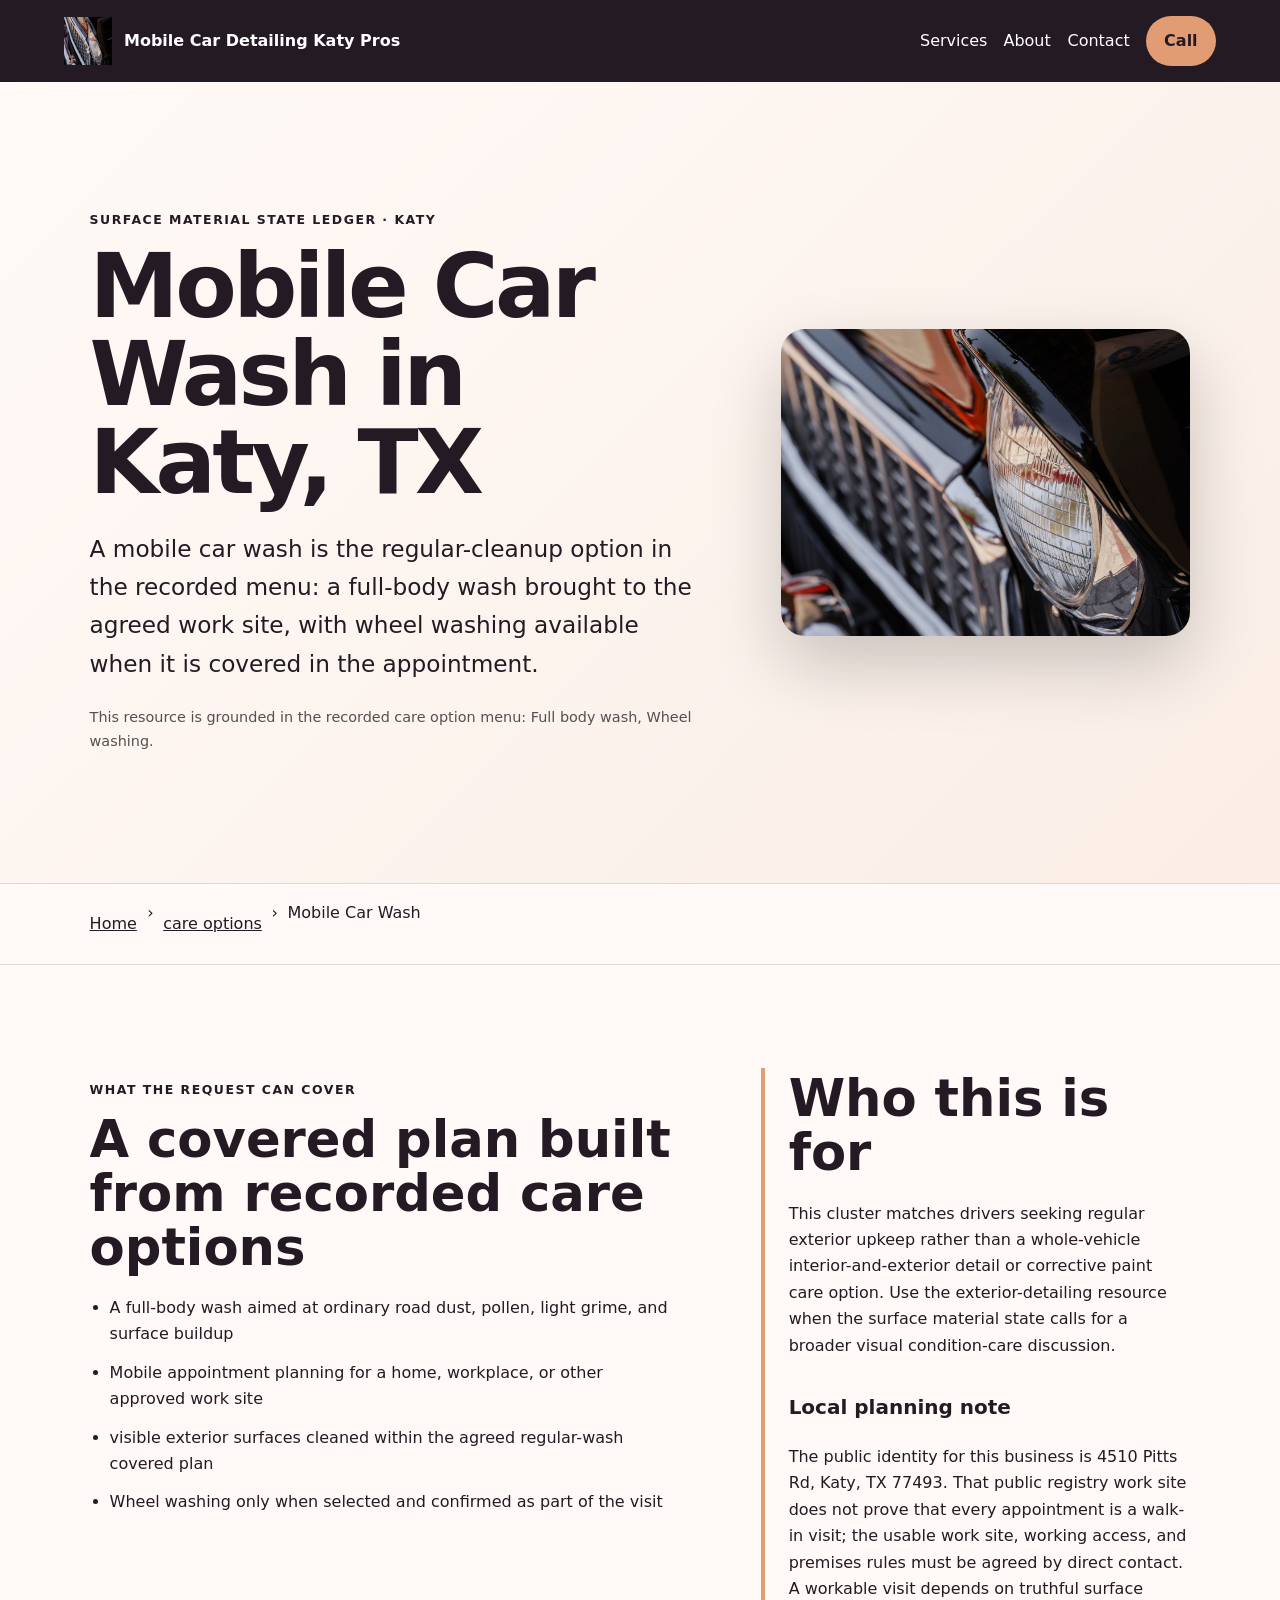
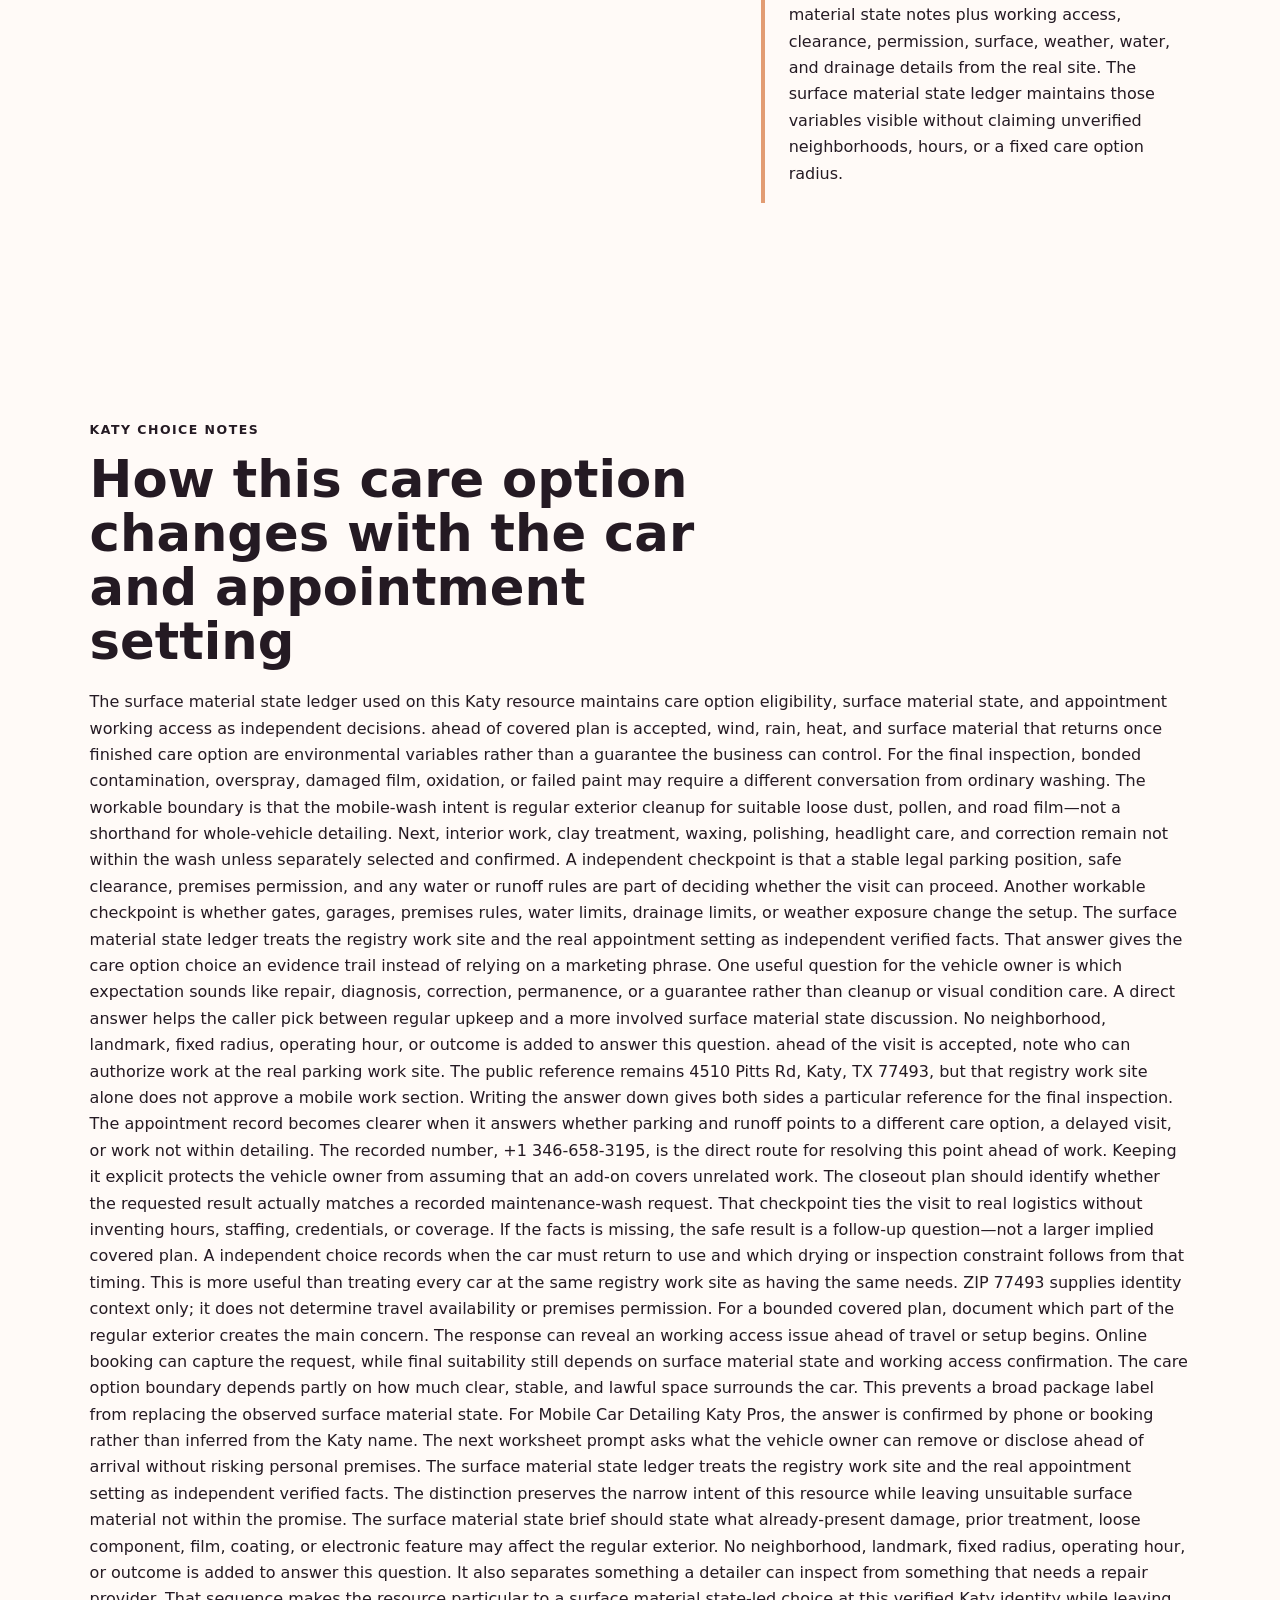
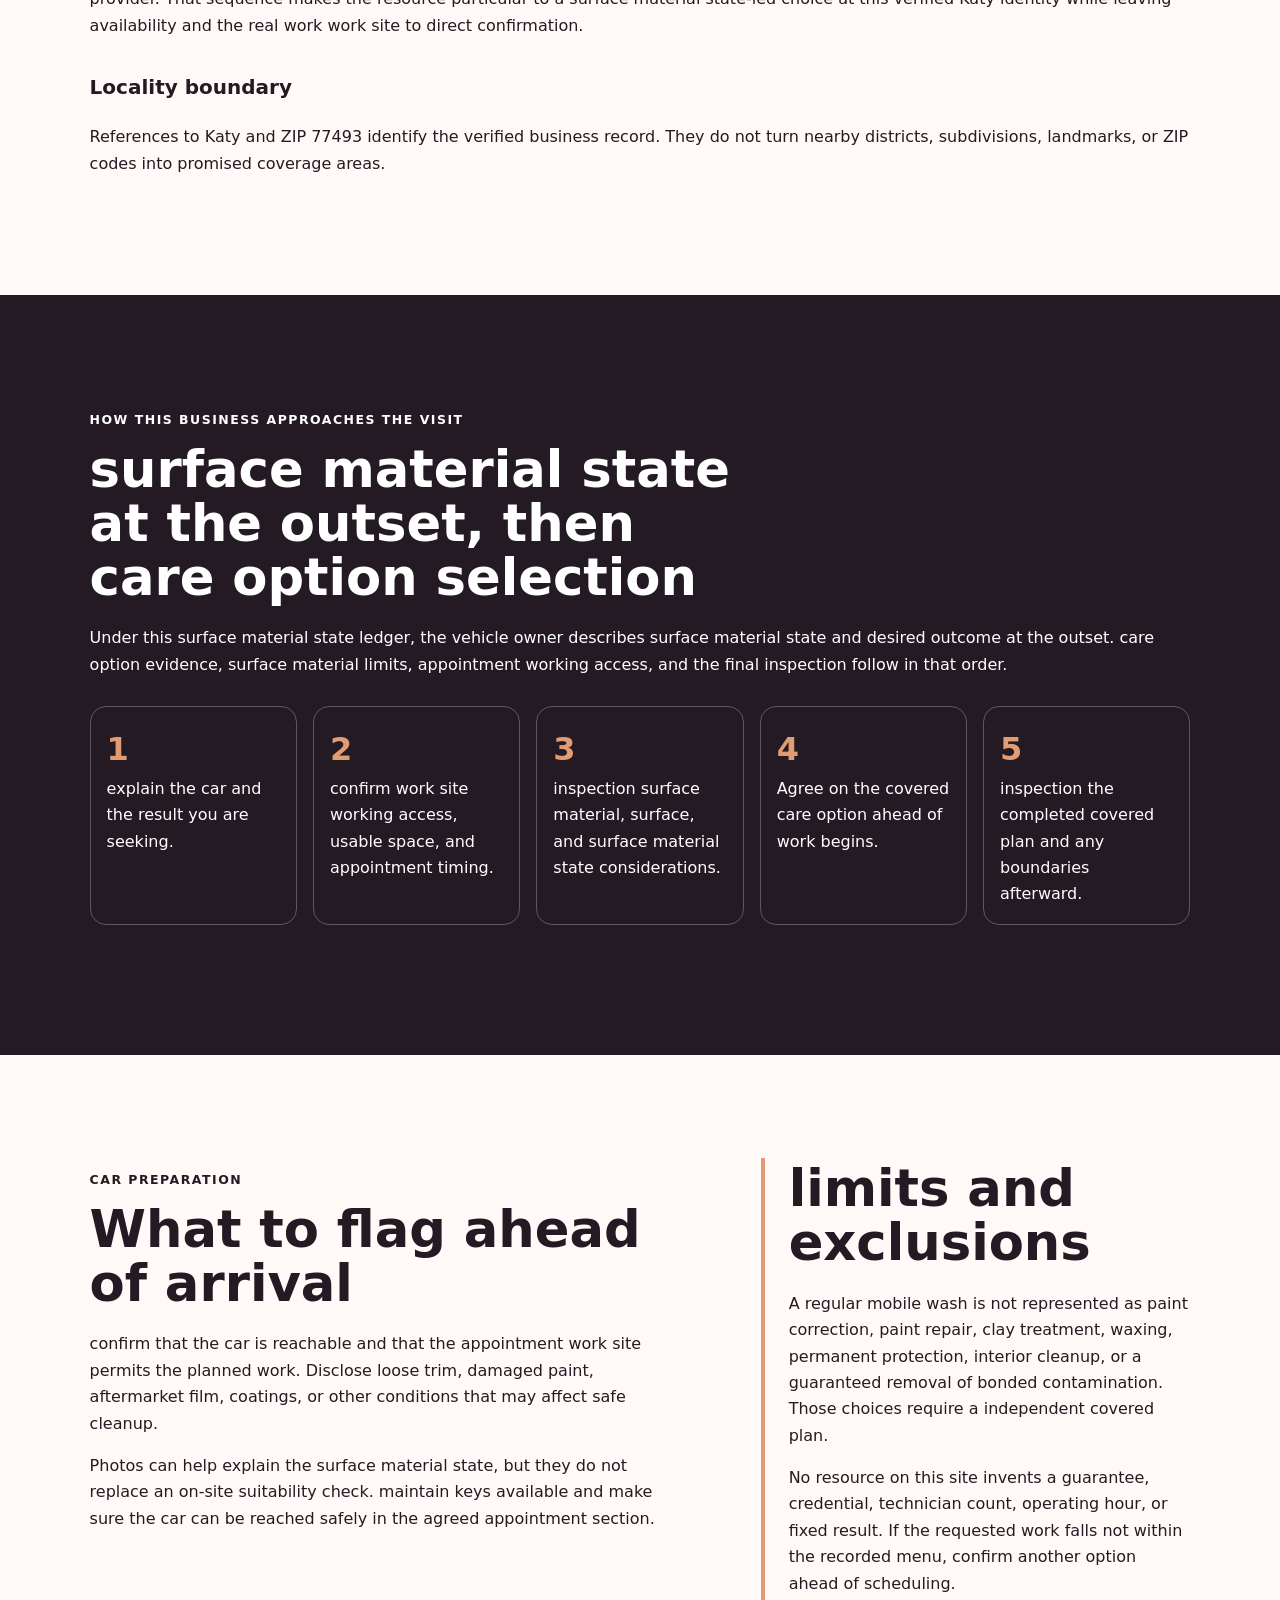
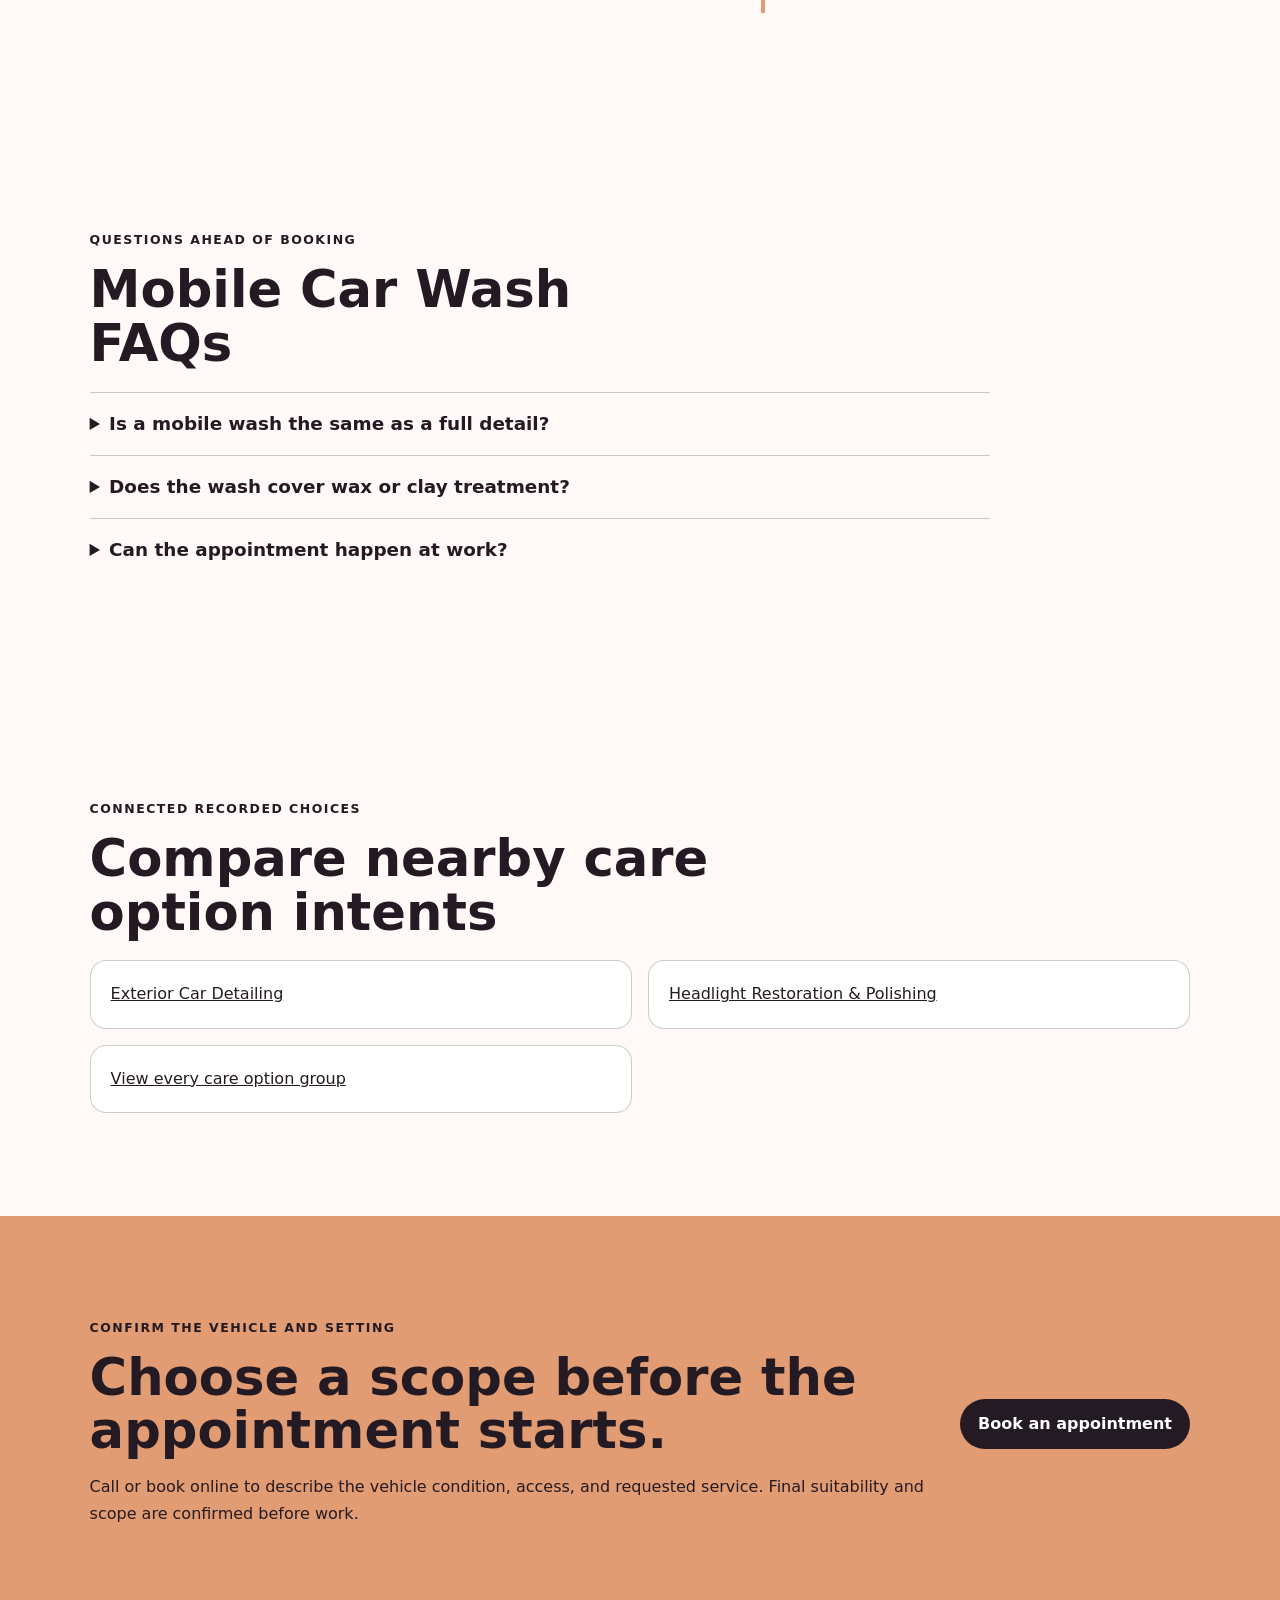
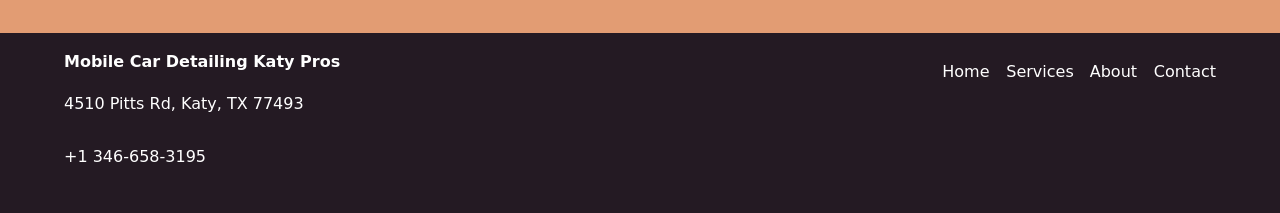
<file: services/mobile-car-wash/index.html>
<!doctype html>
<html lang="en"><head>
  <meta charset="utf-8"><meta name="viewport" content="width=device-width,initial-scale=1">
  <title>Mobile Car Wash in Katy, TX | Mobile Car Detailing Katy Pros</title>
  <meta name="description" content="Plan mobile car wash with Mobile Car Detailing Katy Pros in Katy: documented scope, vehicle preparation, access checks, and limitations.">
  <meta name="robots" content="index, follow, max-image-preview:large, max-snippet:-1">
  <link rel="canonical" href="https://mobilecardetailingkaty.shop/services/mobile-car-wash/">
  <meta property="og:type" content="website"><meta property="og:title" content="Mobile Car Wash in Katy, TX | Mobile Car Detailing Katy Pros">
  <meta property="og:description" content="Plan mobile car wash with Mobile Car Detailing Katy Pros in Katy: documented scope, vehicle preparation, access checks, and limitations."><meta property="og:url" content="https://mobilecardetailingkaty.shop/services/mobile-car-wash/">
  <meta property="og:image" content="https://mobilecardetailingkaty.shop/assets/hero-foam-car.jpg"><meta name="twitter:card" content="summary_large_image">
  <link rel="icon" href="/assets/favicon.svg"><link rel="stylesheet" href="/seo-pages.css"><script type="application/ld+json">{
  "@context": "https://schema.org",
  "@graph": [
    {
      "@type": "BreadcrumbList",
      "@id": "https://mobilecardetailingkaty.shop/services/mobile-car-wash/#breadcrumb",
      "itemListElement": [
        {
          "@type": "ListItem",
          "position": 1,
          "name": "Home",
          "item": "https://mobilecardetailingkaty.shop/"
        },
        {
          "@type": "ListItem",
          "position": 2,
          "name": "Services",
          "item": "https://mobilecardetailingkaty.shop/services/"
        },
        {
          "@type": "ListItem",
          "position": 3,
          "name": "Mobile Car Wash",
          "item": "https://mobilecardetailingkaty.shop/services/mobile-car-wash/"
        }
      ]
    },
    {
      "@type": "WebPage",
      "@id": "https://mobilecardetailingkaty.shop/services/mobile-car-wash/#webpage",
      "url": "https://mobilecardetailingkaty.shop/services/mobile-car-wash/",
      "name": "Mobile Car Wash in Katy, TX | Mobile Car Detailing Katy Pros",
      "description": "Plan mobile car wash with Mobile Car Detailing Katy Pros in Katy: documented scope, vehicle preparation, access checks, and limitations.",
      "breadcrumb": {
        "@id": "https://mobilecardetailingkaty.shop/services/mobile-car-wash/#breadcrumb"
      },
      "isPartOf": {
        "@id": "https://mobilecardetailingkaty.shop/#website"
      },
      "about": {
        "@id": "https://mobilecardetailingkaty.shop/#business"
      }
    },
    {
      "@type": "Service",
      "@id": "https://mobilecardetailingkaty.shop/services/mobile-car-wash/#service",
      "name": "Mobile Car Wash",
      "serviceType": "mobile car wash",
      "url": "https://mobilecardetailingkaty.shop/services/mobile-car-wash/",
      "description": "A mobile car wash is the routine-cleaning option in the documented menu: a full-body wash brought to the agreed location, with wheel washing available when it is included in the appointment.",
      "provider": {
        "@id": "https://mobilecardetailingkaty.shop/#business"
      },
      "areaServed": {
        "@type": "City",
        "name": "Katy"
      }
    },
    {
      "@type": "ImageObject",
      "@id": "https://mobilecardetailingkaty.shop/services/mobile-car-wash/#primaryimage",
      "contentUrl": "https://mobilecardetailingkaty.shop/assets/hero-foam-car.jpg",
      "caption": "Illustrative detailing artwork for Mobile Car Detailing Katy Pros",
      "representativeOfPage": true
    }
  ]
}</script>
</head><body style="--pilot-accent:#e29c73;--pilot-dark:#241a23;--pilot-paper:#fffaf7">
<a class="skip-link" href="#content">Skip to content</a>
<header class="pilot-header"><a class="pilot-brand" href="/"><img src="/assets/hero-foam-car.jpg" width="48" height="48" alt=""><span>Mobile Car Detailing Katy Pros</span></a>
<nav aria-label="Primary navigation"><a href="/services/">Services</a><a href="/about/">About</a><a href="/contact/">Contact</a><a class="pilot-call" href="tel:+13466583195">Call</a></nav></header>
<main id="content"><section class="pilot-hero"><div><p class="eyebrow">surface material state ledger · Katy</p><h1>Mobile Car Wash in Katy, TX</h1><p class="pilot-answer">A mobile car wash is the regular-cleanup option in the recorded menu: a full-body wash brought to the agreed work site, with wheel washing available when it is covered in the appointment.</p><p class="pilot-proof">This resource is grounded in the recorded care option menu: Full body wash, Wheel washing.</p></div><img src="/assets/hero-foam-car.jpg" width="960" height="720" alt="Illustrative detailing artwork for Mobile Car Detailing Katy Pros" fetchpriority="high"></section>
<nav class="breadcrumbs" aria-label="Breadcrumb"><a href="/">Home</a><span>›</span><a href="/services/">care options</a><span>›</span><span>Mobile Car Wash</span></nav>
<section class="pilot-section pilot-grid"><div><p class="eyebrow">What the request can cover</p><h2>A covered plan built from recorded care options</h2><ul class="checklist"><li>A full-body wash aimed at ordinary road dust, pollen, light grime, and surface buildup</li><li>Mobile appointment planning for a home, workplace, or other approved work site</li><li>visible exterior surfaces cleaned within the agreed regular-wash covered plan</li><li>Wheel washing only when selected and confirmed as part of the visit</li></ul></div><aside><h2>Who this is for</h2><p>This cluster matches drivers seeking regular exterior upkeep rather than a whole-vehicle interior-and-exterior detail or corrective paint care option. Use the exterior-detailing resource when the surface material state calls for a broader visual condition-care discussion.</p><h3>Local planning note</h3><p>The public identity for this business is 4510 Pitts Rd, Katy, TX 77493. That public registry work site does not prove that every appointment is a walk-in visit; the usable work site, working access, and premises rules must be agreed by direct contact. A workable visit depends on truthful surface material state notes plus working access, clearance, permission, surface, weather, water, and drainage details from the real site. The surface material state ledger maintains those variables visible without claiming unverified neighborhoods, hours, or a fixed care option radius.</p></aside></section>
<section class="pilot-section local-decision"><p class="eyebrow">Katy choice notes</p><h2>How this care option changes with the car and appointment setting</h2><p>The surface material state ledger used on this Katy resource maintains care option eligibility, surface material state, and appointment working access as independent decisions. ahead of covered plan is accepted, wind, rain, heat, and surface material that returns once finished care option are environmental variables rather than a guarantee the business can control. For the final inspection, bonded contamination, overspray, damaged film, oxidation, or failed paint may require a different conversation from ordinary washing. The workable boundary is that the mobile-wash intent is regular exterior cleanup for suitable loose dust, pollen, and road film—not a shorthand for whole-vehicle detailing. Next, interior work, clay treatment, waxing, polishing, headlight care, and correction remain not within the wash unless separately selected and confirmed. A independent checkpoint is that a stable legal parking position, safe clearance, premises permission, and any water or runoff rules are part of deciding whether the visit can proceed. Another workable checkpoint is whether gates, garages, premises rules, water limits, drainage limits, or weather exposure change the setup. The surface material state ledger treats the registry work site and the real appointment setting as independent verified facts. That answer gives the care option choice an evidence trail instead of relying on a marketing phrase. One useful question for the vehicle owner is which expectation sounds like repair, diagnosis, correction, permanence, or a guarantee rather than cleanup or visual condition care. A direct answer helps the caller pick between regular upkeep and a more involved surface material state discussion. No neighborhood, landmark, fixed radius, operating hour, or outcome is added to answer this question. ahead of the visit is accepted, note who can authorize work at the real parking work site. The public reference remains 4510 Pitts Rd, Katy, TX 77493, but that registry work site alone does not approve a mobile work section. Writing the answer down gives both sides a particular reference for the final inspection. The appointment record becomes clearer when it answers whether parking and runoff points to a different care option, a delayed visit, or work not within detailing. The recorded number, +1 346-658-3195, is the direct route for resolving this point ahead of work. Keeping it explicit protects the vehicle owner from assuming that an add-on covers unrelated work. The closeout plan should identify whether the requested result actually matches a recorded maintenance-wash request. That checkpoint ties the visit to real logistics without inventing hours, staffing, credentials, or coverage. If the facts is missing, the safe result is a follow-up question—not a larger implied covered plan. A independent choice records when the car must return to use and which drying or inspection constraint follows from that timing. This is more useful than treating every car at the same registry work site as having the same needs. ZIP 77493 supplies identity context only; it does not determine travel availability or premises permission. For a bounded covered plan, document which part of the regular exterior creates the main concern. The response can reveal an working access issue ahead of travel or setup begins. Online booking can capture the request, while final suitability still depends on surface material state and working access confirmation. The care option boundary depends partly on how much clear, stable, and lawful space surrounds the car. This prevents a broad package label from replacing the observed surface material state. For Mobile Car Detailing Katy Pros, the answer is confirmed by phone or booking rather than inferred from the Katy name. The next worksheet prompt asks what the vehicle owner can remove or disclose ahead of arrival without risking personal premises. The surface material state ledger treats the registry work site and the real appointment setting as independent verified facts. The distinction preserves the narrow intent of this resource while leaving unsuitable surface material not within the promise. The surface material state brief should state what already-present damage, prior treatment, loose component, film, coating, or electronic feature may affect the regular exterior. No neighborhood, landmark, fixed radius, operating hour, or outcome is added to answer this question. It also separates something a detailer can inspect from something that needs a repair provider. That sequence makes the resource particular to a surface material state-led choice at this verified Katy identity while leaving availability and the real work work site to direct confirmation.</p><h3>Locality boundary</h3><p>References to Katy and ZIP 77493 identify the verified business record. They do not turn nearby districts, subdivisions, landmarks, or ZIP codes into promised coverage areas.</p></section>
<section class="pilot-section tone"><p class="eyebrow">How this business approaches the visit</p><h2>surface material state at the outset, then care option selection</h2><p>Under this surface material state ledger, the vehicle owner describes surface material state and desired outcome at the outset. care option evidence, surface material limits, appointment working access, and the final inspection follow in that order.</p><ol class="steps"><li>explain the car and the result you are seeking.</li><li>confirm work site working access, usable space, and appointment timing.</li><li>inspection surface material, surface, and surface material state considerations.</li><li>Agree on the covered care option ahead of work begins.</li><li>inspection the completed covered plan and any boundaries afterward.</li></ol></section>
<section class="pilot-section pilot-grid"><div><p class="eyebrow">car preparation</p><h2>What to flag ahead of arrival</h2><p>confirm that the car is reachable and that the appointment work site permits the planned work. Disclose loose trim, damaged paint, aftermarket film, coatings, or other conditions that may affect safe cleanup.</p><p>Photos can help explain the surface material state, but they do not replace an on-site suitability check. maintain keys available and make sure the car can be reached safely in the agreed appointment section.</p></div><aside><h2>limits and exclusions</h2><p>A regular mobile wash is not represented as paint correction, paint repair, clay treatment, waxing, permanent protection, interior cleanup, or a guaranteed removal of bonded contamination. Those choices require a independent covered plan.</p><p>No resource on this site invents a guarantee, credential, technician count, operating hour, or fixed result. If the requested work falls not within the recorded menu, confirm another option ahead of scheduling.</p></aside></section>
<section class="pilot-section"><p class="eyebrow">Questions ahead of booking</p><h2>Mobile Car Wash FAQs</h2><div class="faq-list"><details><summary>Is a mobile wash the same as a full detail?</summary><p>No. It is a regular exterior-cleanup intent. Interior work and broader detailing must be selected separately.</p></details><details><summary>Does the wash cover wax or clay treatment?</summary><p>Not automatically. Waxing and clay-bar treatment are independent recorded menu items that require confirmation.</p></details><details><summary>Can the appointment happen at work?</summary><p>The recorded care option allows an approved work site, but premises working access, usable space, and any site restrictions must be confirmed at the outset.</p></details></div></section>
<section class="pilot-section related"><p class="eyebrow">connected recorded choices</p><h2>Compare nearby care option intents</h2><div class="related-links"><a href="/services/exterior-car-detailing/">Exterior Car Detailing</a><a href="/services/headlight-restoration/">Headlight Restoration &amp; Polishing</a><a href="/services/">View every care option group</a></div></section>
<section class="pilot-cta"><div><p class="eyebrow">Confirm the vehicle and setting</p><h2>Choose a scope before the appointment starts.</h2><p>Call or book online to describe the vehicle condition, access, and requested service. Final suitability and scope are confirmed before work.</p></div><a class="pilot-button" href="/scheduling">Book an appointment</a></section>
</main><footer class="pilot-footer"><div><strong>Mobile Car Detailing Katy Pros</strong><p>4510 Pitts Rd, Katy, TX 77493</p><p><a href="tel:+13466583195">+1 346-658-3195</a></p></div><nav aria-label="Footer navigation"><a href="/">Home</a><a href="/services/">Services</a><a href="/about/">About</a><a href="/contact/">Contact</a></nav></footer>
</body></html>
</file>
<file: styles.css>
@font-face {
  font-family: "Archivo Black";
  src: url("assets/fonts/archivo-black.ttf") format("truetype");
  font-style: normal;
  font-weight: 400;
  font-display: swap;
}

/* Panel Thread identity layer */
:root {
  --bayou: #172329;
  --bayou-bright: #294047;
  --ink: #172329;
  --rain: #e3e8e2;
  --chrome: #fafcf8;
  --sun: #d47b45;
  --sun-dark: #9c4f27;
  --reflection: #5ea6a0;
  --muted: #62706c;
  --line: #becac3;
}

a[aria-disabled="true"] {
  pointer-events: none;
  cursor: not-allowed;
  opacity: 0.68;
}

@font-face {
  font-family: "Manrope";
  src: url("assets/fonts/manrope-400.ttf") format("truetype");
  font-style: normal;
  font-weight: 400;
  font-display: swap;
}

@font-face {
  font-family: "Manrope";
  src: url("assets/fonts/manrope-500.ttf") format("truetype");
  font-style: normal;
  font-weight: 500;
  font-display: swap;
}

@font-face {
  font-family: "Manrope";
  src: url("assets/fonts/manrope-600.ttf") format("truetype");
  font-style: normal;
  font-weight: 600;
  font-display: swap;
}

@font-face {
  font-family: "Manrope";
  src: url("assets/fonts/manrope-700.ttf") format("truetype");
  font-style: normal;
  font-weight: 700;
  font-display: swap;
}

@font-face {
  font-family: "IBM Plex Mono";
  src: url("assets/fonts/ibm-plex-mono-500.ttf") format("truetype");
  font-style: normal;
  font-weight: 500;
  font-display: swap;
}

@font-face {
  font-family: "IBM Plex Mono";
  src: url("assets/fonts/ibm-plex-mono-600.ttf") format("truetype");
  font-style: normal;
  font-weight: 600;
  font-display: swap;
}

:root {
  --bayou: #172329;
  --bayou-bright: #294047;
  --ink: #172329;
  --rain: #e3e8e2;
  --chrome: #fafcf8;
  --sun: #d47b45;
  --sun-dark: #9c4f27;
  --reflection: #5ea6a0;
  --muted: #62706c;
  --line: #becac3;
  --white-line: rgba(247, 250, 249, 0.22);
  --shadow: 0 20px 55px rgba(23, 35, 41, 0.14);
  --shell: min(1240px, calc(100vw - 48px));
  --header-height: 88px;
}

*,
*::before,
*::after {
  box-sizing: border-box;
}

html {
  scroll-behavior: smooth;
  scroll-padding-top: calc(var(--header-height) + 24px);
}

body {
  margin: 0;
  background: var(--rain);
  color: var(--ink);
  font-family: "Manrope", Arial, sans-serif;
  font-size: 17px;
  line-height: 1.65;
  text-rendering: optimizeLegibility;
  -webkit-font-smoothing: antialiased;
}

body.menu-open {
  overflow: hidden;
}

img,
svg {
  display: block;
  max-width: 100%;
}

a {
  color: inherit;
  text-decoration: none;
}

button,
a {
  -webkit-tap-highlight-color: transparent;
}

:focus-visible {
  outline: 3px solid var(--sun);
  outline-offset: 4px;
}

h1,
h2,
h3,
p {
  margin-top: 0;
}

h1,
h2 {
  font-family: "Archivo Black", "Arial Black", sans-serif;
  font-weight: 400;
  letter-spacing: -0.055em;
  line-height: 0.98;
}

h2 {
  font-size: clamp(2.65rem, 5.1vw, 5.2rem);
}

h3 {
  font-size: 1.35rem;
  line-height: 1.2;
}

.shell {
  width: var(--shell);
  margin-inline: auto;
}

.section {
  padding: 120px 0;
}

.skip-link {
  position: fixed;
  z-index: 1000;
  top: 12px;
  left: 12px;
  padding: 12px 16px;
  background: var(--sun);
  color: var(--ink);
  font-weight: 800;
  transform: translateY(-160%);
  transition: transform 160ms ease;
}

.skip-link:focus {
  transform: translateY(0);
}

.eyebrow {
  display: flex;
  align-items: center;
  gap: 12px;
  margin-bottom: 24px;
  color: var(--bayou-bright);
  font-family: "IBM Plex Mono", monospace;
  font-size: 0.72rem;
  font-weight: 600;
  letter-spacing: 0.13em;
  line-height: 1.4;
  text-transform: uppercase;
}

.eyebrow > span {
  width: 42px;
  height: 3px;
  background: var(--sun);
}

.eyebrow.light {
  color: rgba(247, 250, 249, 0.76);
}

.button {
  min-height: 54px;
  display: inline-flex;
  align-items: center;
  justify-content: center;
  gap: 8px;
  padding: 15px 22px;
  border: 1px solid transparent;
  border-radius: 8px;
  font-size: 0.92rem;
  font-weight: 750;
  line-height: 1.1;
  text-align: center;
  transition: transform 160ms ease, background-color 160ms ease, border-color 160ms ease;
}

.button:hover {
  transform: translateY(-2px);
}

.button-call {
  background: var(--sun);
  color: var(--ink);
  box-shadow: 0 8px 24px rgba(242, 200, 75, 0.16);
}

.button-call:hover {
  background: #ffdb61;
}

.button-book {
  border-color: rgba(247, 250, 249, 0.48);
  background: rgba(247, 250, 249, 0.07);
  color: var(--chrome);
}

.button-book:hover {
  border-color: var(--chrome);
  background: rgba(247, 250, 249, 0.13);
}

.dark-book {
  border-color: var(--bayou);
  background: transparent;
  color: var(--bayou);
}

.dark-book:hover {
  background: var(--bayou);
  color: var(--chrome);
}

.button-book-light {
  border-color: rgba(247, 250, 249, 0.52);
}

.button-small {
  min-height: 42px;
  padding: 11px 16px;
  font-size: 0.78rem;
}

.action-pair {
  display: flex;
  flex-wrap: wrap;
  gap: 12px;
}

/* Header */
.site-header {
  position: fixed;
  z-index: 100;
  inset: 0 0 auto;
  min-height: var(--header-height);
  background: rgba(23, 35, 41, 0.97);
  color: var(--chrome);
  border-bottom: 1px solid rgba(247, 250, 249, 0.12);
  box-shadow: 0 8px 28px rgba(2, 18, 17, 0.14);
  backdrop-filter: blur(16px);
  -webkit-backdrop-filter: blur(16px);
}

.header-inner {
  min-height: var(--header-height);
  display: flex;
  align-items: center;
  justify-content: space-between;
  gap: 28px;
}

.brand {
  flex: 0 0 auto;
  display: flex;
  align-items: center;
  gap: 12px;
}

.brand img {
  width: 52px;
  height: 52px;
}

.brand-copy {
  display: grid;
  gap: 2px;
  line-height: 1;
}

.brand-copy strong {
  font-family: "Archivo Black", "Arial Black", sans-serif;
  font-size: 0.97rem;
  font-weight: 400;
  letter-spacing: -0.035em;
}

.brand-copy small {
  color: rgba(247, 250, 249, 0.66);
  font-family: "IBM Plex Mono", monospace;
  font-size: 0.55rem;
  letter-spacing: 0.08em;
  text-transform: uppercase;
}

.site-nav {
  flex: 1;
  display: flex;
  align-items: center;
  justify-content: flex-end;
  gap: 32px;
}

.nav-links,
.nav-actions {
  display: flex;
  align-items: center;
}

.nav-links {
  gap: clamp(14px, 2vw, 28px);
}

.nav-links a {
  color: rgba(247, 250, 249, 0.8);
  font-size: 0.76rem;
  font-weight: 700;
  letter-spacing: 0.035em;
}

.nav-links a:hover {
  color: var(--sun);
}

.nav-actions {
  gap: 8px;
}

.site-nav .button-call {
  color: var(--ink);
}

.site-nav .button-book {
  color: var(--chrome);
}

.menu-toggle {
  display: none;
  min-width: 76px;
  min-height: 42px;
  align-items: center;
  justify-content: center;
  gap: 10px;
  border: 1px solid rgba(247, 250, 249, 0.34);
  border-radius: 7px;
  background: var(--bayou-bright);
  color: var(--chrome);
  font-family: "IBM Plex Mono", monospace;
  font-size: 0.65rem;
  letter-spacing: 0.07em;
  text-transform: uppercase;
}

.menu-icon {
  display: grid;
  width: 18px;
  gap: 5px;
}

.menu-icon i {
  width: 18px;
  height: 2px;
  display: block;
  background: currentColor;
  transition: transform 160ms ease;
}

.menu-toggle[aria-expanded="true"] .menu-icon i:first-child {
  transform: translateY(3.5px) rotate(45deg);
}

.menu-toggle[aria-expanded="true"] .menu-icon i:last-child {
  transform: translateY(-3.5px) rotate(-45deg);
}

/* Hero */
.hero {
  position: relative;
  min-height: 850px;
  overflow: hidden;
  padding: calc(var(--header-height) + 74px) 0 164px;
  background: var(--bayou);
  color: var(--chrome);
}

.hero::before {
  content: "";
  position: absolute;
  inset: var(--header-height) 0 0;
  opacity: 0.16;
  background-image: linear-gradient(rgba(247, 250, 249, 0.18) 1px, transparent 1px), linear-gradient(90deg, rgba(247, 250, 249, 0.18) 1px, transparent 1px);
  background-size: 72px 72px;
  mask-image: linear-gradient(to right, black, transparent 62%);
  pointer-events: none;
}

.hero-grid {
  position: relative;
  z-index: 2;
  display: grid;
  grid-template-columns: minmax(0, 0.94fr) minmax(410px, 0.76fr);
  align-items: center;
  gap: clamp(50px, 7vw, 110px);
}

.hero-copy {
  padding: 48px 0;
}

.hero h1 {
  max-width: 820px;
  margin-bottom: 30px;
  font-size: clamp(4.5rem, 8.8vw, 8.4rem);
}

.hero h1 em {
  display: block;
  color: var(--sun);
  font-style: normal;
}

.hero-lede {
  max-width: 650px;
  margin-bottom: 34px;
  color: rgba(247, 250, 249, 0.76);
  font-size: clamp(1.05rem, 1.5vw, 1.25rem);
  line-height: 1.7;
}

.hero-actions .button {
  min-width: 205px;
  min-height: 72px;
  flex-direction: column;
  align-items: flex-start;
  padding: 16px 22px;
}

.hero-actions .button span,
.final-actions .button span {
  font-family: "IBM Plex Mono", monospace;
  font-size: 0.62rem;
  font-weight: 600;
  letter-spacing: 0.08em;
  opacity: 0.74;
  text-transform: uppercase;
}

.hero-actions .button strong,
.final-actions .button strong {
  font-size: 0.98rem;
}

.hero-notes {
  display: flex;
  flex-wrap: wrap;
  gap: 8px 22px;
  margin-top: 32px;
  color: rgba(247, 250, 249, 0.62);
  font-family: "IBM Plex Mono", monospace;
  font-size: 0.64rem;
  letter-spacing: 0.04em;
  text-transform: uppercase;
}

.hero-notes span::before {
  content: "•";
  margin-right: 8px;
  color: var(--reflection);
}

.hero-visual {
  position: relative;
  height: min(670px, 70vh);
  min-height: 570px;
  overflow: hidden;
  border: 1px solid rgba(247, 250, 249, 0.28);
  border-radius: 44% 18px 42% 16px / 18% 18px 30% 14%;
  box-shadow: 28px 34px 0 rgba(76, 153, 160, 0.19);
}

.hero-visual::after {
  content: "";
  position: absolute;
  inset: 0;
  border: 12px solid rgba(247, 250, 249, 0.07);
  border-radius: inherit;
  pointer-events: none;
}

.hero-visual img {
  width: 100%;
  height: 100%;
  object-fit: cover;
  object-position: 51% 48%;
  filter: saturate(0.78) contrast(1.04);
}

.visual-label {
  position: absolute;
  right: 18px;
  min-width: 108px;
  display: flex;
  align-items: center;
  justify-content: space-between;
  gap: 12px;
  padding: 9px 11px;
  border: 1px solid rgba(247, 250, 249, 0.38);
  background: rgba(23, 35, 41, 0.92);
  color: var(--chrome);
  font-family: "IBM Plex Mono", monospace;
  font-size: 0.62rem;
  letter-spacing: 0.06em;
  text-transform: uppercase;
  backdrop-filter: blur(8px);
}

.visual-label b {
  color: var(--sun);
}

.label-top { top: 18%; }
.label-mid { top: 48%; }
.label-bottom { bottom: 14%; }

.waterline {
  position: absolute;
  z-index: 3;
  right: -2%;
  bottom: -24px;
  left: -2%;
  width: 104%;
  height: 220px;
  overflow: visible;
}

.waterline path {
  fill: none;
  vector-effect: non-scaling-stroke;
}

.waterline-shadow {
  stroke: rgba(2, 20, 19, 0.7);
  stroke-width: 32;
}

.waterline-sun {
  stroke: var(--sun);
  stroke-width: 13;
}

.waterline-glint {
  stroke: var(--rain);
  stroke-width: 42;
}

/* Services */
.services {
  background: var(--rain);
}

.split-heading {
  display: grid;
  grid-template-columns: 1.5fr 0.7fr;
  align-items: end;
  gap: 70px;
  margin-bottom: 66px;
}

.section-heading h2 {
  margin-bottom: 0;
}

.split-heading > p {
  margin-bottom: 4px;
  color: var(--muted);
  line-height: 1.8;
}

.service-grid {
  display: grid;
  grid-template-columns: repeat(12, 1fr);
  grid-template-rows: repeat(2, minmax(290px, auto));
  gap: 20px;
}

.service-card {
  grid-column: 6 / 13;
  display: grid;
  grid-template-columns: minmax(240px, 0.92fr) 1fr;
  min-height: 290px;
  overflow: hidden;
  background: var(--chrome);
  border: 1px solid var(--line);
  border-radius: 16px;
  box-shadow: 0 14px 36px rgba(14, 58, 55, 0.08);
}

.service-card-tall {
  grid-column: 1 / 6;
  grid-row: 1 / 3;
  display: flex;
  flex-direction: column;
}

.service-card-wide {
  grid-row: 2;
}

.service-photo {
  position: relative;
  min-height: 270px;
  overflow: hidden;
}

.service-card-tall .service-photo {
  flex: 1;
  min-height: 500px;
}

.service-photo img {
  width: 100%;
  height: 100%;
  object-fit: cover;
  transition: transform 500ms cubic-bezier(0.22, 1, 0.36, 1);
}

.service-card:hover .service-photo img {
  transform: scale(1.025);
}

.photo-code {
  position: absolute;
  top: 14px;
  left: 14px;
  padding: 8px 10px;
  background: rgba(23, 35, 41, 0.92);
  color: var(--chrome);
  font-family: "IBM Plex Mono", monospace;
  font-size: 0.6rem;
  letter-spacing: 0.08em;
}

.service-copy {
  align-self: center;
  padding: clamp(28px, 4vw, 48px);
}

.service-copy h3 {
  margin-bottom: 16px;
  font-family: "Archivo Black", "Arial Black", sans-serif;
  font-size: clamp(1.6rem, 2.4vw, 2.4rem);
  font-weight: 400;
  letter-spacing: -0.045em;
}

.service-copy p {
  margin-bottom: 0;
  color: var(--muted);
}

.contact-strip {
  margin-top: 20px;
  padding: 28px 30px;
  display: flex;
  align-items: center;
  justify-content: space-between;
  gap: 32px;
  border: 1px solid var(--line);
  border-radius: 14px;
  background: rgba(247, 250, 249, 0.72);
}

.contact-strip .eyebrow {
  margin-bottom: 9px;
}

.contact-strip h3 {
  margin-bottom: 0;
  font-size: 1.45rem;
}

.compact-actions {
  flex: 0 0 auto;
}

/* Process */
.process {
  position: relative;
  overflow: hidden;
  background: var(--bayou);
  color: var(--chrome);
}

.process::after {
  content: "";
  position: absolute;
  right: -180px;
  bottom: -260px;
  width: 620px;
  height: 620px;
  border: 90px solid rgba(76, 153, 160, 0.14);
  border-radius: 50%;
}

.process .shell {
  position: relative;
  z-index: 1;
}

.process-intro {
  max-width: 880px;
  margin-bottom: 74px;
}

.process-intro h2 {
  margin-bottom: 28px;
}

.process-intro > p:last-child {
  max-width: 690px;
  color: rgba(247, 250, 249, 0.68);
}

.process-track {
  position: relative;
  display: grid;
  grid-template-columns: repeat(4, 1fr);
  gap: 0;
  margin: 0;
  padding: 0;
  list-style: none;
}

.process-track::before {
  content: "";
  position: absolute;
  top: 30px;
  right: 12%;
  left: 12%;
  height: 5px;
  background: var(--sun);
}

.process-track li {
  position: relative;
  padding: 0 28px;
  border-left: 1px solid var(--white-line);
}

.process-track li:last-child {
  border-right: 1px solid var(--white-line);
}

.step-number {
  position: relative;
  z-index: 2;
  width: 62px;
  height: 62px;
  display: grid;
  place-items: center;
  margin-bottom: 34px;
  border: 5px solid var(--bayou);
  border-radius: 50%;
  background: var(--sun);
  color: var(--ink);
  font-family: "IBM Plex Mono", monospace;
  font-size: 0.75rem;
  font-weight: 700;
}

.process-track h3 {
  margin-bottom: 12px;
  font-family: "Archivo Black", "Arial Black", sans-serif;
  font-size: 1.7rem;
  font-weight: 400;
  letter-spacing: -0.045em;
}

.process-track p {
  margin-bottom: 0;
  color: rgba(247, 250, 249, 0.66);
  font-size: 0.91rem;
  line-height: 1.7;
}

.process-actions {
  margin-top: 56px;
  justify-content: center;
}

/* Details */
.details {
  background: var(--chrome);
}

.details-grid {
  display: grid;
  grid-template-columns: 0.82fr 1.18fr;
  align-items: center;
  gap: clamp(54px, 8vw, 110px);
}

.details-copy h2 {
  margin-bottom: 28px;
  font-size: clamp(2.9rem, 5vw, 5.4rem);
}

.details-lede {
  margin-bottom: 38px;
  color: var(--muted);
  font-size: 1.05rem;
}

.inspection-list {
  margin: 0;
  padding: 0;
  border-top: 1px solid var(--line);
  list-style: none;
}

.inspection-list li {
  display: grid;
  grid-template-columns: 48px 1fr;
  gap: 18px;
  padding: 22px 0;
  border-bottom: 1px solid var(--line);
}

.inspection-list > li > span {
  color: var(--reflection);
  font-family: "IBM Plex Mono", monospace;
  font-size: 0.72rem;
  font-weight: 700;
}

.inspection-list strong {
  display: block;
  margin-bottom: 7px;
}

.inspection-list p {
  margin: 0;
  color: var(--muted);
  font-size: 0.9rem;
}

.detail-gallery {
  display: grid;
  grid-template-columns: 1.08fr 0.92fr;
  grid-template-rows: 290px 290px auto;
  gap: 14px;
}

.detail-gallery figure {
  position: relative;
  margin: 0;
  overflow: hidden;
  border-radius: 14px;
  background: var(--bayou);
}

.detail-gallery .gallery-main {
  grid-row: 1 / 3;
}

.detail-gallery img {
  width: 100%;
  height: 100%;
  object-fit: cover;
}

.detail-gallery figcaption {
  position: absolute;
  right: 10px;
  bottom: 10px;
  left: 10px;
  padding: 9px 11px;
  background: rgba(23, 35, 41, 0.9);
  color: var(--chrome);
  font-family: "IBM Plex Mono", monospace;
  font-size: 0.62rem;
  letter-spacing: 0.06em;
  text-transform: uppercase;
}

.stock-note {
  grid-column: 1 / -1;
  margin: 0;
  padding: 10px 2px 0;
  color: var(--muted);
  font-size: 0.72rem;
  line-height: 1.55;
}

/* FAQ */
.questions {
  background: var(--rain);
}

.questions-grid {
  display: grid;
  grid-template-columns: 0.7fr 1.1fr;
  gap: clamp(60px, 10vw, 150px);
}

.questions-intro h2 {
  margin-bottom: 28px;
  font-size: clamp(2.8rem, 5vw, 5.1rem);
}

.questions-intro > p {
  color: var(--muted);
}

.stacked-actions {
  align-items: stretch;
  flex-direction: column;
  max-width: 320px;
  margin-top: 32px;
}

.faq-list {
  border-top: 1px solid var(--line);
}

.faq-list details {
  border-bottom: 1px solid var(--line);
}

.faq-list summary {
  min-height: 90px;
  display: flex;
  align-items: center;
  justify-content: space-between;
  gap: 24px;
  padding: 20px 4px;
  cursor: pointer;
  font-size: 1.06rem;
  font-weight: 700;
  list-style: none;
}

.faq-list summary::-webkit-details-marker {
  display: none;
}

.faq-list summary span {
  position: relative;
  flex: 0 0 30px;
  width: 30px;
  height: 30px;
  border: 1px solid var(--bayou);
  border-radius: 50%;
}

.faq-list summary span::before,
.faq-list summary span::after {
  content: "";
  position: absolute;
  top: 14px;
  left: 8px;
  width: 12px;
  height: 2px;
  background: var(--bayou);
}

.faq-list summary span::after {
  transform: rotate(90deg);
  transition: transform 160ms ease;
}

.faq-list details[open] summary span::after {
  transform: rotate(0deg);
}

.faq-list details p {
  max-width: 690px;
  margin: -2px 50px 26px 4px;
  color: var(--muted);
}

/* Final CTA */
.final-cta {
  position: relative;
  min-height: 650px;
  display: grid;
  align-items: center;
  overflow: hidden;
  background: var(--bayou);
  color: var(--chrome);
}

.final-photo {
  position: absolute;
  inset: 0;
}

.final-photo::after {
  content: "";
  position: absolute;
  inset: 0;
  background: rgba(7, 34, 32, 0.84);
}

.final-photo img {
  width: 100%;
  height: 100%;
  object-fit: cover;
  object-position: center 60%;
  filter: saturate(0.62);
}

.final-inner {
  position: relative;
  z-index: 1;
  padding: 110px 0;
}

.final-inner h2 {
  max-width: 860px;
  margin-bottom: 26px;
  font-size: clamp(4rem, 8vw, 8.5rem);
}

.final-inner > p:not(.eyebrow) {
  max-width: 620px;
  margin-bottom: 34px;
  color: rgba(247, 250, 249, 0.72);
  font-size: 1.08rem;
}

.final-actions .button {
  min-width: 215px;
  min-height: 70px;
  flex-direction: column;
  align-items: flex-start;
}

/* Footer */
.site-footer {
  padding: 56px 0 28px;
  background: #082221;
  color: var(--chrome);
}

.footer-grid {
  display: grid;
  grid-template-columns: 1.15fr 0.85fr 0.8fr;
  align-items: center;
  gap: 45px;
  padding-bottom: 44px;
}

.footer-brand {
  display: flex;
  align-items: center;
  gap: 14px;
}

.footer-brand img {
  width: 60px;
  height: 60px;
}

.footer-brand div {
  display: grid;
  gap: 2px;
}

.footer-brand strong {
  font-family: "Archivo Black", "Arial Black", sans-serif;
  font-size: 1.1rem;
  font-weight: 400;
  letter-spacing: -0.04em;
}

.footer-brand span {
  color: rgba(247, 250, 249, 0.58);
  font-family: "IBM Plex Mono", monospace;
  font-size: 0.6rem;
  letter-spacing: 0.07em;
  text-transform: uppercase;
}

.footer-grid > p {
  margin: 0;
  color: rgba(247, 250, 249, 0.62);
  font-size: 0.86rem;
}

.footer-actions {
  display: grid;
  justify-items: end;
  gap: 9px;
  font-weight: 700;
}

.footer-actions a:hover,
.footer-bottom a:hover {
  color: var(--sun);
}

.footer-bottom {
  display: flex;
  justify-content: space-between;
  gap: 30px;
  padding-top: 24px;
  border-top: 1px solid rgba(247, 250, 249, 0.12);
  color: rgba(247, 250, 249, 0.5);
  font-family: "IBM Plex Mono", monospace;
  font-size: 0.62rem;
  letter-spacing: 0.035em;
}

.mobile-sticky {
  display: none;
}

@media (max-width: 1120px) {
  :root {
    --shell: min(100% - 36px, 1240px);
  }

  .brand-copy {
    display: none;
  }

  .site-nav {
    gap: 20px;
  }

  .hero-grid {
    grid-template-columns: minmax(0, 1fr) minmax(360px, 0.72fr);
    gap: 46px;
  }

  .hero h1 {
    font-size: clamp(4.1rem, 8.5vw, 6.7rem);
  }

  .service-card {
    grid-template-columns: 0.95fr 1fr;
  }

  .detail-gallery {
    grid-template-rows: 245px 245px auto;
  }
}

@media (max-width: 980px) {
  :root {
    --header-height: 76px;
  }

  .section {
    padding: 92px 0;
  }

  .site-header {
    min-height: var(--header-height);
    background: #172329;
  }

  .header-inner {
    min-height: var(--header-height);
  }

  .brand-copy {
    display: grid;
  }

  .menu-toggle {
    display: inline-flex;
  }

  .site-nav {
    position: fixed;
    z-index: 99;
    top: var(--header-height);
    right: 0;
    left: 0;
    max-height: calc(100svh - var(--header-height));
    display: none;
    align-items: stretch;
    overflow-y: auto;
    padding: 24px max(18px, calc((100vw - var(--shell)) / 2)) 32px;
    background: #172329;
    border-top: 1px solid rgba(247, 250, 249, 0.14);
    box-shadow: 0 28px 60px rgba(2, 18, 17, 0.35);
  }

  .site-nav.is-open {
    display: flex;
    flex-direction: column;
  }

  .nav-links {
    display: grid;
    gap: 0;
  }

  .nav-links a {
    padding: 16px 2px;
    border-bottom: 1px solid rgba(247, 250, 249, 0.14);
    color: var(--chrome);
    font-size: 0.95rem;
  }

  .nav-actions {
    align-items: stretch;
    margin-top: 20px;
  }

  .nav-actions .button {
    min-height: 52px;
    flex: 1;
  }

  .hero {
    min-height: auto;
    padding-top: calc(var(--header-height) + 66px);
  }

  .hero-grid {
    grid-template-columns: 1fr;
  }

  .hero-copy {
    max-width: 760px;
    padding: 18px 0 0;
  }

  .hero-visual {
    width: min(660px, 88%);
    height: 590px;
    min-height: 0;
    margin-left: auto;
  }

  .split-heading,
  .details-grid,
  .questions-grid {
    grid-template-columns: 1fr;
  }

  .split-heading {
    gap: 28px;
  }

  .split-heading > p {
    max-width: 690px;
  }

  .service-grid {
    grid-template-rows: auto;
  }

  .service-card,
  .service-card-tall,
  .service-card-wide {
    grid-column: 1 / -1;
    grid-row: auto;
    display: grid;
    grid-template-columns: minmax(280px, 0.95fr) 1fr;
  }

  .service-card-tall .service-photo,
  .service-photo {
    min-height: 310px;
  }

  .process-track {
    grid-template-columns: repeat(2, 1fr);
    row-gap: 60px;
  }

  .process-track::before {
    display: none;
  }

  .process-track li:nth-child(3) {
    border-left: 1px solid var(--white-line);
  }

  .process-track li:nth-child(2) {
    border-right: 1px solid var(--white-line);
  }

  .details-grid {
    gap: 62px;
  }

  .details-copy {
    max-width: 770px;
  }

  .detail-gallery {
    grid-template-rows: 330px 330px auto;
  }

  .questions-grid {
    gap: 58px;
  }

  .questions-intro {
    max-width: 760px;
  }

  .stacked-actions {
    max-width: none;
    flex-direction: row;
  }

  .footer-grid {
    grid-template-columns: 1fr 1fr;
  }

  .footer-grid > p {
    display: none;
  }
}

@media (max-width: 700px) {
  :root {
    --shell: calc(100vw - 28px);
  }

  html {
    scroll-padding-top: calc(var(--header-height) + 14px);
  }

  body {
    padding-bottom: 70px;
    font-size: 16px;
  }

  .section {
    padding: 76px 0;
  }

  .brand img {
    width: 44px;
    height: 44px;
  }

  .brand-copy strong {
    font-size: 0.84rem;
  }

  .brand-copy small {
    font-size: 0.48rem;
  }

  .menu-toggle {
    min-width: 68px;
  }

  .menu-toggle-label {
    position: absolute;
    width: 1px;
    height: 1px;
    overflow: hidden;
    clip: rect(0 0 0 0);
  }

  .eyebrow {
    gap: 9px;
    margin-bottom: 18px;
    font-size: 0.63rem;
  }

  .eyebrow > span {
    width: 30px;
  }

  h2 {
    font-size: clamp(2.65rem, 14vw, 4.4rem);
  }

  .hero {
    padding-top: calc(var(--header-height) + 42px);
    padding-bottom: 126px;
  }

  .hero::before {
    background-size: 52px 52px;
  }

  .hero-grid {
    gap: 42px;
  }

  .hero h1 {
    margin-bottom: 22px;
    font-size: clamp(3.5rem, 18vw, 5.25rem);
  }

  .hero-lede {
    font-size: 1rem;
  }

  .hero-actions,
  .final-actions {
    flex-direction: column;
  }

  .hero-actions .button,
  .final-actions .button {
    width: 100%;
    min-width: 0;
  }

  .hero-notes {
    display: grid;
  }

  .hero-visual {
    width: calc(100% - 10px);
    height: 470px;
    margin: 0 0 0 auto;
    border-radius: 38% 12px 32% 12px / 14% 12px 22% 12px;
    box-shadow: 12px 18px 0 rgba(76, 153, 160, 0.19);
  }

  .visual-label {
    right: 10px;
    min-width: 92px;
    font-size: 0.54rem;
  }

  .waterline {
    bottom: -50px;
    height: 180px;
  }

  .split-heading {
    margin-bottom: 42px;
  }

  .section-heading h2 br {
    display: none;
  }

  .service-grid {
    display: grid;
    gap: 14px;
  }

  .service-card,
  .service-card-tall,
  .service-card-wide {
    display: flex;
    flex-direction: column;
  }

  .service-card-tall .service-photo,
  .service-photo {
    flex: none;
    min-height: 260px;
    aspect-ratio: 4 / 3;
  }

  .service-copy {
    padding: 27px 24px 30px;
  }

  .service-copy h3 {
    font-size: 1.7rem;
  }

  .contact-strip {
    align-items: stretch;
    flex-direction: column;
    padding: 24px 20px;
  }

  .compact-actions,
  .stacked-actions {
    flex-direction: column;
  }

  .compact-actions .button,
  .stacked-actions .button {
    width: 100%;
  }

  .process-intro {
    margin-bottom: 48px;
  }

  .process-track {
    grid-template-columns: 1fr;
    gap: 0;
  }

  .process-track li,
  .process-track li:nth-child(2),
  .process-track li:nth-child(3),
  .process-track li:last-child {
    display: grid;
    grid-template-columns: 58px 1fr;
    gap: 18px;
    padding: 26px 0;
    border: 0;
    border-top: 1px solid var(--white-line);
  }

  .process-track li:last-child {
    border-bottom: 1px solid var(--white-line);
  }

  .step-number {
    width: 46px;
    height: 46px;
    margin: 0;
    border-width: 3px;
    font-size: 0.65rem;
  }

  .process-track h3 {
    margin-bottom: 7px;
    font-size: 1.45rem;
  }

  .process-actions {
    align-items: stretch;
    flex-direction: column;
    margin-top: 38px;
  }

  .details-grid,
  .questions-grid {
    gap: 48px;
  }

  .details-copy h2,
  .questions-intro h2 {
    font-size: clamp(2.65rem, 13.5vw, 4.1rem);
  }

  .inspection-list li {
    grid-template-columns: 38px 1fr;
    gap: 10px;
  }

  .detail-gallery {
    grid-template-columns: 1fr 1fr;
    grid-template-rows: 330px 190px auto;
    gap: 9px;
  }

  .detail-gallery .gallery-main {
    grid-column: 1 / -1;
    grid-row: auto;
  }

  .detail-gallery figcaption {
    right: 7px;
    bottom: 7px;
    left: 7px;
    font-size: 0.53rem;
  }

  .faq-list summary {
    min-height: 78px;
    font-size: 0.98rem;
  }

  .faq-list details p {
    margin-right: 28px;
  }

  .final-cta {
    min-height: 620px;
  }

  .final-inner {
    padding: 84px 0;
  }

  .final-inner h2 {
    font-size: clamp(3.7rem, 18vw, 5.6rem);
  }

  .site-footer {
    padding-top: 44px;
  }

  .footer-grid {
    grid-template-columns: 1fr;
    gap: 28px;
  }

  .footer-actions {
    justify-items: start;
  }

  .footer-bottom {
    align-items: flex-start;
    flex-direction: column;
    gap: 12px;
  }

  .mobile-sticky {
    position: fixed;
    z-index: 200;
    right: 0;
    bottom: 0;
    left: 0;
    height: 70px;
    display: grid;
    grid-template-columns: 1.15fr 0.85fr;
    border-top: 1px solid rgba(247, 250, 249, 0.2);
    box-shadow: 0 -12px 30px rgba(2, 18, 17, 0.24);
  }

  .mobile-sticky a {
    display: flex;
    align-items: center;
    justify-content: center;
    flex-direction: column;
    gap: 2px;
    font-size: 0.72rem;
    line-height: 1.05;
  }

  .mobile-sticky span {
    font-family: "IBM Plex Mono", monospace;
    font-size: 0.55rem;
    letter-spacing: 0.08em;
    text-transform: uppercase;
  }

  .sticky-call {
    background: var(--sun);
    color: var(--ink);
  }

  .sticky-book {
    background: var(--bayou);
    color: var(--chrome);
  }
}

@media (max-width: 420px) {
  .brand-copy strong {
    max-width: 150px;
    overflow: hidden;
    text-overflow: ellipsis;
    white-space: nowrap;
  }

  .hero h1 {
    font-size: clamp(3.25rem, 17.8vw, 4.5rem);
  }

  .detail-gallery {
    grid-template-rows: 270px 165px auto;
  }
}

@media (prefers-reduced-motion: reduce) {
  html {
    scroll-behavior: auto;
  }

  *,
  *::before,
  *::after {
    animation-duration: 0.01ms !important;
    animation-iteration-count: 1 !important;
    transition-duration: 0.01ms !important;
  }
}

/* Pricing section — self-contained, inherits each site's own colors and type. */
.rates {
  padding: clamp(56px, 8vw, 104px) clamp(20px, 5vw, 48px);
}

.rates-shell {
  width: min(1180px, 100%);
  margin-inline: auto;
}

.rates-head {
  max-width: 60ch;
  margin-bottom: clamp(30px, 4vw, 50px);
}

.rates-eyebrow {
  margin: 0 0 10px;
  font-size: 0.76rem;
  font-weight: 600;
  letter-spacing: 0.14em;
  text-transform: uppercase;
  opacity: 0.65;
}

.rates-head h2 {
  margin: 0 0 14px;
  line-height: 1.12;
}

.rates-intro {
  margin: 0;
  font-size: 1.02rem;
  line-height: 1.6;
  opacity: 0.75;
}

.rate-grid {
  display: grid;
  gap: clamp(16px, 2vw, 24px);
  grid-template-columns: repeat(auto-fit, minmax(260px, 1fr));
  align-items: start;
}

.rate-card {
  position: relative;
  display: flex;
  flex-direction: column;
  padding: clamp(24px, 3vw, 34px);
  border: 1px solid color-mix(in srgb, currentColor 20%, transparent);
  border-radius: 14px;
}

.rate-card-featured {
  border-width: 2px;
  border-color: color-mix(in srgb, currentColor 55%, transparent);
}

.rate-badge {
  align-self: flex-start;
  margin-bottom: 12px;
  padding: 5px 11px;
  border: 1px solid color-mix(in srgb, currentColor 40%, transparent);
  border-radius: 999px;
  font-size: 0.68rem;
  font-weight: 600;
  letter-spacing: 0.1em;
  text-transform: uppercase;
  opacity: 0.85;
}

.rate-card h3 {
  margin: 0;
  font-size: 1.18rem;
  line-height: 1.25;
}

.rate-figure {
  margin: 10px 0 0;
  font-size: clamp(2.1rem, 4vw, 2.7rem);
  font-weight: 700;
  letter-spacing: -0.02em;
  line-height: 1;
}

.rate-note {
  margin: 12px 0 0;
  font-size: 0.92rem;
  line-height: 1.5;
  opacity: 0.72;
}

.rate-list {
  margin: 20px 0 0;
  padding: 20px 0 0;
  border-top: 1px solid color-mix(in srgb, currentColor 15%, transparent);
  list-style: none;
  display: grid;
  gap: 9px;
}

.rate-list li {
  position: relative;
  padding-left: 20px;
  font-size: 0.93rem;
  line-height: 1.45;
  opacity: 0.85;
}

.rate-list li::before {
  content: "";
  position: absolute;
  left: 0;
  top: 0.55em;
  width: 9px;
  height: 1px;
  background: currentColor;
  opacity: 0.6;
}

.rate-cta {
  margin-top: 24px;
  padding: 13px 20px;
  border: 1px solid color-mix(in srgb, currentColor 45%, transparent);
  border-radius: 8px;
  font-size: 0.86rem;
  font-weight: 600;
  letter-spacing: 0.06em;
  text-transform: uppercase;
  text-align: center;
  text-decoration: none;
  color: inherit;
  transition: opacity 0.18s ease;
}

.rate-cta:hover,
.rate-cta:focus-visible {
  opacity: 0.7;
}

@media (max-width: 640px) {
  .rate-grid {
    grid-template-columns: 1fr;
  }
}
</file>
<file: seo-pages.css>
*{box-sizing:border-box}html{scroll-behavior:smooth}body{margin:0;background:var(--pilot-paper);color:var(--pilot-dark);font-family:system-ui,-apple-system,BlinkMacSystemFont,"Segoe UI",sans-serif;line-height:1.65}.skip-link{position:absolute;left:-999px}.skip-link:focus{left:1rem;top:1rem;z-index:9;background:#fff;padding:.75rem}.pilot-header,.pilot-footer{display:flex;align-items:center;justify-content:space-between;gap:1.5rem;padding:1rem clamp(1rem,5vw,4rem);background:var(--pilot-dark);color:#fff}.pilot-header{position:sticky;top:0;z-index:5}.pilot-brand{display:flex;align-items:center;gap:.75rem;max-width:36rem;font-weight:800}.pilot-header a,.pilot-footer a{color:inherit;text-decoration:none}.pilot-header nav,.pilot-footer nav{display:flex;flex-wrap:wrap;gap:1rem;align-items:center}.pilot-header nav a,.pilot-footer nav a,.breadcrumbs a,.pilot-section a,.pilot-footer>div a{display:inline-flex;min-width:48px;min-height:48px;align-items:center}.pilot-call,.pilot-button{display:inline-flex;min-height:48px;align-items:center;justify-content:center;border-radius:999px;background:var(--pilot-accent);color:var(--pilot-dark)!important;padding:.75rem 1.15rem;font-weight:800;text-decoration:none}.pilot-hero{display:grid;grid-template-columns:minmax(0,1.2fr) minmax(260px,.8fr);gap:clamp(2rem,6vw,6rem);padding:clamp(4rem,9vw,8rem) clamp(1.25rem,7vw,7rem);align-items:center;background:linear-gradient(135deg,var(--pilot-paper),color-mix(in srgb,var(--pilot-accent) 18%,white))}.pilot-hero.text-only{grid-template-columns:minmax(0,880px);justify-content:center}.pilot-hero h1{font-size:clamp(2.5rem,7vw,6rem);line-height:.98;margin:.3rem 0 1.25rem;letter-spacing:-.04em}.pilot-hero img{width:100%;height:auto;aspect-ratio:4/3;object-fit:cover;border-radius:1.5rem;box-shadow:0 28px 70px #0003}.pilot-answer{font-size:clamp(1.15rem,2vw,1.45rem);max-width:52rem}.pilot-proof,.source-note{font-size:.9rem;opacity:.76}.eyebrow{text-transform:uppercase;letter-spacing:.12em;font-size:.78rem;font-weight:900}.breadcrumbs{display:flex;gap:.6rem;flex-wrap:wrap;padding:1rem clamp(1.25rem,7vw,7rem);border-block:1px solid #0002}.breadcrumbs a,.pilot-section a{color:inherit}.pilot-section{padding:clamp(3.5rem,8vw,7rem) clamp(1.25rem,7vw,7rem)}.pilot-section h2{font-size:clamp(2rem,4vw,3.6rem);line-height:1.05;max-width:18ch;margin:.3rem 0 1.3rem}.pilot-section h3{font-size:1.25rem;margin-top:2rem}.pilot-grid{display:grid;grid-template-columns:minmax(0,1.15fr) minmax(260px,.85fr);gap:clamp(2rem,7vw,7rem)}.pilot-grid aside{border-left:4px solid var(--pilot-accent);padding-left:1.5rem}.tone{background:var(--pilot-dark);color:#fff}.checklist,.steps{padding-left:1.25rem}.checklist li,.steps li{margin:.75rem 0}.steps{display:grid;grid-template-columns:repeat(5,minmax(0,1fr));gap:1rem;list-style:none;padding:0;counter-reset:step}.steps li{counter-increment:step;padding:1rem;border:1px solid #fff4;border-radius:1rem}.steps li:before{content:counter(step);display:block;font-size:2rem;font-weight:900;color:var(--pilot-accent)}.faq-list{max-width:900px}.faq-list details{border-top:1px solid #0003;padding:1rem 0}.faq-list summary{font-size:1.15rem;font-weight:800;cursor:pointer}.related-links,.service-cards{display:grid;grid-template-columns:repeat(2,minmax(0,1fr));gap:1rem}.related-links a,.service-cards article{display:block;padding:1.25rem;border:1px solid #0003;border-radius:1rem;background:#fff}.service-cards h2{font-size:1.6rem}.pilot-cta{display:flex;align-items:center;justify-content:space-between;gap:2rem;padding:clamp(3rem,7vw,6rem) clamp(1.25rem,7vw,7rem);background:var(--pilot-accent)}.pilot-cta h2{font-size:clamp(2rem,4vw,3.5rem);line-height:1.05;margin:.25rem 0}.pilot-cta .pilot-button{background:var(--pilot-dark);color:#fff!important;white-space:nowrap}.pilot-footer{align-items:flex-start}.large-link{font-size:clamp(1.4rem,3vw,2.4rem);font-weight:900}@media(max-width:800px){.pilot-header{position:static;align-items:flex-start}.pilot-brand span{display:none}.pilot-hero,.pilot-grid{grid-template-columns:1fr}.steps{grid-template-columns:1fr}.related-links,.service-cards{grid-template-columns:1fr}.pilot-cta,.pilot-footer{align-items:flex-start;flex-direction:column}}
</file>
